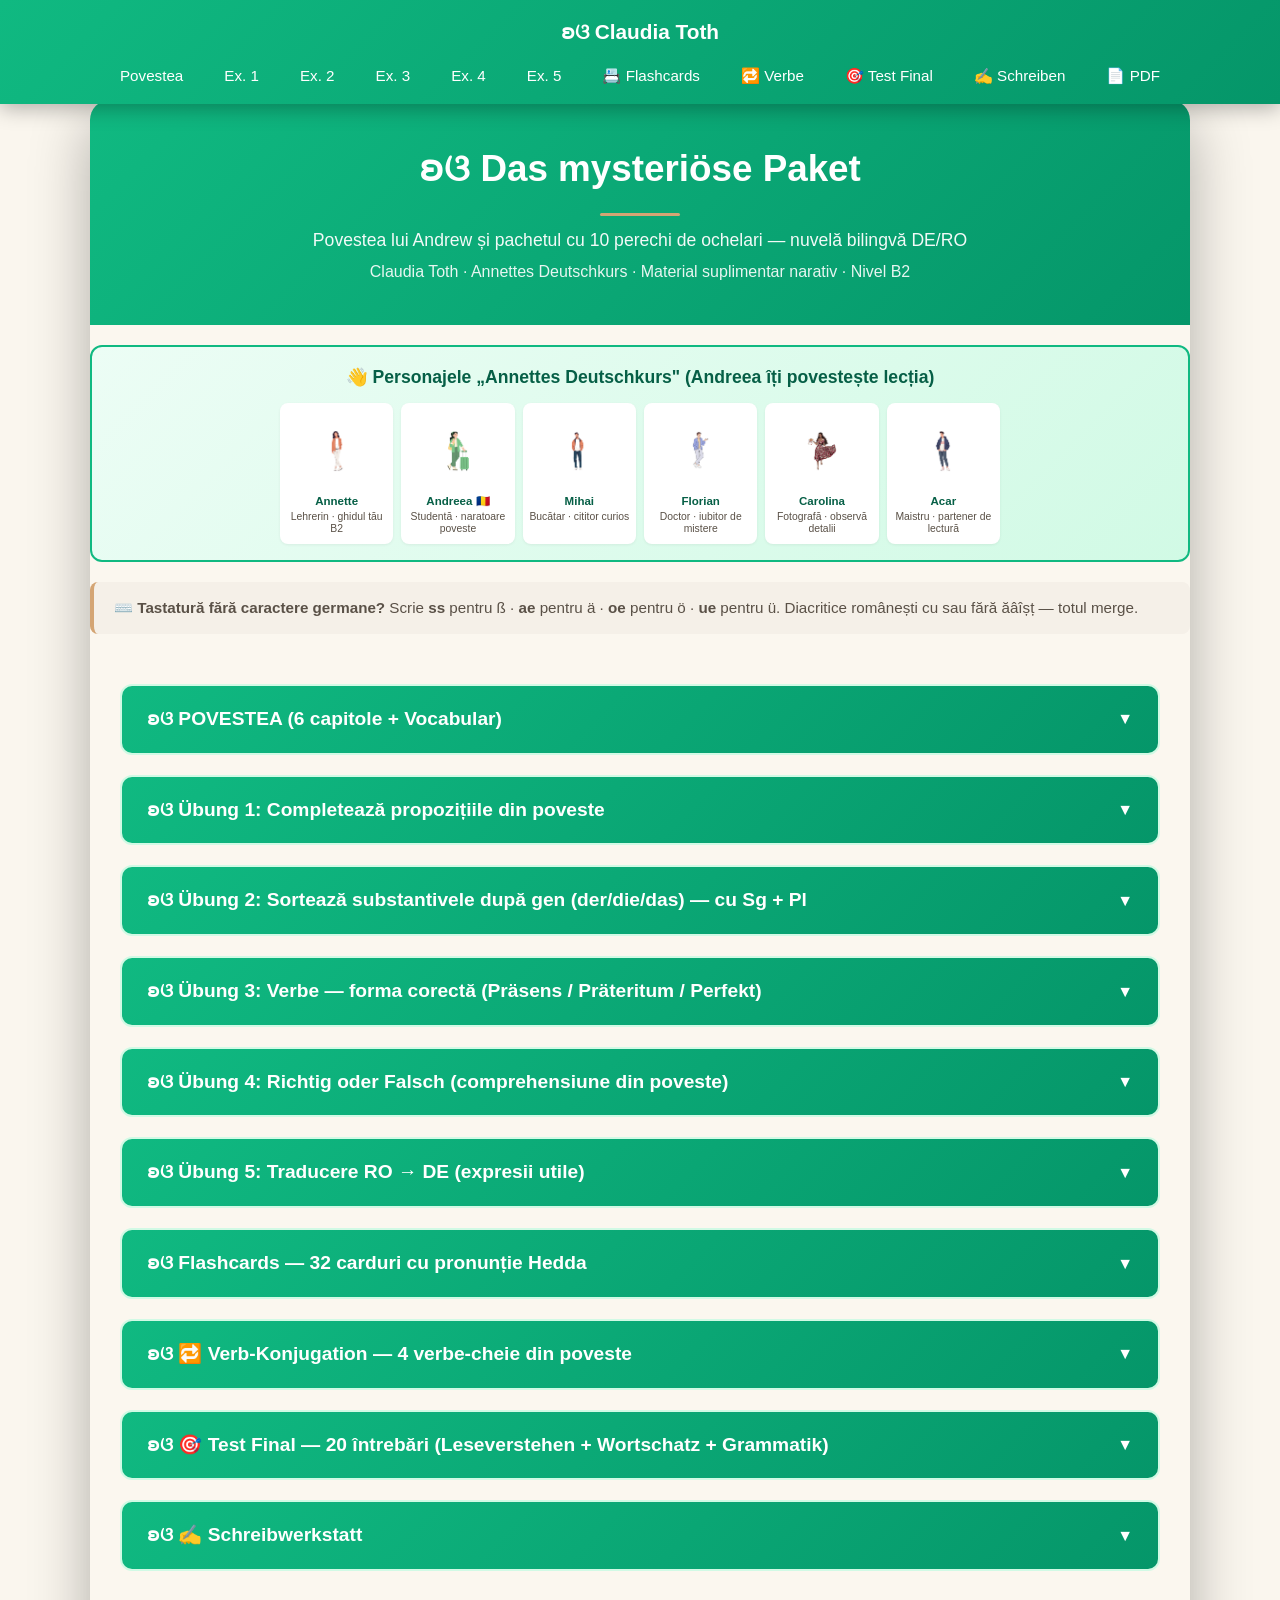
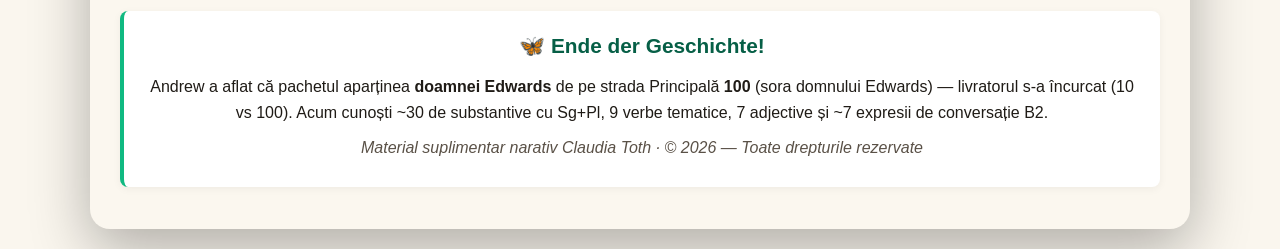
<file: index.html>
<!DOCTYPE html>
<html lang="ro">
<head>
    <meta name="robots" content="noindex, nofollow" />
    <meta charset="UTF-8">
    <meta name="viewport" content="width=device-width, initial-scale=1.0">
    <title>Das mysteriöse Paket — Povestea lui Andrew · Claudia Toth · Annettes Deutschkurs</title>
    <meta name="description" content="Das mysteriöse Paket — nuvelă bilingvă DE/RO nivel B2: povestea lui Andrew (10 ani) care primește un pachet misterios cu 10 perechi de ochelari. 6 capitole + vocabular tematic + 5 exerciții + 32 flashcards + test final 20 întrebări · Claudia Toth.">
    <meta property="og:title" content="Das mysteriöse Paket · Claudia Toth · B2">
    <meta property="og:description" content="Nuvelă bilingvă cu povestea lui Andrew și pachetul cu 10 perechi de ochelari — Annettes Deutschkurs B2.">
    <meta property="og:type" content="website">
    <meta property="og:locale" content="ro_RO">
    <link rel="stylesheet" href="styles.css">
</head>
<body>
    <nav class="navbar">
        <a href="#top" class="navbar-logo">ʚଓ Claudia Toth</a>
        <ul class="navbar-menu">
            <li><a href="#teorie" onclick="openSection(0)">Povestea</a></li>
            <li><a href="#ex1" onclick="openSection(1)">Ex. 1</a></li>
            <li><a href="#ex2" onclick="openSection(2)">Ex. 2</a></li>
            <li><a href="#ex3" onclick="openSection(3)">Ex. 3</a></li>
            <li><a href="#ex4" onclick="openSection(4)">Ex. 4</a></li>
            <li><a href="#ex5" onclick="openSection(5)">Ex. 5</a></li>
            <li><a href="#flashcards" onclick="openSection(6)">📇 Flashcards</a></li>
            <li><a href="#verbe" onclick="openSection(7)">🔁 Verbe</a></li>
            <li><a href="#final-test" onclick="openSection(8)">🎯 Test Final</a></li>
            <li><a href="#schreibwerkstatt" onclick="openSection(9)">✍️ Schreiben</a></li>
            <li><a href="das-mysterioese-paket.pdf" download>📄 PDF</a></li>
        </ul>
    </nav>

    <div class="container" id="top">
        <div class="header">
            <h1>ʚଓ Das mysteriöse Paket</h1>
            <p class="subtitle">Povestea lui Andrew și pachetul cu 10 perechi de ochelari — nuvelă bilingvă DE/RO</p>
            <p>Claudia Toth · Annettes Deutschkurs · Material suplimentar narativ · Nivel B2</p>
        </div>

        <div class="cast-banner">
            <h4>👋 Personajele „Annettes Deutschkurs" (Andreea îți povestește lecția)</h4>
            <div class="cast-grid">
                <div class="cast-card"><img src="images/annette.png" alt="Annette"><div class="name">Annette</div><div class="detail">Lehrerin · ghidul tău B2</div></div>
                <div class="cast-card"><img src="images/andreea.png" alt="Andreea"><div class="name">Andreea 🇷🇴</div><div class="detail">Studentă · naratoare poveste</div></div>
                <div class="cast-card"><img src="images/mihai.png" alt="Mihai"><div class="name">Mihai</div><div class="detail">Bucătar · cititor curios</div></div>
                <div class="cast-card"><img src="images/florian.png" alt="Florian"><div class="name">Florian</div><div class="detail">Doctor · iubitor de mistere</div></div>
                <div class="cast-card"><img src="images/carolina.png" alt="Carolina"><div class="name">Carolina</div><div class="detail">Fotografă · observă detalii</div></div>
                <div class="cast-card"><img src="images/acar.png" alt="Acar"><div class="name">Acar</div><div class="detail">Maistru · partener de lectură</div></div>
            </div>
        </div>

        <div style="background:#F5F0E8; border-left:4px solid #D4A574; padding:14px 20px; margin:20px 0; border-radius:8px;">
            <p style="margin:0; color:#5A5147; font-size:0.95rem;">⌨️ <strong>Tastatură fără caractere germane?</strong> Scrie <strong>ss</strong> pentru ß · <strong>ae</strong> pentru ä · <strong>oe</strong> pentru ö · <strong>ue</strong> pentru ü. Diacritice românești cu sau fără ăâîșț — totul merge.</p>
        </div>

        <div class="content">
            <div class="section" id="teorie">
                <div class="section-header" onclick="toggleMainSection(0)"><h3>ʚଓ POVESTEA (6 capitole + Vocabular)</h3><span class="arrow">▼</span></div>
                <div class="section-content" id="main-section-0"><div id="theory-container"></div></div>
            </div>

            <div class="section" id="ex1">
                <div class="section-header" onclick="toggleMainSection(1)"><h3>ʚଓ Übung 1: Completează propozițiile din poveste</h3><span class="arrow">▼</span></div>
                <div class="section-content" id="main-section-1">
                    <div id="ex1-container"></div>
                    <div class="btn-container">
                        <button class="btn btn-check" onclick="checkExercise(1)">✓ Verifica</button>
                        <button class="btn btn-reset" onclick="resetExercise(1)">↻ Reseteaza</button>
                    </div>
                    <div class="score" id="score-1"></div>
                </div>
            </div>
            <div class="section" id="ex2">
                <div class="section-header" onclick="toggleMainSection(2)"><h3>ʚଓ Übung 2: Sortează substantivele după gen (der/die/das) — cu Sg + Pl</h3><span class="arrow">▼</span></div>
                <div class="section-content" id="main-section-2">
                    <div id="ex2-container"></div>
                    <div class="btn-container">
                        <button class="btn btn-check" onclick="checkExercise(2)">✓ Verifica</button>
                        <button class="btn btn-reset" onclick="resetExercise(2)">↻ Reseteaza</button>
                    </div>
                    <div class="score" id="score-2"></div>
                </div>
            </div>
            <div class="section" id="ex3">
                <div class="section-header" onclick="toggleMainSection(3)"><h3>ʚଓ Übung 3: Verbe — forma corectă (Präsens / Präteritum / Perfekt)</h3><span class="arrow">▼</span></div>
                <div class="section-content" id="main-section-3">
                    <div id="ex3-container"></div>
                    <div class="btn-container">
                        <button class="btn btn-check" onclick="checkExercise(3)">✓ Verifica</button>
                        <button class="btn btn-reset" onclick="resetExercise(3)">↻ Reseteaza</button>
                    </div>
                    <div class="score" id="score-3"></div>
                </div>
            </div>
            <div class="section" id="ex4">
                <div class="section-header" onclick="toggleMainSection(4)"><h3>ʚଓ Übung 4: Richtig oder Falsch (comprehensiune din poveste)</h3><span class="arrow">▼</span></div>
                <div class="section-content" id="main-section-4">
                    <div id="ex4-container"></div>
                    <div class="btn-container">
                        <button class="btn btn-check" onclick="checkExercise(4)">✓ Verifica</button>
                        <button class="btn btn-reset" onclick="resetExercise(4)">↻ Reseteaza</button>
                    </div>
                    <div class="score" id="score-4"></div>
                </div>
            </div>
            <div class="section" id="ex5">
                <div class="section-header" onclick="toggleMainSection(5)"><h3>ʚଓ Übung 5: Traducere RO → DE (expresii utile)</h3><span class="arrow">▼</span></div>
                <div class="section-content" id="main-section-5">
                    <div id="ex5-container"></div>
                    <div class="btn-container">
                        <button class="btn btn-check" onclick="checkExercise(5)">✓ Verifica</button>
                        <button class="btn btn-reset" onclick="resetExercise(5)">↻ Reseteaza</button>
                    </div>
                    <div class="score" id="score-5"></div>
                </div>
            </div>

            <div class="section" id="flashcards">
                <div class="section-header" onclick="toggleMainSection(6)"><h3>ʚଓ Flashcards — 32 carduri cu pronunție Hedda</h3><span class="arrow">▼</span></div>
                <div class="section-content" id="main-section-6"><div id="flashcards-container"></div></div>
            </div>

            <div class="section" id="verbe">
                <div class="section-header" onclick="toggleMainSection(7)"><h3>ʚଓ 🔁 Verb-Konjugation — 4 verbe-cheie din poveste</h3><span class="arrow">▼</span></div>
                <div class="section-content" id="main-section-7"><div id="verbs-container"></div></div>
            </div>

            <div class="section" id="final-test">
                <div class="section-header" onclick="toggleMainSection(8)"><h3>ʚଓ 🎯 Test Final — 20 întrebări (Leseverstehen + Wortschatz + Grammatik)</h3><span class="arrow">▼</span></div>
                <div class="section-content" id="main-section-8"><div id="final-test-container"></div></div>
            </div>

            <div class="section" id="schreibwerkstatt">
                <div class="section-header" onclick="toggleMainSection(9)">
                    <h3>ʚଓ ✍️ Schreibwerkstatt</h3>
                    <span class="arrow">▼</span>
                </div>
                <div class="section-content" id="main-section-9">
                    <div class="theory-box" style="background:linear-gradient(135deg,#ecfdf5 0%,#d1fae5 100%); border-left:4px solid #10B981;">
                        <h4 style="color:#065f46;">✍️ Tema ta de scriere</h4>
                        <p>Ca în povestea lui Andrew, scrie o scurtă întâmplare (<strong>8–10 propoziții</strong>) despre <strong>o încurcătură</strong> — un pachet, o scrisoare sau un colet primit din greșeală. Scrie la <strong>Präteritum</strong> (timpul povestirii) și folosește măcar 3 dintre verbele lecției: <em>klingeln, öffnen, gehören, finden</em>.</p>
                    </div>
                    <div class="theory-box" style="background:#FBF7EF;">
                        <h4>💡 Întrebări care te ajută să începi</h4>
                        <ul style="margin:6px 0 0 18px; line-height:1.8;">
                            <li><strong>Wann hat es geklingelt?</strong> (Când a sunat la ușă? — klingeln)</li>
                            <li><strong>Was hast du geöffnet — ein Paket, einen Brief?</strong> (Ce ai deschis — un pachet, o scrisoare? — öffnen)</li>
                            <li><strong>Wem gehörte es wirklich?</strong> (Cui aparținea de fapt? — gehören + Dativ)</li>
                            <li><strong>Wie hast du den richtigen Besitzer gefunden?</strong> (Cum ai găsit adevăratul proprietar? — finden)</li>
                        </ul>
                    </div>
                    <div class="theory-box" style="background:#F5F0E8; border-left:4px solid #D4A574;">
                        <h4>📝 Un model, ca să-ți fie mai ușor</h4>
                        <p style="color:#065f46;"><em>Eines Morgens klingelte es an meiner Tür. Ein Bote stand da und gab mir ein großes Paket. Ich war überrascht, denn ich hatte nichts bestellt. Neugierig öffnete ich das Paket und fand darin zehn Bücher. Auf dem Etikett stand ein fremder Name. Das Paket gehörte gar nicht mir, sondern meiner Nachbarin. Ich brachte es ihr zurück, und sie freute sich sehr.</em></p>
                        <p style="color:#5A5147; font-style:italic;">(Într-o dimineață a sunat la ușa mea. Un curier stătea acolo și mi-a dat un pachet mare. Am fost surprins, căci nu comandasem nimic. Curios, am deschis pachetul și am găsit înăuntru zece cărți. Pe etichetă era un nume necunoscut. Pachetul nu îmi aparținea mie, ci vecinei mele. I l-am dus înapoi, iar ea s-a bucurat mult.)</p>
                    </div>
                    <div style="text-align:center; margin-top:22px;">
                        <p style="color:#047857; margin-bottom:14px; font-size:1rem;">Când ești gata, trimite-mi textul tău. Îl citesc personal și îți răspund pe email cu corectările. 🦋</p>
                        <a href="https://forms.gle/AiZef2swTSSiBbaq6" target="_blank" rel="noopener noreferrer" style="display:inline-block; background:#10B981; color:white; padding:14px 32px; border-radius:10px; text-decoration:none; font-weight:bold; font-size:1.05rem; box-shadow:0 2px 6px rgba(16,185,129,0.3);">✍️ Trimite textul Claudiei →</a>
                        <p style="color:#5A5147; font-size:0.78rem; margin-top:12px; font-style:italic;">ʚଓ Nu uita să-ți treci adresa de email în formular</p>
                    </div>
                </div>
            </div>

            <div class="theory-box" style="text-align: center; margin-top: 40px;">
                <p style="font-size: 1.3rem; font-weight: bold; color: #065f46;">🦋 Ende der Geschichte!</p>
                <p style="margin-top: 12px;">Andrew a aflat că pachetul aparținea <strong>doamnei Edwards</strong> de pe strada Principală <strong>100</strong> (sora domnului Edwards) — livratorul s-a încurcat (10 vs 100). Acum cunoști ~30 de substantive cu Sg+Pl, 9 verbe tematice, 7 adjective și ~7 expresii de conversație B2.</p>
                <p style="margin-top: 10px; font-style: italic; color: #5A5147;">Material suplimentar narativ Claudia Toth · © 2026 — Toate drepturile rezervate</p>
            </div>
        </div>
    </div>

    <script src="theory.js"></script>
    <script src="exercises.js"></script>
    <script src="flashcards.js"></script>
    <script src="verbs.js"></script>
    <script src="final-test.js"></script>
    <script src="main.js"></script>
</body>
</html>
</file>
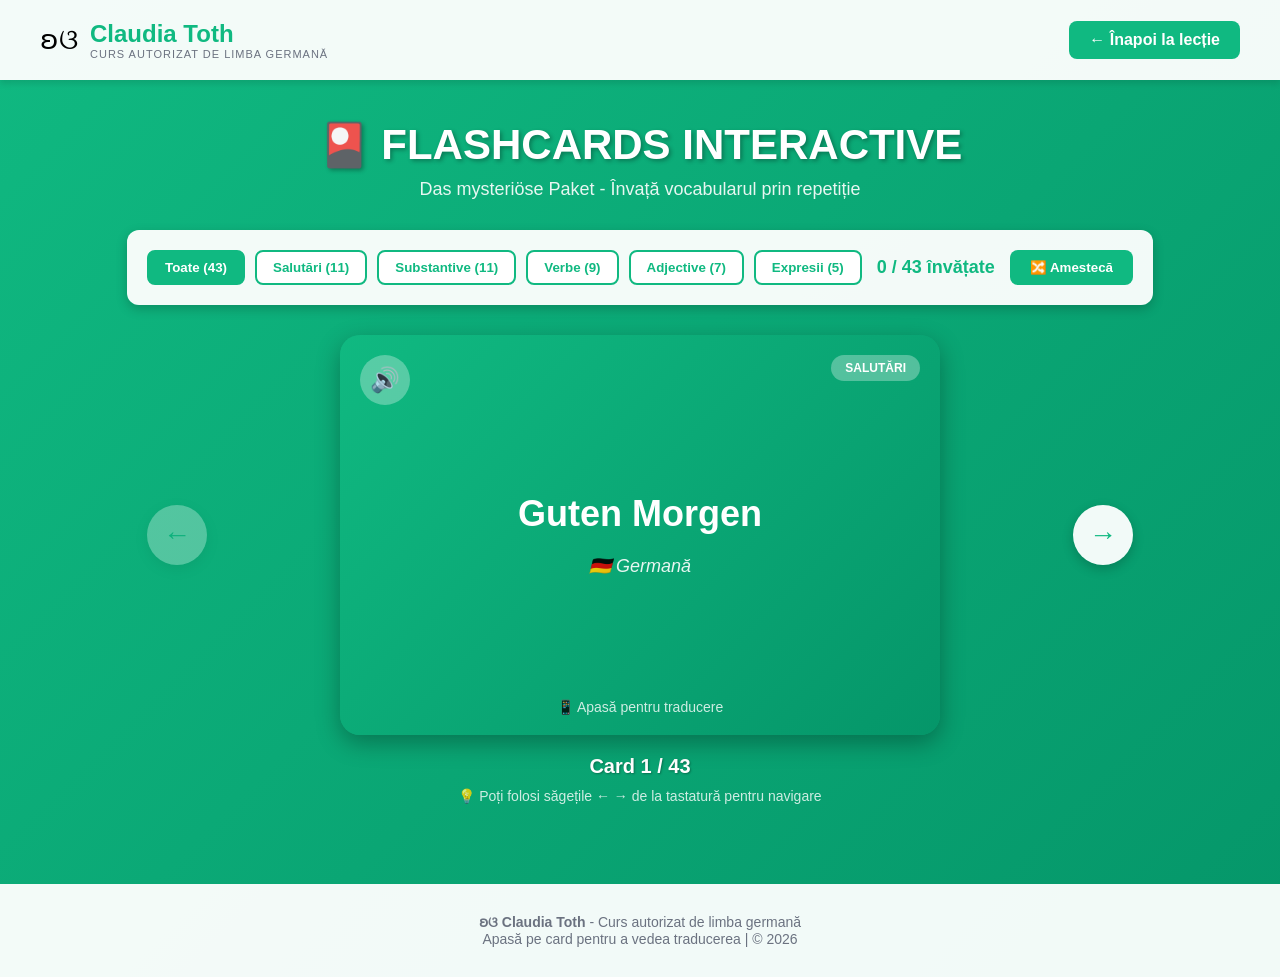
<file: flashcards (2).html>
<!DOCTYPE html>
<html lang="ro">
<head>
    <meta charset="UTF-8">
    <meta name="viewport" content="width=device-width, initial-scale=1.0">
    <meta name="robots" content="noindex, nofollow">
    <title>Flashcards - Das mysteriöse Paket | Claudia Toth</title>
    
    <style>
        * { margin: 0; padding: 0; box-sizing: border-box; }
        body { 
            font-family: 'Segoe UI', Tahoma, Geneva, Verdana, sans-serif; 
            background: linear-gradient(135deg, #10b981 0%, #059669 100%);
            min-height: 100vh;
            display: flex;
            flex-direction: column;
        }
        
        .header { 
            background: rgba(255, 255, 255, 0.95); 
            padding: 20px; 
            box-shadow: 0 4px 6px rgba(0, 0, 0, 0.1); 
        }
        .header-content { 
            max-width: 1200px; 
            margin: 0 auto; 
            display: flex; 
            justify-content: space-between; 
            align-items: center; 
        }
        .logo { display: flex; align-items: center; gap: 12px; }
        .logo-icon { font-size: 28px; }
        .logo-text h1 { font-size: 24px; font-weight: bold; margin: 0; color: #10b981; }
        .logo-text p { 
            font-size: 11px; 
            text-transform: uppercase; 
            letter-spacing: 1px; 
            margin: 0; 
            color: #6b7280;
        }
        
        .back-btn {
            background: #10b981;
            color: white;
            padding: 10px 20px;
            border-radius: 8px;
            text-decoration: none;
            font-weight: bold;
            transition: all 0.3s;
            display: inline-flex;
            align-items: center;
            gap: 8px;
        }
        .back-btn:hover { background: #059669; transform: translateY(-2px); }
        
        .container { 
            max-width: 1400px; 
            margin: 0 auto; 
            padding: 40px 20px; 
            flex: 1;
            display: flex;
            flex-direction: column;
        }
        
        .title-section {
            text-align: center;
            margin-bottom: 30px;
            color: white;
        }
        .title-section h1 { font-size: 42px; margin-bottom: 10px; text-shadow: 2px 2px 4px rgba(0,0,0,0.3); }
        .title-section p { font-size: 18px; opacity: 0.9; }
        
        .controls {
            background: rgba(255, 255, 255, 0.95);
            padding: 20px;
            border-radius: 12px;
            margin-bottom: 30px;
            box-shadow: 0 4px 12px rgba(0, 0, 0, 0.2);
            display: flex;
            justify-content: space-between;
            align-items: center;
            flex-wrap: wrap;
            gap: 15px;
        }
        
        .category-filter {
            display: flex;
            gap: 10px;
            flex-wrap: wrap;
        }
        .filter-btn {
            padding: 8px 16px;
            border: 2px solid #10b981;
            background: white;
            color: #10b981;
            border-radius: 8px;
            cursor: pointer;
            font-weight: bold;
            transition: all 0.3s;
        }
        .filter-btn:hover, .filter-btn.active {
            background: #10b981;
            color: white;
        }
        
        .progress-info {
            font-weight: bold;
            color: #10b981;
            font-size: 18px;
        }
        
        .shuffle-btn {
            background: #10b981;
            color: white;
            border: none;
            padding: 10px 20px;
            border-radius: 8px;
            cursor: pointer;
            font-weight: bold;
            transition: all 0.3s;
        }
        .shuffle-btn:hover { background: #059669; transform: translateY(-2px); }
        
        /* CAROUSEL LAYOUT */
        .carousel-container {
            flex: 1;
            display: flex;
            align-items: center;
            justify-content: center;
            position: relative;
            min-height: 400px;
        }
        
        .flashcard-single {
            perspective: 1000px;
            width: 100%;
            max-width: 600px;
            height: 400px;
            cursor: pointer;
        }
        
        .flashcard-inner {
            position: relative;
            width: 100%;
            height: 100%;
            text-align: center;
            transition: transform 0.6s;
            transform-style: preserve-3d;
        }
        
        .flashcard-single.flipped .flashcard-inner {
            transform: rotateY(180deg);
        }
        
        .flashcard-front, .flashcard-back {
            position: absolute;
            width: 100%;
            height: 100%;
            backface-visibility: hidden;
            display: flex;
            flex-direction: column;
            align-items: center;
            justify-content: center;
            padding: 40px;
            border-radius: 20px;
            box-shadow: 0 8px 24px rgba(0, 0, 0, 0.3);
        }
        
        .flashcard-front {
            background: linear-gradient(135deg, #10b981 0%, #059669 100%);
            color: white;
        }
        
        .flashcard-back {
            background: linear-gradient(135deg, #059669 0%, #047857 100%);
            color: white;
            transform: rotateY(180deg);
        }
        
        .audio-btn-card {
            position: absolute;
            top: 20px;
            left: 20px;
            background: rgba(255, 255, 255, 0.3);
            border: none;
            width: 50px;
            height: 50px;
            border-radius: 50%;
            cursor: pointer;
            font-size: 24px;
            display: flex;
            align-items: center;
            justify-content: center;
            transition: all 0.3s;
            z-index: 10;
        }
        .audio-btn-card:hover {
            background: rgba(255, 255, 255, 0.5);
            transform: scale(1.1);
        }
        
        .flashcard-category {
            position: absolute;
            top: 20px;
            right: 20px;
            background: rgba(255, 255, 255, 0.3);
            padding: 6px 14px;
            border-radius: 20px;
            font-size: 12px;
            font-weight: bold;
            text-transform: uppercase;
        }
        
        .flashcard-text {
            font-size: 36px;
            font-weight: bold;
            margin-bottom: 20px;
        }
        
        .flashcard-hint {
            font-size: 18px;
            opacity: 0.9;
            font-style: italic;
        }
        
        .flashcard-translation {
            font-size: 32px;
            font-weight: bold;
            margin-bottom: 20px;
        }
        
        .flashcard-note {
            font-size: 16px;
            opacity: 0.9;
            margin-top: 20px;
            font-style: italic;
        }
        
        .flip-instruction {
            position: absolute;
            bottom: 20px;
            font-size: 14px;
            opacity: 0.8;
        }
        
        /* NAVIGATION BUTTONS */
        .nav-btn {
            position: absolute;
            top: 50%;
            transform: translateY(-50%);
            background: rgba(255, 255, 255, 0.95);
            border: none;
            width: 60px;
            height: 60px;
            border-radius: 50%;
            cursor: pointer;
            font-size: 28px;
            display: flex;
            align-items: center;
            justify-content: center;
            transition: all 0.3s;
            box-shadow: 0 4px 12px rgba(0, 0, 0, 0.2);
            z-index: 10;
            color: #10b981;
            font-weight: bold;
        }
        .nav-btn:hover {
            background: #10b981;
            color: white;
            transform: translateY(-50%) scale(1.1);
        }
        .nav-btn:disabled {
            opacity: 0.3;
            cursor: not-allowed;
        }
        .nav-btn:disabled:hover {
            background: rgba(255, 255, 255, 0.95);
            color: #10b981;
            transform: translateY(-50%);
        }
        
        .nav-btn-prev { left: 20px; }
        .nav-btn-next { right: 20px; }
        
        .card-counter {
            text-align: center;
            color: white;
            font-size: 20px;
            font-weight: bold;
            margin-top: 20px;
            text-shadow: 1px 1px 2px rgba(0,0,0,0.3);
        }
        
        .keyboard-hint {
            text-align: center;
            color: rgba(255, 255, 255, 0.8);
            font-size: 14px;
            margin-top: 10px;
        }
        
        .footer {
            background: rgba(255, 255, 255, 0.95);
            padding: 30px 20px;
            text-align: center;
            margin-top: 40px;
        }
        .footer p { color: #6b7280; font-size: 14px; }
        
        @media (max-width: 768px) {
            .title-section h1 { font-size: 32px; }
            .controls { flex-direction: column; }
            .flashcard-single { max-width: 90%; height: 350px; }
            .flashcard-text { font-size: 28px; }
            .flashcard-translation { font-size: 26px; }
            .nav-btn { width: 50px; height: 50px; font-size: 24px; }
            .nav-btn-prev { left: 10px; }
            .nav-btn-next { right: 10px; }
        }
    </style>
</head>
<body>
    <div class="header">
        <div class="header-content">
            <div class="logo">
                <span class="logo-icon">ʚଓ</span>
                <div class="logo-text">
                    <h1>Claudia Toth</h1>
                    <p>Curs autorizat de limba germană</p>
                </div>
            </div>
            <a href="index.html" class="back-btn">← Înapoi la lecție</a>
        </div>
    </div>
    
    <div class="container">
        <div class="title-section">
            <h1>🎴 FLASHCARDS INTERACTIVE</h1>
            <p>Das mysteriöse Paket - Învață vocabularul prin repetiție</p>
        </div>
        
        <div class="controls">
            <div class="category-filter">
                <button class="filter-btn active" onclick="filterCards('all')">Toate (43)</button>
                <button class="filter-btn" onclick="filterCards('saluturi')">Salutări (11)</button>
                <button class="filter-btn" onclick="filterCards('substantive')">Substantive (11)</button>
                <button class="filter-btn" onclick="filterCards('verbe')">Verbe (9)</button>
                <button class="filter-btn" onclick="filterCards('adjective')">Adjective (7)</button>
                <button class="filter-btn" onclick="filterCards('expresii')">Expresii (5)</button>
            </div>
            <div class="progress-info" id="progressInfo">0 / 43 învățate</div>
            <button class="shuffle-btn" onclick="shuffleCards()">🔀 Amestecă</button>
        </div>
        
        <div class="carousel-container">
            <button class="nav-btn nav-btn-prev" id="prevBtn" onclick="previousCard()">←</button>
            
            <div class="flashcard-single" id="flashcard" onclick="flipCard()">
                <div class="flashcard-inner">
                    <div class="flashcard-front">
                        <button class="audio-btn-card" onclick="event.stopPropagation(); speakCurrentCard()">🔊</button>
                        <div class="flashcard-category" id="categoryFront"></div>
                        <div class="flashcard-text" id="germanText"></div>
                        <div class="flashcard-hint">🇩🇪 Germană</div>
                        <div class="flip-instruction">📱 Apasă pentru traducere</div>
                    </div>
                    <div class="flashcard-back">
                        <div class="flashcard-category" id="categoryBack"></div>
                        <div class="flashcard-translation" id="romanianText"></div>
                        <div class="flashcard-hint">🇷🇴 Română</div>
                        <div class="flashcard-note" id="noteText"></div>
                        <div class="flip-instruction">📱 Apasă din nou</div>
                    </div>
                </div>
            </div>
            
            <button class="nav-btn nav-btn-next" id="nextBtn" onclick="nextCard()">→</button>
        </div>
        
        <div class="card-counter" id="cardCounter">Card 1 / 43</div>
        <div class="keyboard-hint">💡 Poți folosi săgețile ← → de la tastatură pentru navigare</div>
    </div>
    
    <div class="footer">
        <p><strong>ʚଓ Claudia Toth</strong> - Curs autorizat de limba germană</p>
        <p>Apasă pe card pentru a vedea traducerea | © 2026</p>
    </div>
    
    <script>
        const flashcardsData = [
            // SALUTĂRI (11)
            {category: 'saluturi', german: 'Guten Morgen', romanian: 'Bună dimineața', note: 'salut formal de dimineață'},
            {category: 'saluturi', german: 'Hallo / Hi', romanian: 'Bună / Salut', note: 'salut informal'},
            {category: 'saluturi', german: 'Tschüss', romanian: 'Pa / La revedere', note: 'rămas bun informal'},
            {category: 'saluturi', german: 'Wie geht es dir?', romanian: 'Ce mai faci?', note: 'întrebare standard'},
            {category: 'saluturi', german: 'Und Ihnen?', romanian: 'Și dumneavoastră?', note: 'forma de politeță'},
            {category: 'saluturi', german: 'Vielen Dank', romanian: 'Mulțumesc mult', note: 'mulțumire accentuată'},
            {category: 'saluturi', german: 'Schön, dich kennenzulernen', romanian: 'Încântat să te cunosc', note: 'la întâlnirea cuiva'},
            {category: 'saluturi', german: 'Freut mich auch', romanian: 'Îmi face plăcere', note: 'răspuns la salut'},
            {category: 'saluturi', german: 'Was ist los?', romanian: 'Ce se întâmplă?', note: 'întrebare informală'},
            {category: 'saluturi', german: 'Was gibt es Neues?', romanian: 'Ce mai e nou?', note: 'conversație casual'},
            {category: 'saluturi', german: 'Schön, dich zu sehen', romanian: 'Mă bucur să te văd', note: 'bucurie la revedere'},
            
            // SUBSTANTIVE (11)
            {category: 'substantive', german: 'die Tür', romanian: 'ușa', note: 'feminin'},
            {category: 'substantive', german: 'die Türklingel', romanian: 'soneria', note: 'Tür + klingeln'},
            {category: 'substantive', german: 'der Bote / der Lieferant', romanian: 'curierul, livratorul', note: 'masculin'},
            {category: 'substantive', german: 'das Paket', romanian: 'pachetul', note: 'neutru'},
            {category: 'substantive', german: 'die Schachtel', romanian: 'cutia', note: 'feminin'},
            {category: 'substantive', german: 'die Brille', romanian: 'ochelarii', note: 'SINGULAR în germană!'},
            {category: 'substantive', german: 'das Gebäude', romanian: 'clădirea', note: 'neutru'},
            {category: 'substantive', german: 'die Wohnung', romanian: 'apartamentul', note: 'feminin'},
            {category: 'substantive', german: 'der Nachbar', romanian: 'vecinul', note: 'masculin'},
            {category: 'substantive', german: 'die Treppe', romanian: 'scara', note: 'feminin'},
            {category: 'substantive', german: 'die Etage / der Stock', romanian: 'etajul', note: 'fem./masc.'},
            
            // VERBE (9)
            {category: 'verbe', german: 'klingeln', romanian: 'a suna (la sonerie)', note: 'verb regulat'},
            {category: 'verbe', german: 'öffnen', romanian: 'a deschide', note: 'regulat'},
            {category: 'verbe', german: 'schließen', romanian: 'a închide', note: 'antonim: öffnen'},
            {category: 'verbe', german: 'klopfen', romanian: 'a bate (la ușă)', note: 'regulat'},
            {category: 'verbe', german: 'gehören + Dativ', romanian: 'a aparține', note: 'Wem gehört das?'},
            {category: 'verbe', german: 'tragen (trägt)', romanian: 'a purta, a duce', note: 'verb tare'},
            {category: 'verbe', german: 'sich freuen', romanian: 'a se bucura', note: 'verb reflexiv'},
            {category: 'verbe', german: 'laufen (läuft)', romanian: 'a alerga', note: 'verb tare'},
            {category: 'verbe', german: 'finden', romanian: 'a găsi', note: 'verb tare'},
            
            // ADJECTIVE (7)
            {category: 'adjective', german: 'seltsam', romanian: 'ciudat', note: 'Wie seltsam!'},
            {category: 'adjective', german: 'schüchtern', romanian: 'timid', note: 'Er ist schüchtern'},
            {category: 'adjective', german: 'enttäuscht', romanian: 'dezamăgit', note: 'partizipiu'},
            {category: 'adjective', german: 'verwirrt', romanian: 'confuz', note: 'partizipiu'},
            {category: 'adjective', german: 'blind', romanian: 'orb', note: 'Er ist blind'},
            {category: 'adjective', german: 'hübsch', romanian: 'drăguț', note: 'sehr hübsch'},
            {category: 'adjective', german: 'neu / alt', romanian: 'nou / vechi', note: 'antonime'},
            
            // EXPRESII (5)
            {category: 'expresii', german: 'Es klingelt', romanian: 'Sună (impersonal)', note: 'Es klingelt an der Tür'},
            {category: 'expresii', german: 'Wie seltsam!', romanian: 'Ce ciudat!', note: 'exclamație'},
            {category: 'expresii', german: 'Unmöglich!', romanian: 'Imposibil!', note: 'exclamație'},
            {category: 'expresii', german: 'Es tut mir leid', romanian: 'Îmi pare rău', note: 'scuză'},
            {category: 'expresii', german: 'zum Abschied winken', romanian: 'a face cu mâna la revedere', note: 'expresie'}
        ];
        
        let currentFilter = 'all';
        let filteredCards = [...flashcardsData];
        let currentIndex = 0;
        let learnedCards = new Set();
        
        // ========== TEXT-TO-SPEECH ==========
        function speakText(text) {
            if ('speechSynthesis' in window) {
                window.speechSynthesis.cancel();
                const utterance = new SpeechSynthesisUtterance(text);
                utterance.lang = 'de-DE';
                utterance.rate = 0.85;
                utterance.pitch = 1.0;
                utterance.volume = 1.0;
                window.speechSynthesis.speak(utterance);
            }
        }
        
        function speakCurrentCard() {
            const currentCard = filteredCards[currentIndex];
            if (currentCard) {
                speakText(currentCard.german);
            }
        }
        
        // ========== CARD DISPLAY ==========
        function displayCard() {
            const card = filteredCards[currentIndex];
            if (!card) return;
            
            document.getElementById('germanText').textContent = card.german;
            document.getElementById('romanianText').textContent = card.romanian;
            document.getElementById('noteText').textContent = card.note ? `💡 ${card.note}` : '';
            document.getElementById('categoryFront').textContent = getCategoryName(card.category);
            document.getElementById('categoryBack').textContent = getCategoryName(card.category);
            
            // Reset flip
            document.getElementById('flashcard').classList.remove('flipped');
            
            // Update counter
            document.getElementById('cardCounter').textContent = `Card ${currentIndex + 1} / ${filteredCards.length}`;
            
            // Update navigation buttons
            document.getElementById('prevBtn').disabled = currentIndex === 0;
            document.getElementById('nextBtn').disabled = currentIndex === filteredCards.length - 1;
            
            updateProgress();
        }
        
        function getCategoryName(category) {
            const names = {
                'saluturi': 'Salutări',
                'substantive': 'Substantive',
                'verbe': 'Verbe',
                'adjective': 'Adjective',
                'expresii': 'Expresii'
            };
            return names[category] || category;
        }
        
        // ========== NAVIGATION ==========
        function nextCard() {
            if (currentIndex < filteredCards.length - 1) {
                learnedCards.add(currentIndex);
                currentIndex++;
                displayCard();
            }
        }
        
        function previousCard() {
            if (currentIndex > 0) {
                currentIndex--;
                displayCard();
            }
        }
        
        function flipCard() {
            document.getElementById('flashcard').classList.toggle('flipped');
            learnedCards.add(currentIndex);
            updateProgress();
        }
        
        // ========== FILTERING ==========
        function filterCards(category) {
            currentFilter = category;
            currentIndex = 0;
            
            document.querySelectorAll('.filter-btn').forEach(btn => {
                btn.classList.remove('active');
            });
            event.target.classList.add('active');
            
            filteredCards = category === 'all' 
                ? [...flashcardsData]
                : flashcardsData.filter(card => card.category === category);
            
            displayCard();
        }
        
        function shuffleCards() {
            filteredCards.sort(() => Math.random() - 0.5);
            currentIndex = 0;
            displayCard();
        }
        
        function updateProgress() {
            document.getElementById('progressInfo').textContent = `${learnedCards.size} / ${flashcardsData.length} învățate`;
        }
        
        // ========== KEYBOARD NAVIGATION ==========
        document.addEventListener('keydown', function(e) {
            if (e.key === 'ArrowLeft') {
                previousCard();
            } else if (e.key === 'ArrowRight') {
                nextCard();
            } else if (e.key === ' ') {
                e.preventDefault();
                flipCard();
            }
        });
        
        // Initialize
        displayCard();
    </script>
</body>
</html>
</file>
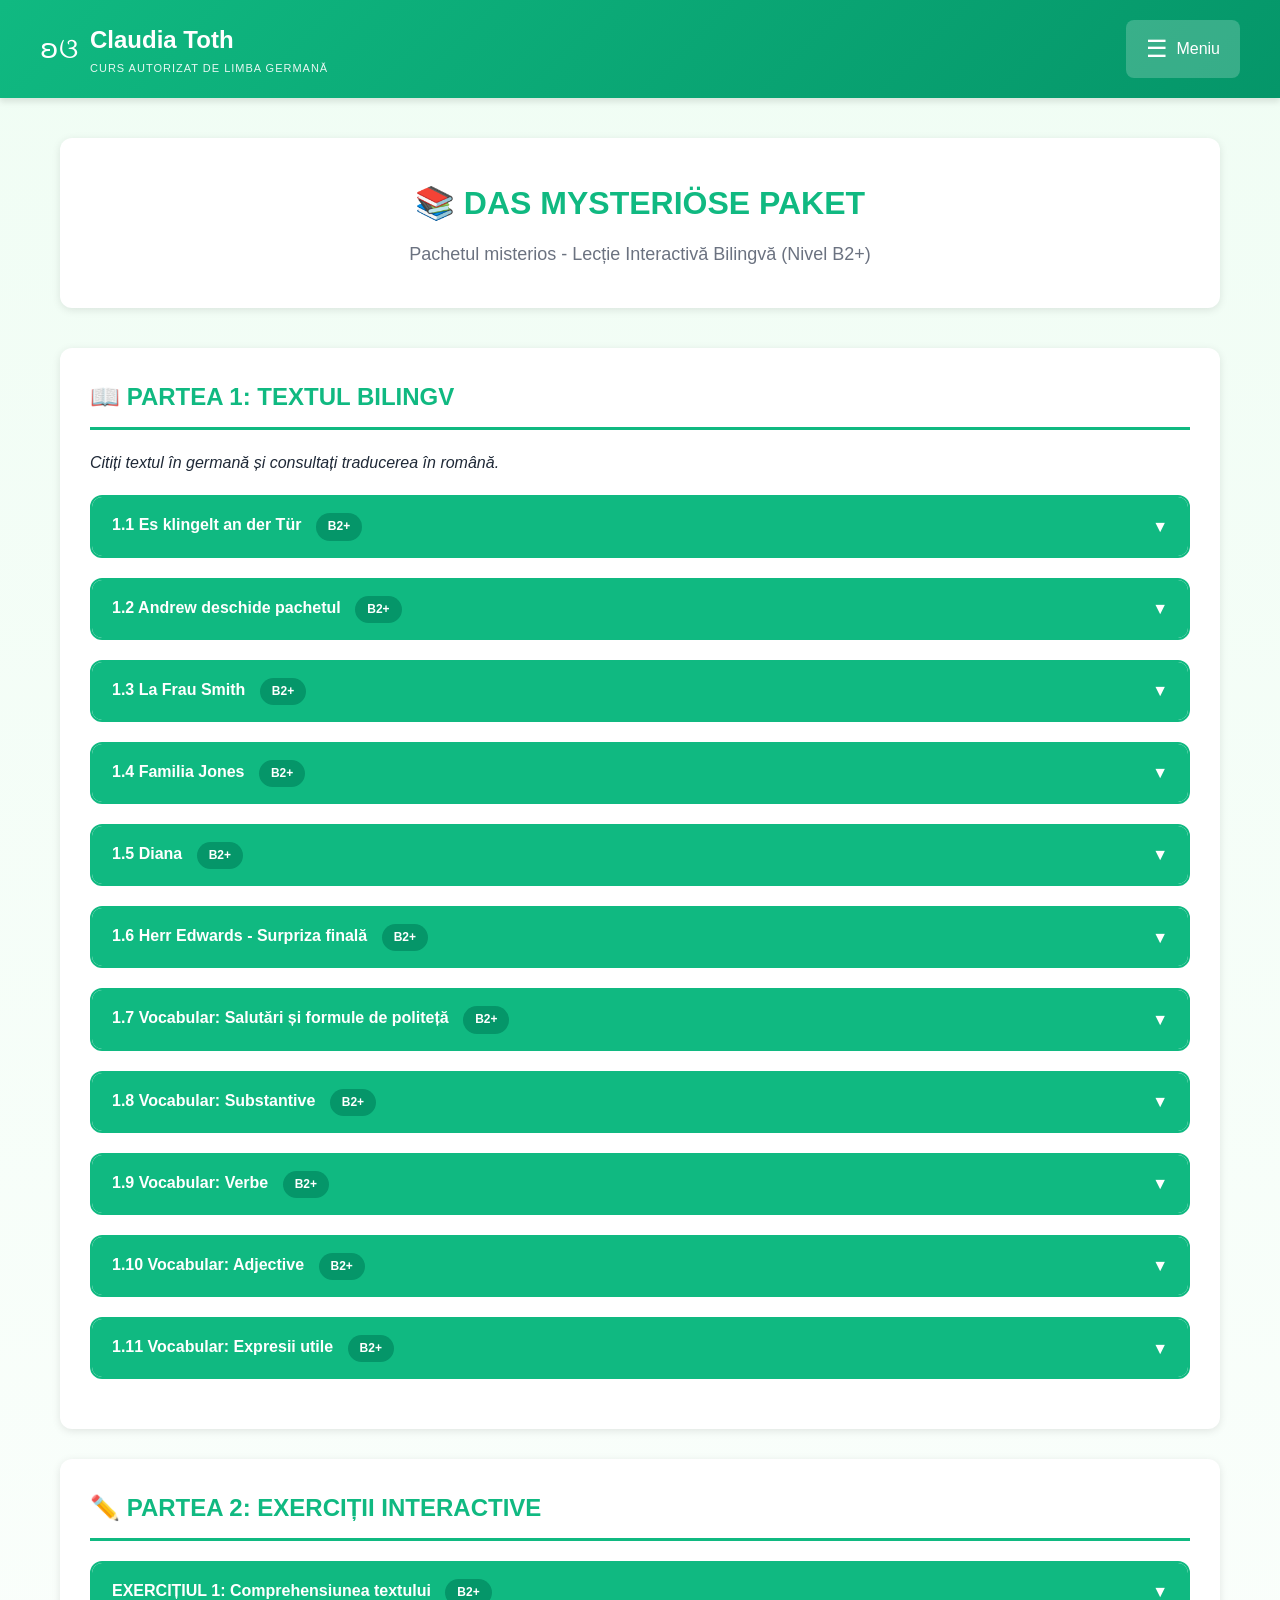
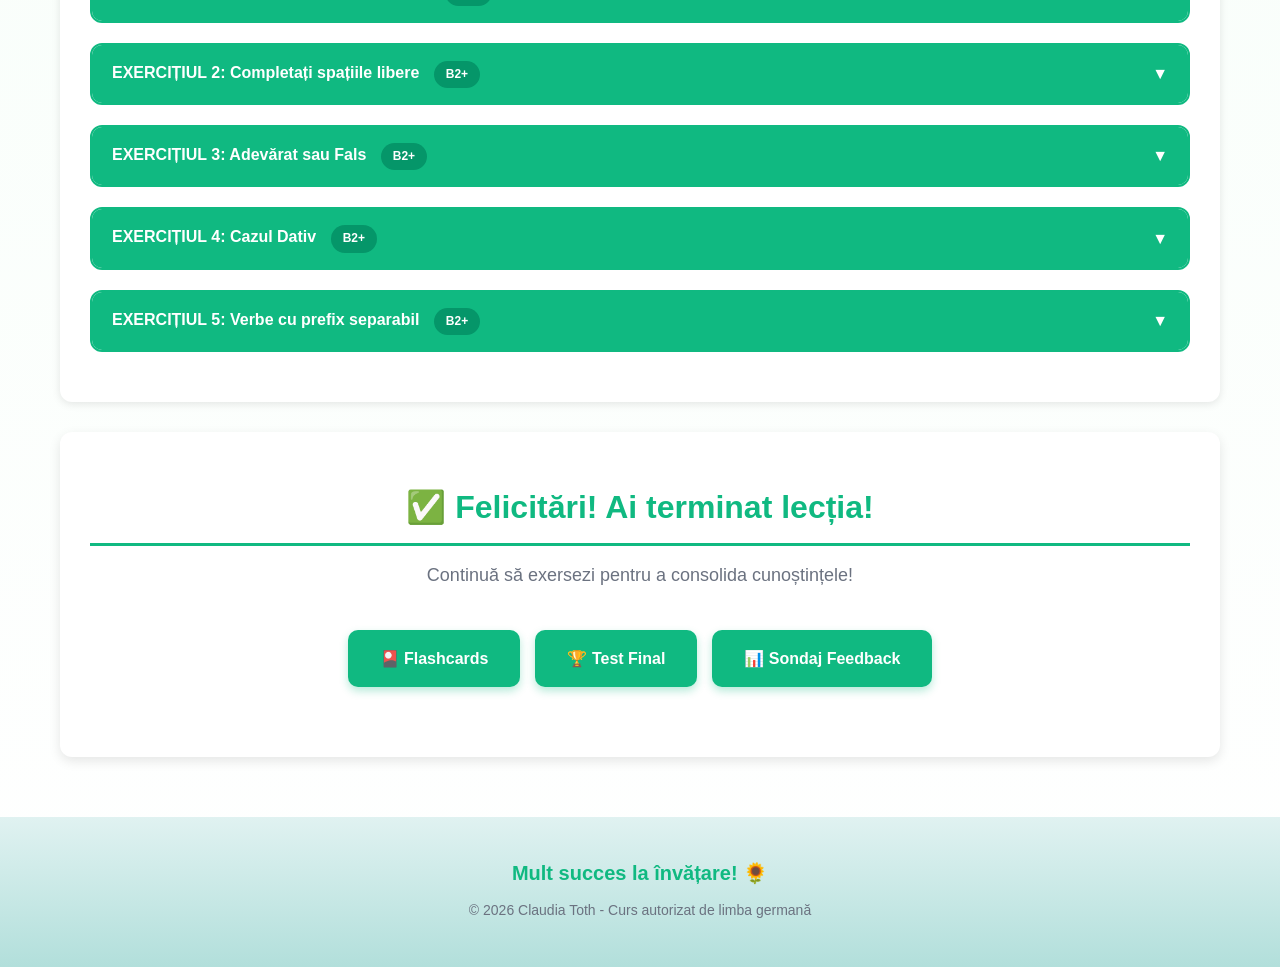
<file: index (7).html>
<!DOCTYPE html>
<html lang="ro">
<head>
    <meta charset="UTF-8">
    <meta name="viewport" content="width=device-width, initial-scale=1.0">
    <meta name="robots" content="noindex, nofollow">
    <title>Das mysteriöse Paket - Lecție Interactivă | Claudia Toth</title>
    
    <style>
        /* ========== RESET & BASICS ========== */
        * { margin: 0; padding: 0; box-sizing: border-box; }
        body { 
            font-family: 'Segoe UI', Tahoma, Geneva, Verdana, sans-serif; 
            line-height: 1.6; 
            color: #1f2937; 
            background: linear-gradient(to bottom, #f0fdf4, #ffffff); 
            min-height: 100vh; 
        }
        
        /* ========== HEADER STICKY ========== */
        .header { 
            background: linear-gradient(135deg, #10b981 0%, #059669 100%); 
            color: white; 
            padding: 20px; 
            box-shadow: 0 4px 6px rgba(0, 0, 0, 0.1); 
            position: sticky; 
            top: 0; 
            z-index: 1000; 
        }
        .header-content { 
            max-width: 1200px; 
            margin: 0 auto; 
            display: flex; 
            justify-content: space-between; 
            align-items: center; 
        }
        .logo { display: flex; align-items: center; gap: 12px; }
        .logo-icon { font-size: 28px; }
        .logo-text h1 { font-size: 24px; font-weight: bold; margin: 0; }
        .logo-text p { 
            font-size: 11px; 
            text-transform: uppercase; 
            letter-spacing: 1px; 
            margin: 0; 
            opacity: 0.9; 
        }
        
        /* ========== HAMBURGER MENU ========== */
        .hamburger-menu { 
            display: flex; 
            align-items: center; 
            gap: 8px; 
            cursor: pointer; 
            padding: 10px 20px; 
            background: rgba(255, 255, 255, 0.2); 
            border-radius: 8px; 
            transition: all 0.3s ease; 
        }
        .hamburger-menu:hover { background: rgba(255, 255, 255, 0.3); }
        
        /* ========== NAVIGATION MENU ========== */
        .nav-menu { 
            max-height: 0; 
            overflow: hidden; 
            transition: max-height 0.3s ease; 
            background: white; 
            box-shadow: 0 4px 6px rgba(0, 0, 0, 0.1); 
        }
        .nav-menu.active { max-height: 500px; }
        .nav-menu ul { 
            list-style: none; 
            padding: 20px; 
            max-width: 1200px; 
            margin: 0 auto; 
            display: flex; 
            flex-wrap: wrap; 
            gap: 20px; 
            justify-content: center; 
            align-items: center; 
        }
        .nav-menu li { margin: 0; }
        .nav-menu a { 
            color: #10b981; 
            text-decoration: none; 
            font-weight: 500; 
            transition: color 0.3s ease; 
            display: flex; 
            align-items: center; 
            gap: 8px; 
        }
        .nav-menu a:hover { color: #059669; }
        
        /* ========== CONTAINER & SECTIONS ========== */
        .container { max-width: 1200px; margin: 40px auto; padding: 0 20px; }
        .title-section { 
            text-align: center; 
            margin-bottom: 40px; 
            padding: 40px 20px; 
            background: white; 
            border-radius: 12px; 
            box-shadow: 0 2px 8px rgba(0, 0, 0, 0.1); 
        }
        .title-section h1 { color: #10b981; font-size: 32px; margin-bottom: 10px; }
        .title-section p { color: #6b7280; font-size: 18px; }
        
        .section { 
            background: white; 
            padding: 30px; 
            margin-bottom: 30px; 
            border-radius: 12px; 
            box-shadow: 0 2px 8px rgba(0, 0, 0, 0.1); 
        }
        .section h2 { 
            color: #10b981; 
            font-size: 24px; 
            margin-bottom: 20px; 
            border-bottom: 3px solid #10b981; 
            padding-bottom: 10px; 
        }
        
        /* ========== LEVEL TAGS ========== */
        .level-tag { 
            display: inline-block; 
            background: #059669; 
            color: white; 
            padding: 4px 12px; 
            border-radius: 20px; 
            font-size: 12px; 
            font-weight: bold; 
            margin-left: 10px; 
        }
        
        /* ========== DROPDOWNS ========== */
        .dropdown { 
            border: 2px solid #10b981; 
            border-radius: 12px; 
            margin-bottom: 20px; 
            overflow: hidden; 
        }
        .dropdown-header { 
            background: #10b981; 
            color: white; 
            padding: 15px 20px; 
            cursor: pointer; 
            display: flex; 
            justify-content: space-between; 
            align-items: center; 
            font-weight: bold; 
            transition: background 0.3s ease; 
        }
        .dropdown-header:hover { background: #059669; }
        .dropdown-arrow { transition: transform 0.3s ease; }
        .dropdown-arrow.active { transform: rotate(180deg); }
        .dropdown-content { 
            max-height: 0; 
            overflow: hidden; 
            transition: max-height 0.3s ease; 
            padding: 0 20px; 
        }
        .dropdown-content.active { max-height: 5000px; padding: 20px; }
        
        /* ========== TABLES ========== */
        .table-container { overflow-x: auto; margin: 20px 0; position: relative; }
        table { 
            width: 100%; 
            border-collapse: collapse; 
            background: white; 
            min-width: 500px; 
        }
        table thead { background: #10b981; color: white; }
        table th, table td { 
            padding: 12px; 
            text-align: left; 
            border: 1px solid #e5e7eb; 
        }
        table tbody tr:nth-child(even) { background: #f3f4f6; }
        
        /* ========== AUDIO BUTTONS ========== */
        .audio-btn { 
            background: #10b981; 
            color: white; 
            border: none; 
            padding: 10px 20px; 
            border-radius: 8px; 
            cursor: pointer; 
            font-size: 14px; 
            display: inline-flex; 
            align-items: center; 
            gap: 8px; 
            transition: all 0.3s ease; 
            margin: 10px 10px 10px 0; 
        }
        .audio-btn:hover { 
            background: #059669; 
            transform: translateY(-2px); 
            box-shadow: 0 4px 8px rgba(16, 185, 129, 0.3); 
        }
        
        /* ========== QUESTIONS & INPUTS ========== */
        .question { margin: 15px 0; }
        .question label { 
            display: block; 
            margin-bottom: 8px; 
            font-weight: 500; 
        }
        .question input { 
            width: 100%; 
            padding: 12px; 
            border: 2px solid #e5e7eb; 
            border-radius: 8px; 
            font-size: 14px; 
            font-family: inherit; 
            transition: border-color 0.3s ease; 
        }
        .question input:focus { 
            outline: none; 
            border-color: #10b981; 
            box-shadow: 0 0 0 3px rgba(16, 185, 129, 0.1); 
        }
        
        /* ========== RADIO BUTTONS ========== */
        .radio-group { display: flex; gap: 15px; flex-wrap: wrap; margin-top: 10px; }
        .radio-option {
            cursor: pointer;
            padding: 10px 20px;
            border: 2px solid #e5e7eb;
            border-radius: 8px;
            background: #f9fafb;
            transition: all 0.3s;
        }
        .radio-option:hover { border-color: #10b981; background: #f0fdf4; }
        .radio-option input { margin-right: 8px; }
        
        /* ========== BUTTONS ========== */
        .btn-group { 
            display: flex; 
            gap: 10px; 
            margin-top: 20px; 
            flex-wrap: wrap; 
        }
        .btn { 
            padding: 12px 24px; 
            border: none; 
            border-radius: 8px; 
            font-size: 14px; 
            font-weight: bold; 
            cursor: pointer; 
            transition: all 0.3s ease; 
        }
        .btn-primary { background: #10b981; color: white; }
        .btn-primary:hover { 
            background: #059669; 
            transform: translateY(-2px); 
            box-shadow: 0 4px 8px rgba(16, 185, 129, 0.3); 
        }
        .btn-secondary { 
            background: white; 
            color: #10b981; 
            border: 2px solid #10b981; 
        }
        .btn-secondary:hover { background: #f0fdf4; }
        
        /* ========== ANSWER BOXES ========== */
        .answer { 
            display: none; 
            margin-top: 10px; 
            padding: 10px; 
            background: #d1fae5; 
            border-left: 4px solid #10b981; 
            border-radius: 4px; 
            color: #065f46; 
            font-weight: bold; 
        }
        .answer.show { display: block; }
        
        /* ========== FEEDBACK ========== */
        .feedback { 
            padding: 15px; 
            border-radius: 8px; 
            margin: 15px 0; 
            font-weight: bold; 
            display: none; 
        }
        .feedback.show { display: block; }
        .feedback.success { 
            background: #d1fae5; 
            color: #065f46; 
            border-left: 4px solid #10b981; 
        }
        .feedback.error { 
            background: #fee2e2; 
            color: #991b1b; 
            border-left: 4px solid #ef4444; 
        }
        
        /* ========== FOOTER ========== */
        .footer { 
            background: linear-gradient(to bottom, #e0f2f1, #b2dfdb); 
            padding: 40px 20px; 
            text-align: center; 
            margin-top: 60px; 
        }
        .footer h3 { color: #10b981; font-size: 24px; margin-bottom: 10px; }
        .footer p { color: #6b7280; font-size: 14px; margin: 5px 0; }
        
        /* ========== SCROLL TO TOP ========== */
        .scroll-top { 
            position: fixed; 
            bottom: 30px; 
            right: 30px; 
            background: #10b981; 
            color: white; 
            width: 50px; 
            height: 50px; 
            border-radius: 50%; 
            display: none; 
            justify-content: center; 
            align-items: center; 
            cursor: pointer; 
            box-shadow: 0 4px 8px rgba(0, 0, 0, 0.2); 
            transition: all 0.3s ease; 
            z-index: 999; 
            font-size: 24px; 
        }
        .scroll-top:hover { 
            background: #059669; 
            transform: translateY(-5px); 
        }
        .scroll-top.show { display: flex; }
        
        /* ========== RESPONSIVE ========== */
        @media (max-width: 768px) { 
            .header-content { flex-direction: column; gap: 15px; } 
            .title-section h1 { font-size: 24px; } 
            .section { padding: 20px; } 
            .nav-menu ul { flex-direction: column; gap: 10px; }
            .radio-group { flex-direction: column; }
        }
    </style>
</head>
<body>
    <!-- ========== HEADER ========== -->
    <div class="header">
        <div class="header-content">
            <div class="logo">
                <span class="logo-icon">ʚଓ</span>
                <div class="logo-text">
                    <h1>Claudia Toth</h1>
                    <p>Curs autorizat de limba germană</p>
                </div>
            </div>
            <div class="hamburger-menu" onclick="toggleMenu()">
                <span style="font-size: 24px;">☰</span>
                <span>Meniu</span>
            </div>
        </div>
    </div>
    
    <!-- ========== NAVIGATION MENU ========== -->
    <div class="nav-menu" id="navMenu">
        <ul>
            <li><a href="#teorie" onclick="closeMenu()">📚 Teorie</a></li>
            <li><a href="#exercitii" onclick="closeMenu()">✏️ Exerciții interactive</a></li>
            <li><a href="flashcards.html">🎴 Flashcards</a></li>
            <li><a href="test-final.html">🏆 Test Final</a></li>
            <li><a href="das-mysterioese-paket.pdf" download>📄 Descarcă PDF</a></li>
            <li><a href="https://yaz5dfqyx89.typeform.com/to/Gjbfu2WK" target="_blank">📊 Sondaj Feedback</a></li>
        </ul>
    </div>
    
    <!-- ========== MAIN CONTAINER ========== -->
    <div class="container">
        
        <!-- TITLE SECTION -->
        <div class="title-section">
            <h1>📚 DAS MYSTERIÖSE PAKET</h1>
            <p>Pachetul misterios - Lecție Interactivă Bilingvă (Nivel B2+)</p>
        </div>
        
        <!-- ========== PARTEA 1: TEXTUL BILINGV ========== -->
        <div class="section" id="teorie">
            <h2>📖 PARTEA 1: TEXTUL BILINGV</h2>
            <p style="margin-bottom: 20px; font-style: italic;">Citiți textul în germană și consultați traducerea în română.</p>
            
            <!-- DROPDOWN 1.1 - Es klingelt -->
            <div class="dropdown">
                <div class="dropdown-header" onclick="toggleDropdown(this)">
                    <span>1.1 Es klingelt an der Tür <span class="level-tag">B2+</span></span>
                    <span class="dropdown-arrow">▼</span>
                </div>
                <div class="dropdown-content">
                    <button class="audio-btn" onclick="playAudio('audio/01_es_klingelt.mp3', this)">🔊 Ascultă</button>
                    
                    <div class="table-container">
                        <table>
                            <thead>
                                <tr>
                                    <th>🇩🇪 DEUTSCH</th>
                                    <th>🇷🇴 ROMÂNĂ</th>
                                </tr>
                            </thead>
                            <tbody>
                                <tr>
                                    <td>
                                        <p style="margin-bottom:8px;">Es klingelt an der Tür. Andrew läuft zur Tür der Wohnung. Die Türklingel klingelt am Samstagmorgen nie. Andrew freut sich, zu sehen, wer an der Tür ist. Er öffnet die Tür.</p>
                                        <p style="margin-bottom:8px;"><em>"Guten Morgen, kleiner Junge"</em>, sagt ein Bote. Der Mann ist in einer braunen Uniform gekleidet und trägt eine braune Schachtel.</p>
                                        <p style="margin-bottom:8px;"><em>"Hallo, der Herr"</em>, sagt Andrew.</p>
                                        <p style="margin-bottom:8px;"><em>"Ich habe ein Paket für die Hauptstraße 10."</em></p>
                                        <p style="margin-bottom:8px;"><em>"Das ist die Hauptstraße 10"</em>, sagt Andrew.</p>
                                        <p style="margin-bottom:8px;"><em>"Das Paket hat keinen Namen, es hat auch keine Wohnungsnummer."</em></p>
                                        <p style="margin-bottom:8px;"><em>"Wie seltsam!"</em> sagt Andrew.</p>
                                        <p style="margin-bottom:8px;"><em>"Kannst du es der richtigen Person geben?"</em> fragt der Mann.</p>
                                        <p style="margin-bottom:8px;"><em>"Ich kann es versuchen"</em>, sagt Andrew. Er ist erst zehn Jahre alt, aber er fühlt sich wichtig.</p>
                                        <p><em>"Vielen Dank"</em>, sagt der Lieferant. Er geht, Andrew bringt die Schachtel in sein Haus.</p>
                                    </td>
                                    <td>
                                        <p style="margin-bottom:8px;">Sună la ușă. Andrew aleargă la ușa apartamentului. Soneriile nu sună niciodată sâmbăta dimineața. Andrew se bucură să vadă cine este la ușă. El deschide ușa.</p>
                                        <p style="margin-bottom:8px;"><em>"Bună dimineața, băiețele"</em>, spune un curier. Bărbatul este îmbrăcat într-o uniformă maro și poartă o cutie maro.</p>
                                        <p style="margin-bottom:8px;"><em>"Bună ziua, domnule"</em>, spune Andrew.</p>
                                        <p style="margin-bottom:8px;"><em>"Am un pachet pentru strada Principală nr. 10."</em></p>
                                        <p style="margin-bottom:8px;"><em>"Aceasta este strada Principală nr. 10"</em>, spune Andrew.</p>
                                        <p style="margin-bottom:8px;"><em>"Pachetul nu are nume, nu are nici număr de apartament."</em></p>
                                        <p style="margin-bottom:8px;"><em>"Ce ciudat!"</em> spune Andrew.</p>
                                        <p style="margin-bottom:8px;"><em>"Poți să-l dai persoanei potrivite?"</em> întreabă bărbatul.</p>
                                        <p style="margin-bottom:8px;"><em>"Pot să încerc"</em>, spune Andrew. Are doar zece ani, dar se simte important.</p>
                                        <p><em>"Mulțumesc mult"</em>, spune livratorul. Pleacă, Andrew aduce cutia în casa lui.</p>
                                    </td>
                                </tr>
                            </tbody>
                        </table>
                    </div>
                </div>
            </div>
            
            <!-- DROPDOWN 1.2 - Andrew öffnet -->
            <div class="dropdown">
                <div class="dropdown-header" onclick="toggleDropdown(this)">
                    <span>1.2 Andrew deschide pachetul <span class="level-tag">B2+</span></span>
                    <span class="dropdown-arrow">▼</span>
                </div>
                <div class="dropdown-content">
                    <button class="audio-btn" onclick="playAudio('audio/02_andrew_oeffnet.mp3', this)">🔊 Ascultă</button>
                    
                    <div class="table-container">
                        <table>
                            <thead>
                                <tr><th>🇩🇪 DEUTSCH</th><th>🇷🇴 ROMÂNĂ</th></tr>
                            </thead>
                            <tbody>
                                <tr>
                                    <td>
                                        <p style="margin-bottom:8px;">Er starrt auf die Schachtel. Sie hat ungefähr die Größe eines Schuhkartons. Auf dem Paket steht kein Name, nur Hauptstraße 10.</p>
                                        <p style="margin-bottom:8px;">Andrew öffnet den Pappkarton. Er muss wissen, was drin ist, um den Besitzer zu finden. In dem Pappkarton befindet sich eine kleine Holzkiste.</p>
                                        <p style="margin-bottom:8px;">Andrew öffnet die Holzkiste. In der Kiste sind 10 verschiedene Brillenpaare. Sie haben unterschiedliche Farben: rosa und rot, grüne Pünktchen, schwarz und weiß. Sie haben auch unterschiedliche Formen: rund, quadratisch und rechteckig.</p>
                                        <p style="margin-bottom:8px;">Er schließt die Schachtel und zieht seine Schuhe an.</p>
                                        <p><em>"Tschüss, Mama! Ich bin gleich wieder da"</em>, schreit er.</p>
                                    </td>
                                    <td>
                                        <p style="margin-bottom:8px;">Se uită fix la cutie. Are aproximativ mărimea unei cutii de pantofi. Pe pachet nu este scris niciun nume, doar strada Principală nr. 10.</p>
                                        <p style="margin-bottom:8px;">Andrew deschide cutia de carton. Trebuie să știe ce este înăuntru pentru a găsi proprietarul. În cutia de carton se află o cutie mică de lemn.</p>
                                        <p style="margin-bottom:8px;">Andrew deschide cutia de lemn. În cutie sunt 10 perechi diferite de ochelari. Au culori diferite: roz și roșu, buline verzi, alb și negru. Au și forme diferite: rotunde, pătrate și dreptunghiulare.</p>
                                        <p style="margin-bottom:8px;">Închide cutia și își pune pantofii.</p>
                                        <p><em>"Pa, mami! Mă întorc imediat"</em>, strigă el.</p>
                                    </td>
                                </tr>
                            </tbody>
                        </table>
                    </div>
                </div>
            </div>
            
            <!-- DROPDOWN 1.3 - Frau Smith -->
            <div class="dropdown">
                <div class="dropdown-header" onclick="toggleDropdown(this)">
                    <span>1.3 La Frau Smith <span class="level-tag">B2+</span></span>
                    <span class="dropdown-arrow">▼</span>
                </div>
                <div class="dropdown-content">
                    <button class="audio-btn" onclick="playAudio('audio/03_frau_smith.mp3', this)">🔊 Ascultă</button>
                    
                    <div class="table-container">
                        <table>
                            <thead>
                                <tr><th>🇩🇪 DEUTSCH</th><th>🇷🇴 ROMÂNĂ</th></tr>
                            </thead>
                            <tbody>
                                <tr>
                                    <td>
                                        <p style="margin-bottom:8px;">Andrew klopft an die Tür gegenüber von seiner Wohnung. Sie öffnet sich. Eine sehr alte Dame lächelt Andrew mit seiner Schachtel an.</p>
                                        <p style="margin-bottom:8px;"><em>"Guten Morgen, Frau Smith!"</em> sagt Andrew.</p>
                                        <p style="margin-bottom:8px;"><em>"Wie geht es dir?"</em> fragt die alte Dame.</p>
                                        <p style="margin-bottom:8px;"><em>"Gut, danke! Und Ihnen?"</em> fragt Andrew.</p>
                                        <p style="margin-bottom:8px;"><em>"Was hast du da?"</em></p>
                                        <p style="margin-bottom:8px;"><em>"Fräulein, das ist ein Paket. Es gehört jemandem in diesem Gebäude, aber ich weiß nicht wem"</em>, sagt Andrew.</p>
                                        <p style="margin-bottom:8px;"><em>"Es ist nicht für mich. Unmöglich!"</em></p>
                                        <p style="margin-bottom:8px;"><em>"Oh, okay"</em> sagt Andrew, enttäuscht. Die alte Dame trägt eine Brille. Er denkt sich, dass die Brillen ihr gut stehen würden. Er dreht sich um, zu gehen.</p>
                                        <p><em>"Komm später wieder, ich mache Kekse und ein paar Kekse sind für dich und deine Familie."</em></p>
                                    </td>
                                    <td>
                                        <p style="margin-bottom:8px;">Andrew bate la ușa din fața apartamentului său. Se deschide. O doamnă foarte în vârstă îi zâmbește lui Andrew cu cutia lui.</p>
                                        <p style="margin-bottom:8px;"><em>"Bună dimineața, doamna Smith!"</em> spune Andrew.</p>
                                        <p style="margin-bottom:8px;"><em>"Ce mai faci?"</em> întreabă doamna în vârstă.</p>
                                        <p style="margin-bottom:8px;"><em>"Bine, mulțumesc! Dumneavoastră?"</em> întreabă Andrew.</p>
                                        <p style="margin-bottom:8px;"><em>"Ce ai acolo?"</em></p>
                                        <p style="margin-bottom:8px;"><em>"Doamnă, acesta este un pachet. Aparține cuiva din această clădire, dar nu știu cui"</em>, spune Andrew.</p>
                                        <p style="margin-bottom:8px;"><em>"Nu este pentru mine. Imposibil!"</em></p>
                                        <p style="margin-bottom:8px;"><em>"Oh, bine"</em> spune Andrew, dezamăgit. Doamna în vârstă poartă ochelari. El gândește că ochelarii i-ar sta bine. Se întoarce să plece.</p>
                                        <p><em>"Vino mai târziu, fac biscuiți și câțiva biscuiți sunt pentru tine și familia ta."</em></p>
                                    </td>
                                </tr>
                            </tbody>
                        </table>
                    </div>
                </div>
            </div>
            
            <!-- DROPDOWN 1.4 - Familie Jones -->
            <div class="dropdown">
                <div class="dropdown-header" onclick="toggleDropdown(this)">
                    <span>1.4 Familia Jones <span class="level-tag">B2+</span></span>
                    <span class="dropdown-arrow">▼</span>
                </div>
                <div class="dropdown-content">
                    <button class="audio-btn" onclick="playAudio('audio/04_familie_jones.mp3', this)">🔊 Ascultă</button>
                    
                    <div class="table-container">
                        <table>
                            <thead>
                                <tr><th>🇩🇪 DEUTSCH</th><th>🇷🇴 ROMÂNĂ</th></tr>
                            </thead>
                            <tbody>
                                <tr>
                                    <td>
                                        <p style="margin-bottom:8px;">Andrew geht die Treppe hoch. Sein Gebäude hat 2 Etagen. Er ist mit fast jedem im Gebäude befreundet. Allerdings hat die Wohnung im ersten Stock eine neue Familie. Andrew kennt sie nicht. Er ist schüchtern, aber er klingelt.</p>
                                        <p style="margin-bottom:8px;">Ein braunhaariger Mann öffnet die Tür, er lächelt.</p>
                                        <p style="margin-bottom:8px;"><em>"Hallo!"</em> sagt der Mann.</p>
                                        <p style="margin-bottom:8px;"><em>"Hallo, ich wohne unten, mein Name ist Andrew."</em></p>
                                        <p style="margin-bottom:8px;"><em>"Schön, dich kennenzulernen, Andrew. Wir sind neu im Haus, ich bin Herr Jones."</em></p>
                                        <p style="margin-bottom:8px;"><em>"Freut mich auch, Sie kennenzulernen. Dieses Paket gehört jemandem in diesem Gebäude. Ist es Ihr Paket?"</em></p>
                                        <p style="margin-bottom:8px;"><em>"Unmöglich! Meine Familie und ich sind gerade erst hergezogen. Niemand kennt unsere Adresse."</em></p>
                                        <p style="margin-bottom:8px;"><em>"Okay. Schön, Sie kennen zu lernen."</em> Die Tür schließt sich.</p>
                                        <p>Ein weiteres Nein. Es sind nur noch zwei weitere Wohnungen übrig.</p>
                                    </td>
                                    <td>
                                        <p style="margin-bottom:8px;">Andrew urcă scările. Clădirea lui are 2 etaje. Este prieten cu aproape toată lumea din clădire. Totuși, apartamentul de la primul etaj are o familie nouă. Andrew nu îi cunoaște. Este timid, dar sună la ușă.</p>
                                        <p style="margin-bottom:8px;">Un bărbat cu părul castaniu deschide ușa, zâmbește.</p>
                                        <p style="margin-bottom:8px;"><em>"Bună!"</em> spune bărbatul.</p>
                                        <p style="margin-bottom:8px;"><em>"Bună, locuiesc jos, mă numesc Andrew."</em></p>
                                        <p style="margin-bottom:8px;"><em>"Încântat să te cunosc, Andrew. Suntem noi în clădire, sunt domnul Jones."</em></p>
                                        <p style="margin-bottom:8px;"><em>"Îmi face plăcere să vă cunosc. Acest pachet aparține cuiva din această clădire. Este pachetul dumneavoastră?"</em></p>
                                        <p style="margin-bottom:8px;"><em>"Imposibil! Familia mea și cu mine tocmai ne-am mutat aici. Nimeni nu ne cunoaște adresa."</em></p>
                                        <p style="margin-bottom:8px;"><em>"Bine. Încântat să vă cunosc."</em> Ușa se închide.</p>
                                        <p>Încă un nu. Mai rămân doar două apartamente.</p>
                                    </td>
                                </tr>
                            </tbody>
                        </table>
                    </div>
                </div>
            </div>
            
            <!-- DROPDOWN 1.5 - Diana -->
            <div class="dropdown">
                <div class="dropdown-header" onclick="toggleDropdown(this)">
                    <span>1.5 Diana <span class="level-tag">B2+</span></span>
                    <span class="dropdown-arrow">▼</span>
                </div>
                <div class="dropdown-content">
                    <button class="audio-btn" onclick="playAudio('audio/05_diana.mp3', this)">🔊 Ascultă</button>
                    
                    <div class="table-container">
                        <table>
                            <thead>
                                <tr><th>🇩🇪 DEUTSCH</th><th>🇷🇴 ROMÂNĂ</th></tr>
                            </thead>
                            <tbody>
                                <tr>
                                    <td>
                                        <p style="margin-bottom:8px;">In der nächsten Wohnung lebt eine Familie. Die Tochter geht auf dieselbe Schule wie Andrew. Sie ist ein Jahr älter als Andrew. Ihr Name ist Diana. Andrew findet sie sehr hübsch, er fühlt sich wieder schüchtern, aber er klopft an die Tür.</p>
                                        <p style="margin-bottom:8px;">Ein hübsches, blondes Mädchen öffnet die Tür.</p>
                                        <p style="margin-bottom:8px;"><em>"Hallo, Diana"</em>, Andrew lächelt.</p>
                                        <p style="margin-bottom:8px;"><em>"Was ist los?"</em> fragt Diana. Ihr Pijama ist hellrosa und ihre Haare sind zerzaust.</p>
                                        <p style="margin-bottom:8px;"><em>"Wie läuft es denn so?"</em> fragt Andrew.</p>
                                        <p style="margin-bottom:8px;"><em>"Es geht so. Ich habe geschlafen, du hast mich geweckt."</em></p>
                                        <p style="margin-bottom:8px;"><em>"Es tut mir leid"</em>, sagt er schnell. Sein Gesicht ist rot. Er fühlt sich besonders schüchtern. <em>"Ich habe ein Paket. Wir wissen nicht, wem es gehört."</em></p>
                                        <p style="margin-bottom:8px;"><em>"Was ist drin?"</em> fragt Diana.</p>
                                        <p style="margin-bottom:8px;"><em>"Ein paar Gläser. Sie sind zum Lesen da"</em>, sagt Andrew.</p>
                                        <p style="margin-bottom:8px;"><em>"Ich trage keine Brille, meine Mutter trägt auch keine, das Paket ist nicht für uns"</em>, sagt Diana.</p>
                                        <p><em>"Okay"</em>, sagt Andrew. Er winkt zum Abschied und geht die Treppe hoch.</p>
                                    </td>
                                    <td>
                                        <p style="margin-bottom:8px;">În apartamentul următor locuiește o familie. Fiica merge la aceeași școală ca Andrew. Este cu un an mai mare decât Andrew. Numele ei este Diana. Andrew o găsește foarte drăguță, se simte din nou timid, dar bate la ușă.</p>
                                        <p style="margin-bottom:8px;">O fată blondă și drăguță deschide ușa.</p>
                                        <p style="margin-bottom:8px;"><em>"Bună, Diana"</em>, Andrew zâmbește.</p>
                                        <p style="margin-bottom:8px;"><em>"Ce se întâmplă?"</em> întreabă Diana. Pijamaua ei este roz deschis și părul ei este ciufulit.</p>
                                        <p style="margin-bottom:8px;"><em>"Ce mai faci?"</em> întreabă Andrew.</p>
                                        <p style="margin-bottom:8px;"><em>"Așa și așa. Dormeam, m-ai trezit."</em></p>
                                        <p style="margin-bottom:8px;"><em>"Îmi pare rău"</em>, spune el repede. Fața lui este roșie. Se simte deosebit de timid. <em>"Am un pachet. Nu știm cui îi aparține."</em></p>
                                        <p style="margin-bottom:8px;"><em>"Ce este înăuntru?"</em> întreabă Diana.</p>
                                        <p style="margin-bottom:8px;"><em>"Câțiva ochelari. Sunt pentru citit"</em>, spune Andrew.</p>
                                        <p style="margin-bottom:8px;"><em>"Nu port ochelari, mama mea nici ea nu poartă, pachetul nu este pentru noi"</em>, spune Diana.</p>
                                        <p><em>"Bine"</em>, spune Andrew. Face cu mâna la revedere și urcă scările.</p>
                                    </td>
                                </tr>
                            </tbody>
                        </table>
                    </div>
                </div>
            </div>
            
            <!-- DROPDOWN 1.6 - Herr Edwards -->
            <div class="dropdown">
                <div class="dropdown-header" onclick="toggleDropdown(this)">
                    <span>1.6 Herr Edwards - Surpriza finală <span class="level-tag">B2+</span></span>
                    <span class="dropdown-arrow">▼</span>
                </div>
                <div class="dropdown-content">
                    <button class="audio-btn" onclick="playAudio('audio/06_herr_edwards.mp3', this)">🔊 Ascultă</button>
                    
                    <div class="table-container">
                        <table>
                            <thead>
                                <tr><th>🇩🇪 DEUTSCH</th><th>🇷🇴 ROMÂNĂ</th></tr>
                            </thead>
                            <tbody>
                                <tr>
                                    <td>
                                        <p style="margin-bottom:8px;">Es gibt noch eine weitere Wohnung, die Wohnung im zweiten Stock. Herr Edwards lebt allein in dieser Wohnung. Er hat einen großen Papagei, der weiß, wie man redet. Er hat auch vier Katzen und einen Hund.</p>
                                        <p style="margin-bottom:8px;">Seine Wohnung ist alt und dunkel. Andrew hat Angst vor Herr Edwards. Er klingelt an der Tür. Er muss herausfinden, wem das Paket gehört.</p>
                                        <p style="margin-bottom:8px;"><em>"Hallo,"</em> sagt Herr Edwards. Sein Hund kommt zur Tür. Der Hund hilft Herr Edwards, da er blind ist.</p>
                                        <p style="margin-bottom:8px;"><em>"Hallo, Herr Edwards. Ich bin es Andrew"</em>, sagt Andrew. Herr Edwards hat die Augen geschlossen, er lächelt.</p>
                                        <p style="margin-bottom:8px;"><em>"Was gibt es Neues, Andrew?"</em> fragt er.</p>
                                        <p style="margin-bottom:8px;">Hmmm, denkt Andrew, vielleicht ist Herr Edwards nicht furchterregend. Vielleicht ist Herr Edwards nur ein netter alter Mann, der allein lebt.</p>
                                        <p style="margin-bottom:8px;"><em>"Ich habe ein Paket und ich denke, es ist für Sie"</em>, sagt Andrew.</p>
                                        <p style="margin-bottom:8px;"><em>"Oh ja! Meine Lesebrillen, endlich!"</em> lächelt Herr Edwards. Er streckt seine Hände aus.</p>
                                        <p style="margin-bottom:8px;">Andrew ist verwirrt. Er sieht den Hund an. Er scheint auch zu lächeln. Er gibt Herr Edwards die Schachtel.</p>
                                        <p style="margin-bottom:8px;"><em>"Schön, dich zu sehen"</em>, sagt Herr Edwards.</p>
                                        <p><em>"Sie auch"</em>, sagt Andrew. Vielleicht besucht er Herr Edwards wieder an einem anderen Tag. Er dreht sich um und geht nach Hause.</p>
                                    </td>
                                    <td>
                                        <p style="margin-bottom:8px;">Mai este încă un apartament, apartamentul de la etajul doi. Domnul Edwards locuiește singur în acest apartament. Are un papagal mare care știe să vorbească. Are și patru pisici și un câine.</p>
                                        <p style="margin-bottom:8px;">Apartamentul lui este vechi și întunecat. Andrew se teme de domnul Edwards. Sună la ușă. Trebuie să afle cui îi aparține pachetul.</p>
                                        <p style="margin-bottom:8px;"><em>"Bună"</em>, spune domnul Edwards. Câinele lui vine la ușă. Câinele îl ajută pe domnul Edwards, deoarece este orb.</p>
                                        <p style="margin-bottom:8px;"><em>"Bună ziua, domnule Edwards. Sunt eu, Andrew"</em>, spune Andrew. Domnul Edwards are ochii închiși, zâmbește.</p>
                                        <p style="margin-bottom:8px;"><em>"Ce mai e nou, Andrew?"</em> întreabă el.</p>
                                        <p style="margin-bottom:8px;">Hmmm, gândește Andrew, poate domnul Edwards nu este înfricoșător. Poate domnul Edwards este doar un bătrân drăguț care locuiește singur.</p>
                                        <p style="margin-bottom:8px;"><em>"Am un pachet și cred că este pentru dumneavoastră"</em>, spune Andrew.</p>
                                        <p style="margin-bottom:8px;"><em>"Oh da! Ochelarii mei de citit, în sfârșit!"</em> zâmbește domnul Edwards. Își întinde mâinile.</p>
                                        <p style="margin-bottom:8px;">Andrew este confuz. Se uită la câine. Și el pare să zâmbească. Îi dă domnului Edwards cutia.</p>
                                        <p style="margin-bottom:8px;"><em>"Mă bucur să te văd"</em>, spune domnul Edwards.</p>
                                        <p><em>"La fel"</em>, spune Andrew. Poate îl vizitează pe domnul Edwards din nou într-o altă zi. Se întoarce și merge acasă.</p>
                                    </td>
                                </tr>
                            </tbody>
                        </table>
                    </div>
                </div>
            </div>
            
            <!-- VOCABULAR - 5 DROPDOWN-URI SEPARATE -->
            <div class="dropdown">
                <div class="dropdown-header" onclick="toggleDropdown(this)">
                    <span>1.7 Vocabular: Salutări și formule de politeță <span class="level-tag">B2+</span></span>
                    <span class="dropdown-arrow">▼</span>
                </div>
                <div class="dropdown-content">
                    <button class="audio-btn" onclick="playAudio('audio/07_saluturi.mp3', this)">🔊 Ascultă</button>
                    
                    <div class="table-container">
                        <table>
                            <thead>
                                <tr><th>Deutsch</th><th>Română</th><th>Notă</th></tr>
                            </thead>
                            <tbody>
                                <tr><td><strong>Guten Morgen</strong></td><td>Bună dimineața</td><td>salut formal</td></tr>
                                <tr><td><strong>Hallo / Hi</strong></td><td>Bună / Salut</td><td>informal</td></tr>
                                <tr><td><strong>Tschüss</strong></td><td>Pa / La revedere</td><td>rămas bun</td></tr>
                                <tr><td><strong>Wie geht es dir?</strong></td><td>Ce mai faci?</td><td>întrebare standard</td></tr>
                                <tr><td><strong>Und Ihnen?</strong></td><td>Și dumneavoastră?</td><td>formal</td></tr>
                                <tr><td><strong>Vielen Dank</strong></td><td>Mulțumesc mult</td><td>mulțumire</td></tr>
                                <tr><td><strong>Schön, dich kennenzulernen</strong></td><td>Încântat să te cunosc</td><td>informal</td></tr>
                                <tr><td><strong>Freut mich auch</strong></td><td>Îmi face plăcere</td><td>răspuns</td></tr>
                                <tr><td><strong>Was ist los?</strong></td><td>Ce se întâmplă?</td><td>informal</td></tr>
                                <tr><td><strong>Was gibt es Neues?</strong></td><td>Ce mai e nou?</td><td>conversație</td></tr>
                                <tr><td><strong>Schön, dich zu sehen</strong></td><td>Mă bucur să te văd</td><td>bucurie</td></tr>
                            </tbody>
                        </table>
                    </div>
                </div>
            </div>
            
            <div class="dropdown">
                <div class="dropdown-header" onclick="toggleDropdown(this)">
                    <span>1.8 Vocabular: Substantive <span class="level-tag">B2+</span></span>
                    <span class="dropdown-arrow">▼</span>
                </div>
                <div class="dropdown-content">
                    <button class="audio-btn" onclick="playAudio('audio/08_substantive.mp3', this)">🔊 Ascultă</button>
                    
                    <div class="table-container">
                        <table>
                            <thead>
                                <tr><th>Deutsch</th><th>Română</th><th>Notă</th></tr>
                            </thead>
                            <tbody>
                                <tr><td><strong>die Tür, -en</strong></td><td>ușa</td><td>fem.</td></tr>
                                <tr><td><strong>die Türklingel, -n</strong></td><td>soneria</td><td>Tür + klingeln</td></tr>
                                <tr><td><strong>der Bote, -n / der Lieferant, -en</strong></td><td>curierul, livratorul</td><td>masc.</td></tr>
                                <tr><td><strong>das Paket, -e</strong></td><td>pachetul</td><td>neutru</td></tr>
                                <tr><td><strong>die Schachtel, -n</strong></td><td>cutia</td><td>fem.</td></tr>
                                <tr><td><strong>die Brille, -n</strong></td><td>ochelarii</td><td>SINGULAR în DE!</td></tr>
                                <tr><td><strong>das Gebäude, -</strong></td><td>clădirea</td><td>neutru</td></tr>
                                <tr><td><strong>die Wohnung, -en</strong></td><td>apartamentul</td><td>fem.</td></tr>
                                <tr><td><strong>der Nachbar, -n</strong></td><td>vecinul</td><td>die Nachbarin = vecina</td></tr>
                                <tr><td><strong>die Treppe, -n</strong></td><td>scara</td><td>fem.</td></tr>
                                <tr><td><strong>die Etage, -n / der Stock</strong></td><td>etajul</td><td>fem./masc.</td></tr>
                            </tbody>
                        </table>
                    </div>
                </div>
            </div>
            
            <div class="dropdown">
                <div class="dropdown-header" onclick="toggleDropdown(this)">
                    <span>1.9 Vocabular: Verbe <span class="level-tag">B2+</span></span>
                    <span class="dropdown-arrow">▼</span>
                </div>
                <div class="dropdown-content">
                    <button class="audio-btn" onclick="playAudio('audio/09_verbe.mp3', this)">🔊 Ascultă</button>
                    
                    <div class="table-container">
                        <table>
                            <thead>
                                <tr><th>Deutsch</th><th>Română</th><th>Notă</th></tr>
                            </thead>
                            <tbody>
                                <tr><td><strong>klingeln</strong></td><td>a suna (la sonerie)</td><td>regulat</td></tr>
                                <tr><td><strong>öffnen / schließen</strong></td><td>a deschide / a închide</td><td>antonime</td></tr>
                                <tr><td><strong>klopfen</strong></td><td>a bate (la ușă)</td><td>regulat</td></tr>
                                <tr><td><strong>gehören (+ Dativ)</strong></td><td>a aparține</td><td>Wem gehört das?</td></tr>
                                <tr><td><strong>tragen (trägt)</strong></td><td>a purta, a duce</td><td>verb tare</td></tr>
                                <tr><td><strong>sich freuen</strong></td><td>a se bucura</td><td>reflexiv</td></tr>
                                <tr><td><strong>laufen (läuft)</strong></td><td>a alerga</td><td>verb tare</td></tr>
                                <tr><td><strong>finden (fand, gefunden)</strong></td><td>a găsi</td><td>verb tare</td></tr>
                                <tr><td><strong>sich fühlen</strong></td><td>a se simți</td><td>reflexiv</td></tr>
                            </tbody>
                        </table>
                    </div>
                </div>
            </div>
            
            <div class="dropdown">
                <div class="dropdown-header" onclick="toggleDropdown(this)">
                    <span>1.10 Vocabular: Adjective <span class="level-tag">B2+</span></span>
                    <span class="dropdown-arrow">▼</span>
                </div>
                <div class="dropdown-content">
                    <button class="audio-btn" onclick="playAudio('audio/10_adjective.mp3', this)">🔊 Ascultă</button>
                    
                    <div class="table-container">
                        <table>
                            <thead>
                                <tr><th>Deutsch</th><th>Română</th><th>Notă</th></tr>
                            </thead>
                            <tbody>
                                <tr><td><strong>seltsam</strong></td><td>ciudat</td><td>Wie seltsam!</td></tr>
                                <tr><td><strong>schüchtern</strong></td><td>timid</td><td>Er ist schüchtern</td></tr>
                                <tr><td><strong>enttäuscht</strong></td><td>dezamăgit</td><td>partizipiu</td></tr>
                                <tr><td><strong>verwirrt</strong></td><td>confuz</td><td>partizipiu</td></tr>
                                <tr><td><strong>blind</strong></td><td>orb</td><td>Er ist blind</td></tr>
                                <tr><td><strong>hübsch</strong></td><td>drăguț</td><td>sehr hübsch</td></tr>
                                <tr><td><strong>neu / alt</strong></td><td>nou / vechi</td><td>antonime</td></tr>
                            </tbody>
                        </table>
                    </div>
                </div>
            </div>
            
            <div class="dropdown">
                <div class="dropdown-header" onclick="toggleDropdown(this)">
                    <span>1.11 Vocabular: Expresii utile <span class="level-tag">B2+</span></span>
                    <span class="dropdown-arrow">▼</span>
                </div>
                <div class="dropdown-content">
                    <button class="audio-btn" onclick="playAudio('audio/11_expresii.mp3', this)">🔊 Ascultă</button>
                    
                    <div class="table-container">
                        <table>
                            <thead>
                                <tr><th>Deutsch</th><th>Română</th><th>Notă</th></tr>
                            </thead>
                            <tbody>
                                <tr><td><strong>Es klingelt</strong></td><td>sună (impersonal)</td><td>Es klingelt an der Tür</td></tr>
                                <tr><td><strong>Wie seltsam!</strong></td><td>Ce ciudat!</td><td>exclamație</td></tr>
                                <tr><td><strong>Unmöglich!</strong></td><td>Imposibil!</td><td>exclamație</td></tr>
                                <tr><td><strong>Es tut mir leid</strong></td><td>Îmi pare rău</td><td>scuză</td></tr>
                                <tr><td><strong>zum Abschied winken</strong></td><td>a face cu mâna la revedere</td><td>expresie</td></tr>
                            </tbody>
                        </table>
                    </div>
                </div>
            </div>
            
        </div>
        
        <!-- ========== PARTEA 2: EXERCIȚII ========== -->
        <div class="section" id="exercitii">
            <h2>✏️ PARTEA 2: EXERCIȚII INTERACTIVE</h2>
            
            <!-- EXERCIȚIUL 1 - Comprehensiune -->
            <div class="dropdown">
                <div class="dropdown-header" onclick="toggleDropdown(this)">
                    <span>EXERCIȚIUL 1: Comprehensiunea textului <span class="level-tag">B2+</span></span>
                    <span class="dropdown-arrow">▼</span>
                </div>
                <div class="dropdown-content">
                    <p><strong>Răspunde la întrebări despre text:</strong></p>
                    
                    <div class="question">
                        <label>1. Wer klingelt am Samstagmorgen an Andrews Tür?</label>
                        <input type="text" id="ex1_q1" placeholder="Scrie răspunsul...">
                        <div class="answer" id="ex1_a1">Răspuns: <strong>Ein Lieferant / Ein Bote</strong></div>
                    </div>
                    
                    <div class="question">
                        <label>2. Was findet Andrew in der Holzkiste?</label>
                        <input type="text" id="ex1_q2">
                        <div class="answer" id="ex1_a2">Răspuns: <strong>10 verschiedene Brillenpaare</strong></div>
                    </div>
                    
                    <div class="question">
                        <label>3. Wie viele Wohnungen besucht Andrew?</label>
                        <input type="text" id="ex1_q3">
                        <div class="answer" id="ex1_a3">Răspuns: <strong>Vier Wohnungen</strong></div>
                    </div>
                    
                    <div class="question">
                        <label>4. Warum fühlt sich Andrew schüchtern bei Diana?</label>
                        <input type="text" id="ex1_q4">
                        <div class="answer" id="ex1_a4">Răspuns: <strong>Weil er Diana sehr hübsch findet</strong></div>
                    </div>
                    
                    <div class="question">
                        <label>5. Wem gehört das Paket am Ende?</label>
                        <input type="text" id="ex1_q5">
                        <div class="answer" id="ex1_a5">Răspuns: <strong>Herr Edwards</strong></div>
                    </div>
                    
                    <div class="btn-group">
                        <button class="btn btn-primary" onclick="verifyAnswers('ex1', 5)">✓ Verifică</button>
                        <button class="btn btn-secondary" onclick="resetExercise('ex1', 5)">↻ Resetează</button>
                    </div>
                    
                    <div class="feedback" id="ex1_feedback"></div>
                </div>
            </div>
            
            <!-- EXERCIȚIUL 2 - Completări -->
            <div class="dropdown">
                <div class="dropdown-header" onclick="toggleDropdown(this)">
                    <span>EXERCIȚIUL 2: Completați spațiile libere <span class="level-tag">B2+</span></span>
                    <span class="dropdown-arrow">▼</span>
                </div>
                <div class="dropdown-content">
                    <p><strong>Completează cu cuvintele corecte:</strong></p>
                    <p style="margin-bottom: 15px;"><em>Cuvinte: Paket • Brille • Lieferant • schüchtern • seltsam • blind • Gebäude</em></p>
                    
                    <div class="question">
                        <label>1. Es klingelt an der Tür. Ein _____________ bringt ein _____________.</label>
                        <input type="text" id="ex2_q1" placeholder="Lieferant, Paket">
                        <div class="answer" id="ex2_a1">Răspuns: <strong>Lieferant, Paket</strong></div>
                    </div>
                    
                    <div class="question">
                        <label>2. "Wie _____________!" sagt Andrew.</label>
                        <input type="text" id="ex2_q2">
                        <div class="answer" id="ex2_a2">Răspuns: <strong>seltsam</strong></div>
                    </div>
                    
                    <div class="question">
                        <label>3. In der Kiste sind 10 verschiedene _____________-paare.</label>
                        <input type="text" id="ex2_q3">
                        <div class="answer" id="ex2_a3">Răspuns: <strong>Brillen</strong></div>
                    </div>
                    
                    <div class="question">
                        <label>4. Andrew ist _____________, weil er Diana hübsch findet.</label>
                        <input type="text" id="ex2_q4">
                        <div class="answer" id="ex2_a4">Răspuns: <strong>schüchtern</strong></div>
                    </div>
                    
                    <div class="question">
                        <label>5. Herr Edwards ist _____________.</label>
                        <input type="text" id="ex2_q5">
                        <div class="answer" id="ex2_a5">Răspuns: <strong>blind</strong></div>
                    </div>
                    
                    <div class="btn-group">
                        <button class="btn btn-primary" onclick="verifyAnswers('ex2', 5)">✓ Verifică</button>
                        <button class="btn btn-secondary" onclick="resetExercise('ex2', 5)">↻ Resetează</button>
                    </div>
                    
                    <div class="feedback" id="ex2_feedback"></div>
                </div>
            </div>
            
            <!-- EXERCIȚIUL 3 - Adevărat/Fals -->
            <div class="dropdown">
                <div class="dropdown-header" onclick="toggleDropdown(this)">
                    <span>EXERCIȚIUL 3: Adevărat sau Fals <span class="level-tag">B2+</span></span>
                    <span class="dropdown-arrow">▼</span>
                </div>
                <div class="dropdown-content">
                    <p><strong>Alege răspunsul corect:</strong></p>
                    
                    <div class="question">
                        <label style="margin-bottom: 15px; display: block;">1. Andrew ist zehn Jahre alt.</label>
                        <div class="radio-group">
                            <label class="radio-option">
                                <input type="radio" name="ex3_q1" value="A"> Adevărat
                            </label>
                            <label class="radio-option">
                                <input type="radio" name="ex3_q1" value="F"> Fals
                            </label>
                        </div>
                        <div class="answer" id="ex3_a1">Răspuns: <strong>Adevărat (A)</strong> - Er ist zehn Jahre alt</div>
                    </div>
                    
                    <div class="question">
                        <label style="margin-bottom: 15px; display: block;">2. Das Paket hat einen Namen darauf.</label>
                        <div class="radio-group">
                            <label class="radio-option">
                                <input type="radio" name="ex3_q2" value="A"> Adevărat
                            </label>
                            <label class="radio-option">
                                <input type="radio" name="ex3_q2" value="F"> Fals
                            </label>
                        </div>
                        <div class="answer" id="ex3_a2">Răspuns: <strong>Fals (F)</strong> - Das Paket hat keinen Namen</div>
                    </div>
                    
                    <div class="question">
                        <label style="margin-bottom: 15px; display: block;">3. Frau Smith trägt eine Brille.</label>
                        <div class="radio-group">
                            <label class="radio-option">
                                <input type="radio" name="ex3_q3" value="A"> Adevărat
                            </label>
                            <label class="radio-option">
                                <input type="radio" name="ex3_q3" value="F"> Fals
                            </label>
                        </div>
                        <div class="answer" id="ex3_a3">Răspuns: <strong>Adevărat (A)</strong> - Sie trägt eine Brille</div>
                    </div>
                    
                    <div class="question">
                        <label style="margin-bottom: 15px; display: block;">4. Herr Edwards ist blind.</label>
                        <div class="radio-group">
                            <label class="radio-option">
                                <input type="radio" name="ex3_q4" value="A"> Adevărat
                            </label>
                            <label class="radio-option">
                                <input type="radio" name="ex3_q4" value="F"> Fals
                            </label>
                        </div>
                        <div class="answer" id="ex3_a4">Răspuns: <strong>Adevărat (A)</strong> - Er ist blind</div>
                    </div>
                    
                    <div class="question">
                        <label style="margin-bottom: 15px; display: block;">5. Diana ist in derselben Klasse wie Andrew.</label>
                        <div class="radio-group">
                            <label class="radio-option">
                                <input type="radio" name="ex3_q5" value="A"> Adevărat
                            </label>
                            <label class="radio-option">
                                <input type="radio" name="ex3_q5" value="F"> Fals
                            </label>
                        </div>
                        <div class="answer" id="ex3_a5">Răspuns: <strong>Fals (F)</strong> - Sie ist ein Jahr älter</div>
                    </div>
                    
                    <div class="btn-group">
                        <button class="btn btn-primary" onclick="verifyAnswers('ex3', 5)">✓ Verifică</button>
                        <button class="btn btn-secondary" onclick="resetExercise('ex3', 5)">↻ Resetează</button>
                    </div>
                    
                    <div class="feedback" id="ex3_feedback"></div>
                </div>
            </div>
            
            <!-- EXERCIȚIUL 4 - Dativ -->
            <div class="dropdown">
                <div class="dropdown-header" onclick="toggleDropdown(this)">
                    <span>EXERCIȚIUL 4: Cazul Dativ <span class="level-tag">B2+</span></span>
                    <span class="dropdown-arrow">▼</span>
                </div>
                <div class="dropdown-content">
                    <p><strong>Completează cu forma corectă a cazului Dativ:</strong></p>
                    <p style="margin-bottom: 15px;"><em>Reamintire: der → dem • die → der • das → dem</em></p>
                    
                    <div class="question">
                        <label>1. Das Paket gehört _______ Mann. (der)</label>
                        <input type="text" id="ex4_q1" placeholder="dem">
                        <div class="answer" id="ex4_a1">Răspuns: <strong>dem</strong> (der Mann → dem Mann)</div>
                    </div>
                    
                    <div class="question">
                        <label>2. Andrew klopft an _______ Tür. (die)</label>
                        <input type="text" id="ex4_q2">
                        <div class="answer" id="ex4_a2">Răspuns: <strong>der</strong> (die Tür → an der Tür)</div>
                    </div>
                    
                    <div class="question">
                        <label>3. Der Hund hilft _______ Herrn. (der)</label>
                        <input type="text" id="ex4_q3">
                        <div class="answer" id="ex4_a3">Răspuns: <strong>dem</strong> (der Herr → dem Herrn)</div>
                    </div>
                    
                    <div class="question">
                        <label>4. In _______ Gebäude wohnen viele Familien. (das)</label>
                        <input type="text" id="ex4_q4">
                        <div class="answer" id="ex4_a4">Răspuns: <strong>dem</strong> (das Gebäude → dem Gebäude)</div>
                    </div>
                    
                    <div class="question">
                        <label>5. Er gibt das Paket _______ richtigen Person. (die)</label>
                        <input type="text" id="ex4_q5">
                        <div class="answer" id="ex4_a5">Răspuns: <strong>der</strong> (die Person → der Person)</div>
                    </div>
                    
                    <div class="btn-group">
                        <button class="btn btn-primary" onclick="verifyAnswers('ex4', 5)">✓ Verifică</button>
                        <button class="btn btn-secondary" onclick="resetExercise('ex4', 5)">↻ Resetează</button>
                    </div>
                    
                    <div class="feedback" id="ex4_feedback"></div>
                </div>
            </div>
            
            <!-- EXERCIȚIUL 5 - Verbe separabile -->
            <div class="dropdown">
                <div class="dropdown-header" onclick="toggleDropdown(this)">
                    <span>EXERCIȚIUL 5: Verbe cu prefix separabil <span class="level-tag">B2+</span></span>
                    <span class="dropdown-arrow">▼</span>
                </div>
                <div class="dropdown-content">
                    <p><strong>Completează cu forma corectă a verbului separabil:</strong></p>
                    
                    <div class="question">
                        <label>1. Andrew _____________ die Tür _____________. (aufmachen)</label>
                        <input type="text" id="ex5_q1" placeholder="macht ... auf">
                        <div class="answer" id="ex5_a1">Răspuns: <strong>macht ... auf</strong></div>
                    </div>
                    
                    <div class="question">
                        <label>2. Er _____________ seine Schuhe _____________. (anziehen)</label>
                        <input type="text" id="ex5_q2">
                        <div class="answer" id="ex5_a2">Răspuns: <strong>zieht ... an</strong></div>
                    </div>
                    
                    <div class="question">
                        <label>3. Die Tür _____________ sich _____________. (zumachen)</label>
                        <input type="text" id="ex5_q3">
                        <div class="answer" id="ex5_a3">Răspuns: <strong>macht ... zu</strong></div>
                    </div>
                    
                    <div class="question">
                        <label>4. Andrew _____________ die Treppe _____________. (hochgehen)</label>
                        <input type="text" id="ex5_q4">
                        <div class="answer" id="ex5_a4">Răspuns: <strong>geht ... hoch</strong></div>
                    </div>
                    
                    <div class="question">
                        <label>5. Diana _____________ früh am Morgen _____________. (aufstehen)</label>
                        <input type="text" id="ex5_q5">
                        <div class="answer" id="ex5_a5">Răspuns: <strong>steht ... auf</strong></div>
                    </div>
                    
                    <div class="btn-group">
                        <button class="btn btn-primary" onclick="verifyAnswers('ex5', 5)">✓ Verifică</button>
                        <button class="btn btn-secondary" onclick="resetExercise('ex5', 5)">↻ Resetează</button>
                    </div>
                    
                    <div class="feedback" id="ex5_feedback"></div>
                </div>
            </div>
            
        </div>
        
        <!-- ========== COMPLETION SECTION ========== -->
        <div class="section" style="text-align: center; background: white; padding: 50px 30px; margin-bottom: 0; border-radius: 12px; box-shadow: 0 4px 12px rgba(0, 0, 0, 0.1);">
            <h2 style="color: #10b981; font-size: 32px; margin-bottom: 15px;">✅ Felicitări! Ai terminat lecția!</h2>
            <p style="color: #6b7280; font-size: 18px; margin-bottom: 40px;">
                Continuă să exersezi pentru a consolida cunoștințele!
            </p>
            
            <div style="display: flex; gap: 15px; justify-content: center; flex-wrap: wrap; margin-bottom: 20px;">
                <a href="flashcards.html" style="background: #10b981; color: white; padding: 16px 32px; text-decoration: none; border-radius: 10px; font-weight: bold; font-size: 16px; display: inline-flex; align-items: center; gap: 8px; transition: all 0.3s ease; box-shadow: 0 4px 8px rgba(16, 185, 129, 0.3);">
                    🎴 Flashcards
                </a>
                <a href="test-final.html" style="background: #10b981; color: white; padding: 16px 32px; text-decoration: none; border-radius: 10px; font-weight: bold; font-size: 16px; display: inline-flex; align-items: center; gap: 8px; transition: all 0.3s ease; box-shadow: 0 4px 8px rgba(16, 185, 129, 0.3);">
                    🏆 Test Final
                </a>
                <a href="https://yaz5dfqyx89.typeform.com/to/Gjbfu2WK" target="_blank" style="background: #10b981; color: white; padding: 16px 32px; text-decoration: none; border-radius: 10px; font-weight: bold; font-size: 16px; display: inline-flex; align-items: center; gap: 8px; transition: all 0.3s ease; box-shadow: 0 4px 8px rgba(16, 185, 129, 0.3);">
                    📊 Sondaj Feedback
                </a>
            </div>
        </div>
        
    </div>
    
    <!-- ========== FOOTER ========== -->
    <div class="footer">
        <h3 style="color: #10b981; font-size: 20px; margin-bottom: 10px;">Mult succes la învățare! 🌻</h3>
        <p style="color: #6b7280; font-size: 14px;">© 2026 Claudia Toth - Curs autorizat de limba germană</p>
    </div>
    
    <!-- ========== SCROLL TO TOP BUTTON ========== -->
    <div class="scroll-top" id="scrollTop" onclick="scrollToTop()">↑</div>
    
    <!-- ========== JAVASCRIPT ========== -->
    <script>
        // ========== AUDIO MANAGEMENT ==========
        let currentAudio = null;
        
        function playAudio(file, buttonElement) { 
            if (currentAudio && !currentAudio.paused) {
                currentAudio.pause();
                currentAudio.currentTime = 0;
                document.querySelectorAll('.audio-btn').forEach(btn => {
                    btn.innerHTML = btn.innerHTML.replace('⏸️', '🔊');
                });
                if (currentAudio.src.endsWith(file)) {
                    currentAudio = null;
                    return;
                }
            }
            
            currentAudio = new Audio(file);
            currentAudio.onplay = () => {
                if (buttonElement) {
                    buttonElement.innerHTML = buttonElement.innerHTML.replace('🔊', '⏸️');
                }
            };
            currentAudio.onended = () => {
                if (buttonElement) {
                    buttonElement.innerHTML = buttonElement.innerHTML.replace('⏸️', '🔊');
                }
                currentAudio = null;
            };
            
            currentAudio.play().catch(e => {
                alert('Fișierul audio ' + file + ' nu a fost găsit.');
                if (buttonElement) {
                    buttonElement.innerHTML = buttonElement.innerHTML.replace('⏸️', '🔊');
                }
            });
        }
        
        // ========== MENU FUNCTIONS ==========
        function toggleMenu() { 
            document.getElementById('navMenu').classList.toggle('active'); 
        }
        
        function closeMenu() { 
            document.getElementById('navMenu').classList.remove('active'); 
        }
        
        function toggleDropdown(element) { 
            const content = element.nextElementSibling; 
            const arrow = element.querySelector('.dropdown-arrow'); 
            content.classList.toggle('active'); 
            arrow.classList.toggle('active'); 
        }
        
        // ========== SCROLL TO TOP ==========
        function scrollToTop() { 
            window.scrollTo({ top: 0, behavior: 'smooth' }); 
        }
        
        window.addEventListener('scroll', function() { 
            const scrollTopBtn = document.getElementById('scrollTop'); 
            if (window.scrollY > 300) { 
                scrollTopBtn.classList.add('show'); 
            } else { 
                scrollTopBtn.classList.remove('show'); 
            } 
        });
        
        // ========== EXERCISE VERIFICATION ==========
        function verifyAnswers(id, n) {
            let allFilled = true;
            for (let i = 1; i <= n; i++) {
                const inp = document.getElementById(`${id}_q${i}`);
                const radio = document.querySelector(`input[name="${id}_q${i}"]:checked`);
                
                if (!inp && !radio) {
                    allFilled = false;
                    break;
                }
                if (inp && !inp.value.trim()) {
                    allFilled = false;
                    break;
                }
            }
            
            if (!allFilled) {
                const fb = document.getElementById(`${id}_feedback`);
                fb.classList.add('show');
                fb.className = 'feedback show error';
                fb.textContent = '⚠ Completează toate câmpurile înainte de verificare!';
                return;
            }
            
            let correctCount = 0;
            
            for (let i = 1; i <= n; i++) {
                const inp = document.getElementById(`${id}_q${i}`);
                const radio = document.querySelector(`input[name="${id}_q${i}"]:checked`);
                const ans = document.getElementById(`${id}_a${i}`);
                
                let userAnswer = '';
                if (inp) {
                    userAnswer = inp.value.trim().toLowerCase();
                } else if (radio) {
                    userAnswer = radio.value.toLowerCase();
                }
                
                const answerHTML = ans.innerHTML;
                let correctAnswerOriginal = '';
                let correctAnswerLower = '';
                
                const strongMatch = answerHTML.match(/<strong>(.*?)<\/strong>/i);
                if (strongMatch) {
                    correctAnswerOriginal = strongMatch[1].trim();
                    correctAnswerLower = correctAnswerOriginal.toLowerCase();
                } else {
                    correctAnswerOriginal = answerHTML.replace(/Răspuns:|Raspuns:/i, '').replace(/<[^>]*>/g, '').trim();
                    correctAnswerLower = correctAnswerOriginal.toLowerCase();
                }
                
                const userClean = userAnswer.replace(/\s+/g, ' ').trim();
                const correctClean = correctAnswerLower.replace(/\s+/g, ' ').trim();
                
                if (userClean === correctClean || userClean.includes(correctClean) || correctClean.includes(userClean)) {
                    correctCount++;
                    ans.style.display = 'none';
                    if (inp) {
                        inp.style.borderColor = '#10b981';
                        inp.style.background = '#f0fdf4';
                    } else if (radio) {
                        radio.closest('label').style.background = '#d1fae5';
                        radio.closest('label').style.borderColor = '#10b981';
                    }
                } else {
                    ans.classList.add('show');
                    ans.style.display = 'block';
                    ans.style.background = '#fee2e2';
                    ans.style.borderLeft = '4px solid #ef4444';
                    ans.style.padding = '8px 12px';
                    ans.style.borderRadius = '5px';
                    ans.style.marginTop = '5px';
                    if (inp) {
                        inp.style.borderColor = '#ef4444';
                        inp.style.background = '#fef2f2';
                    } else if (radio) {
                        radio.closest('label').style.background = '#fee2e2';
                        radio.closest('label').style.borderColor = '#ef4444';
                    }
                }
            }
            
            const fb = document.getElementById(`${id}_feedback`);
            fb.classList.add('show');
            const percentage = Math.round((correctCount / n) * 100);
            
            setTimeout(() => {
                fb.scrollIntoView({ behavior: 'smooth', block: 'nearest' });
            }, 100);
            
            if (percentage === 100) {
                fb.className = 'feedback show success';
                fb.innerHTML = `🎉 <strong>Perfect! ${correctCount}/${n}</strong> - Toate răspunsurile corecte!`;
            } else if (percentage >= 70) {
                fb.className = 'feedback show success';
                fb.innerHTML = `👍 <strong>Bine! ${correctCount}/${n} (${percentage}%)</strong> - Verifică greșelile marcate cu roșu mai sus.`;
            } else {
                fb.className = 'feedback show error';
                fb.innerHTML = `📚 <strong>${correctCount}/${n} (${percentage}%)</strong> - Verifică greșelile (roșu) mai sus.`;
            }
        }
        
        // ========== EXERCISE RESET ==========
        function resetExercise(id, n) {
            for (let i = 1; i <= n; i++) {
                const inp = document.getElementById(`${id}_q${i}`);
                const radios = document.querySelectorAll(`input[name="${id}_q${i}"]`);
                const ans = document.getElementById(`${id}_a${i}`);
                
                if (inp) {
                    inp.value = '';
                    inp.style.borderColor = '#e5e7eb';
                    inp.style.background = 'white';
                }
                
                if (radios.length > 0) {
                    radios.forEach(radio => {
                        radio.checked = false;
                        radio.closest('label').style.background = '#f9fafb';
                        radio.closest('label').style.borderColor = '#e5e7eb';
                    });
                }
                
                ans.classList.remove('show');
                ans.style.display = 'none';
            }
            
            const fb = document.getElementById(`${id}_feedback`);
            fb.classList.remove('show');
            fb.style.display = 'none';
        }
    </script>
</body>
</html>
</file>
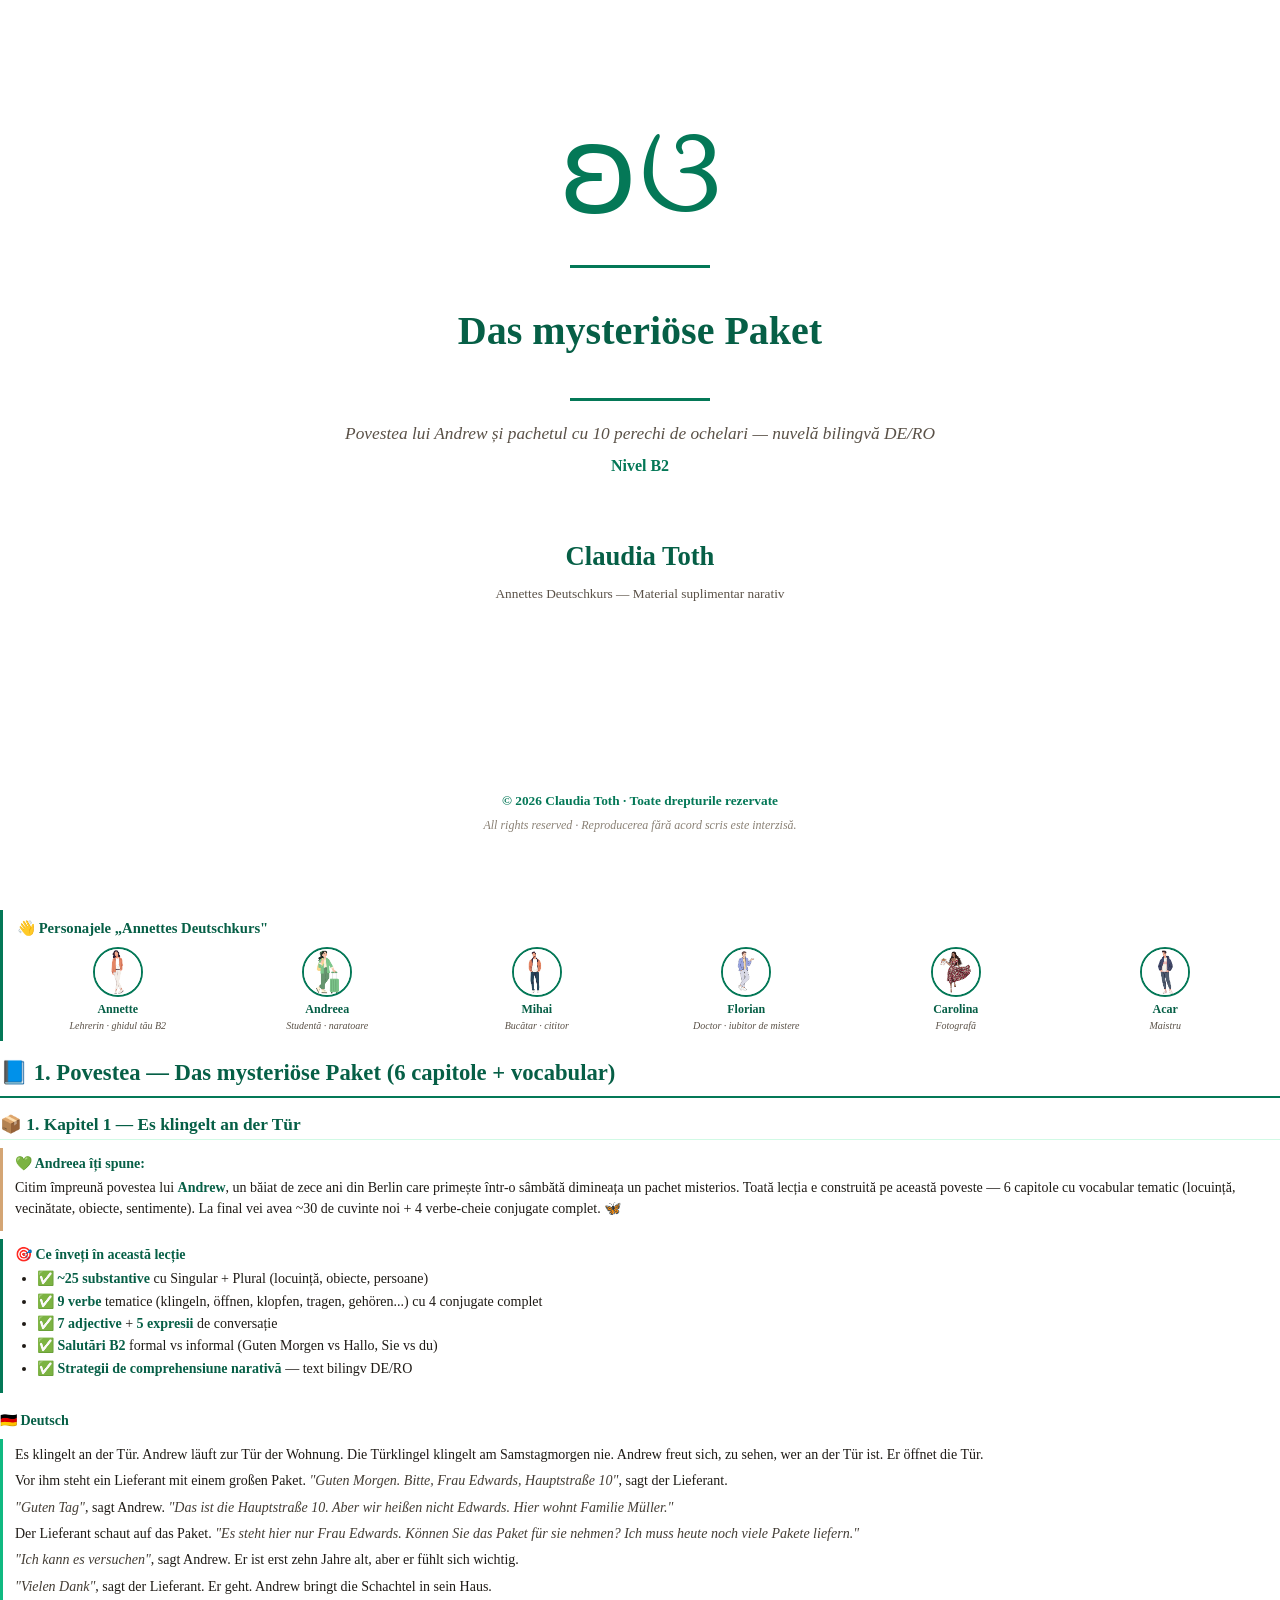
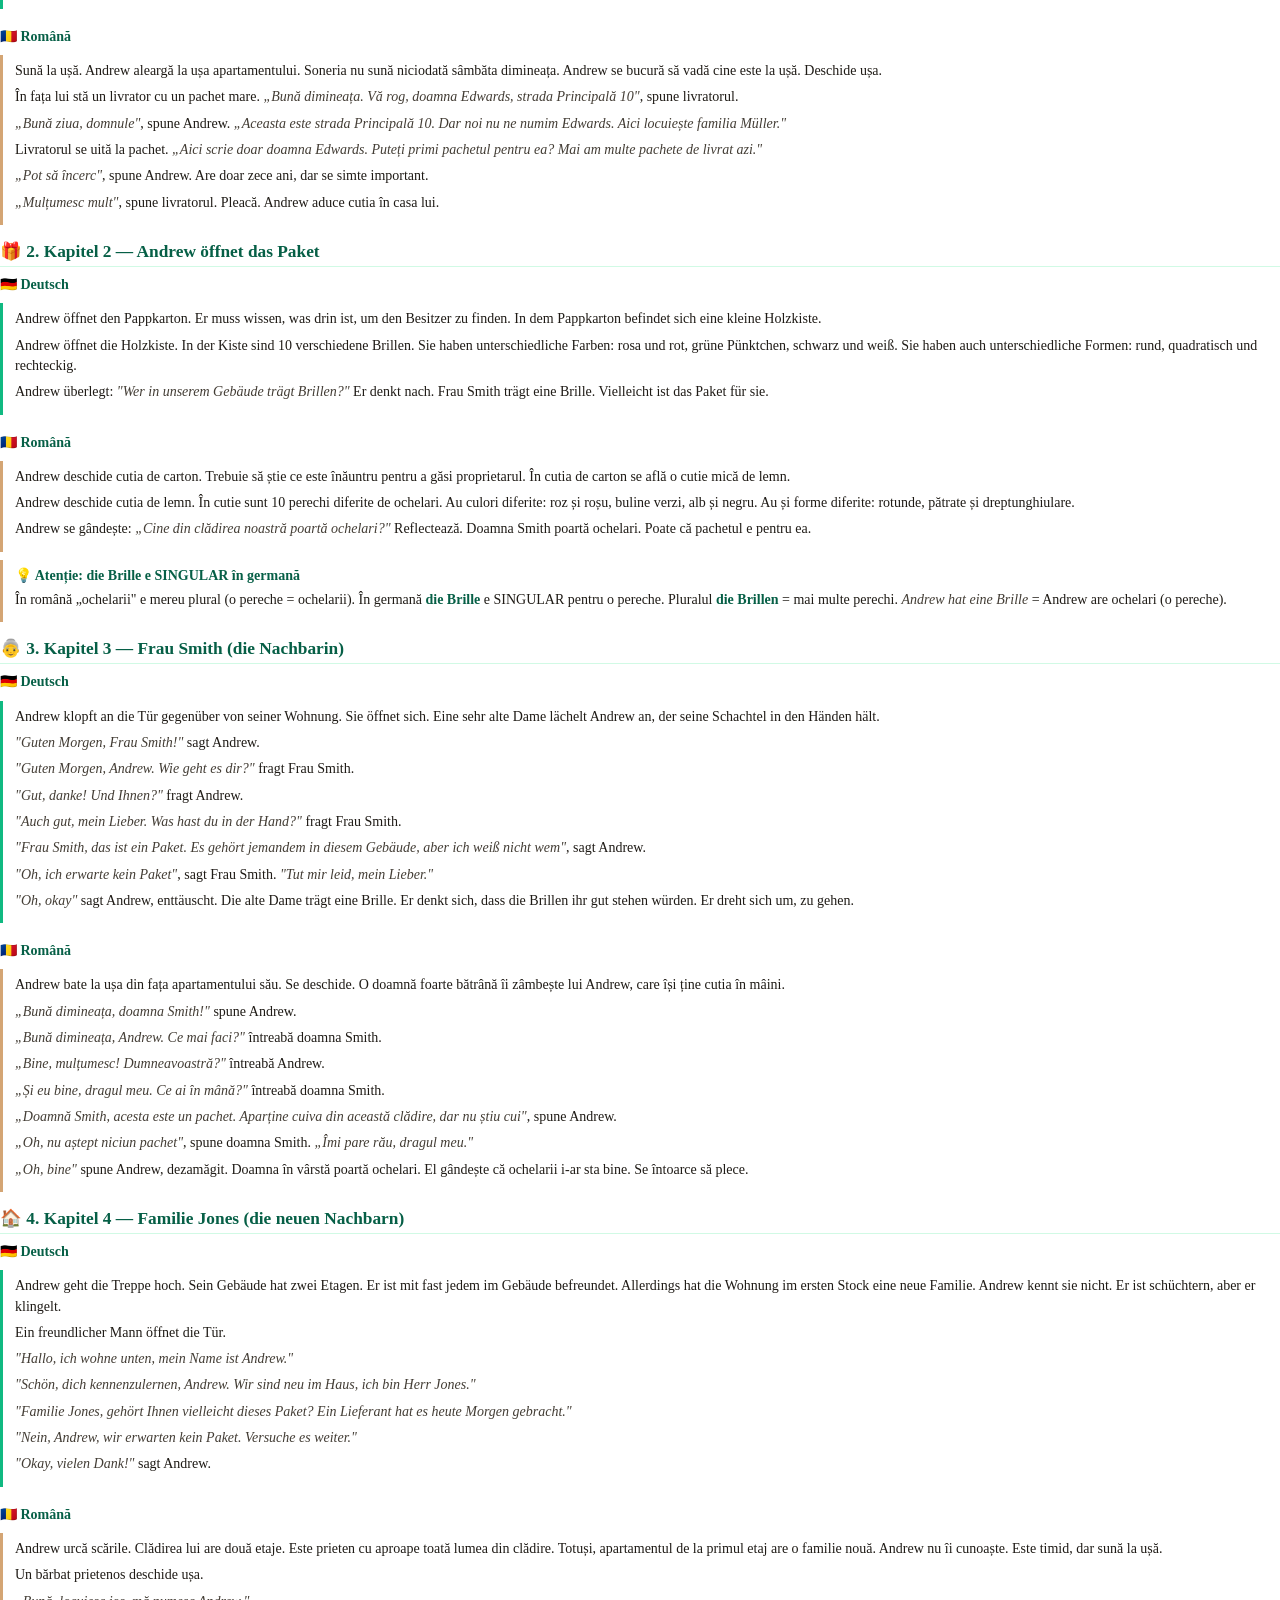
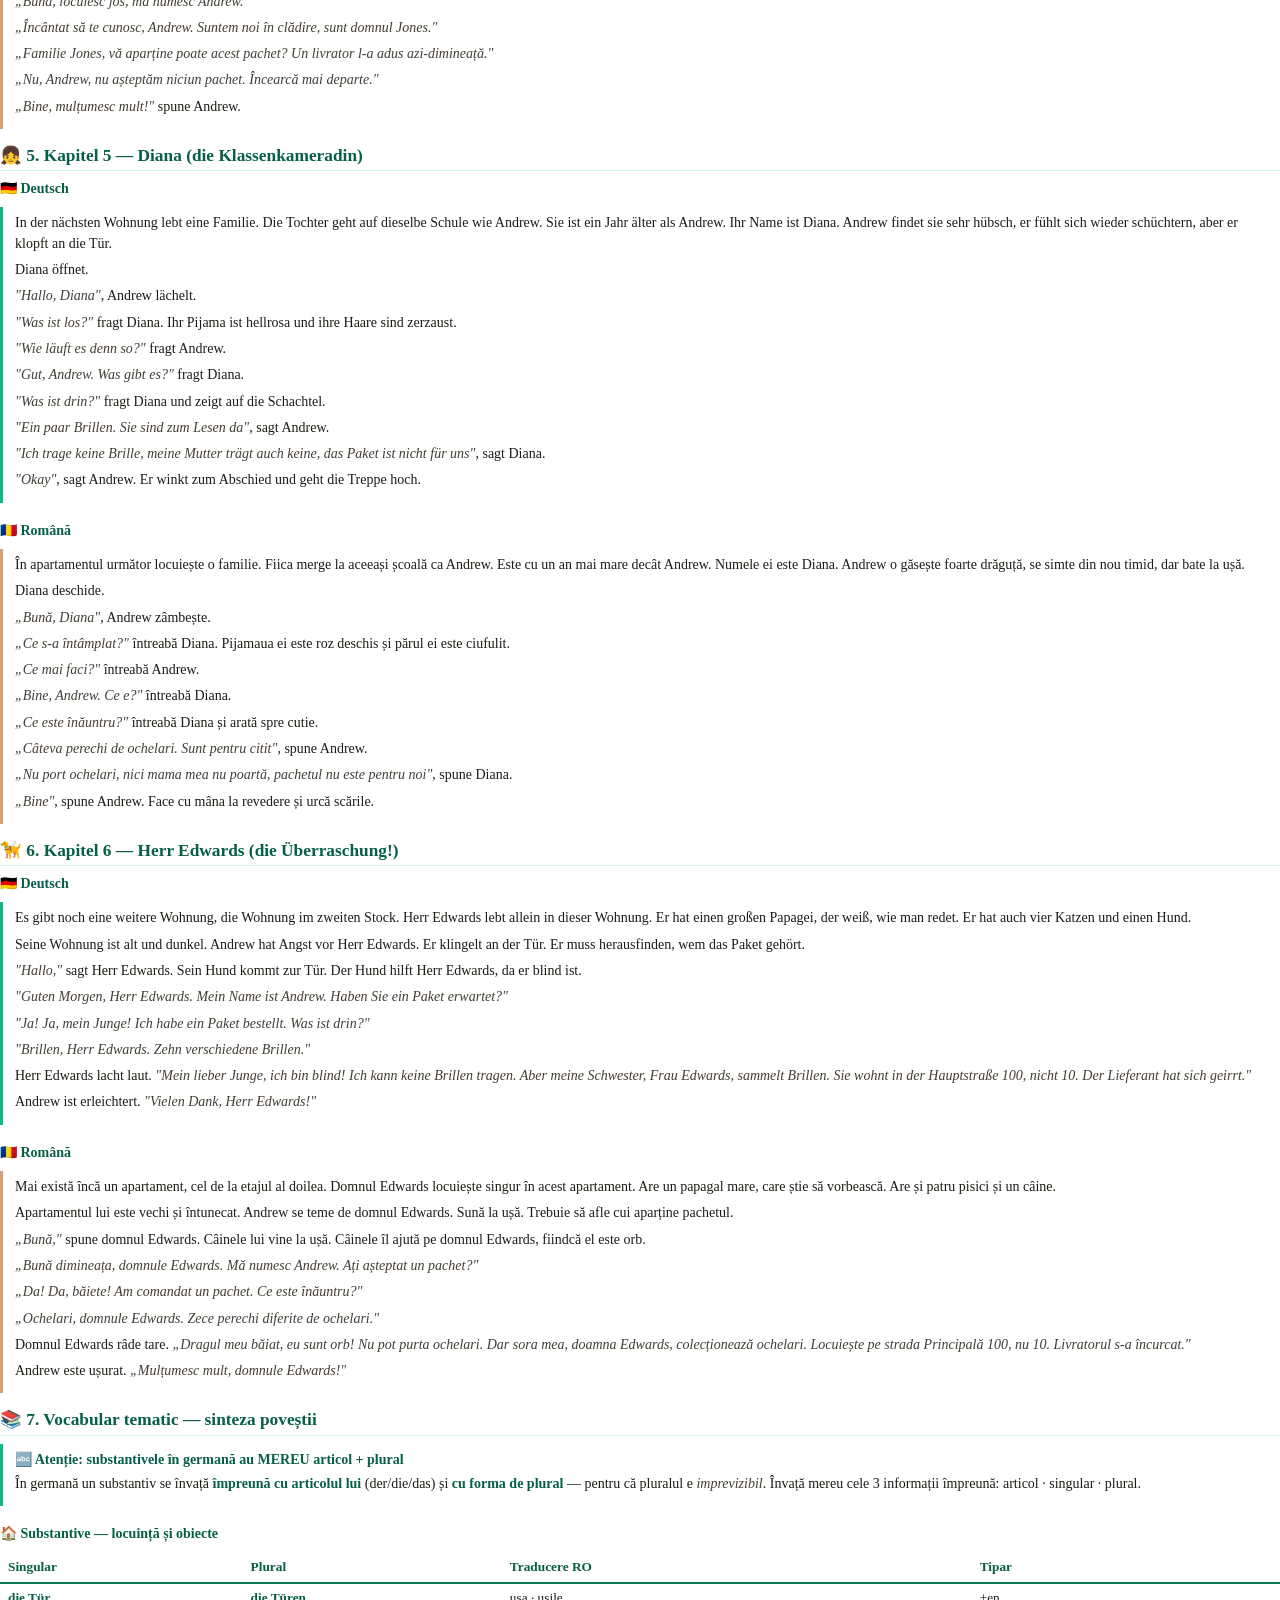
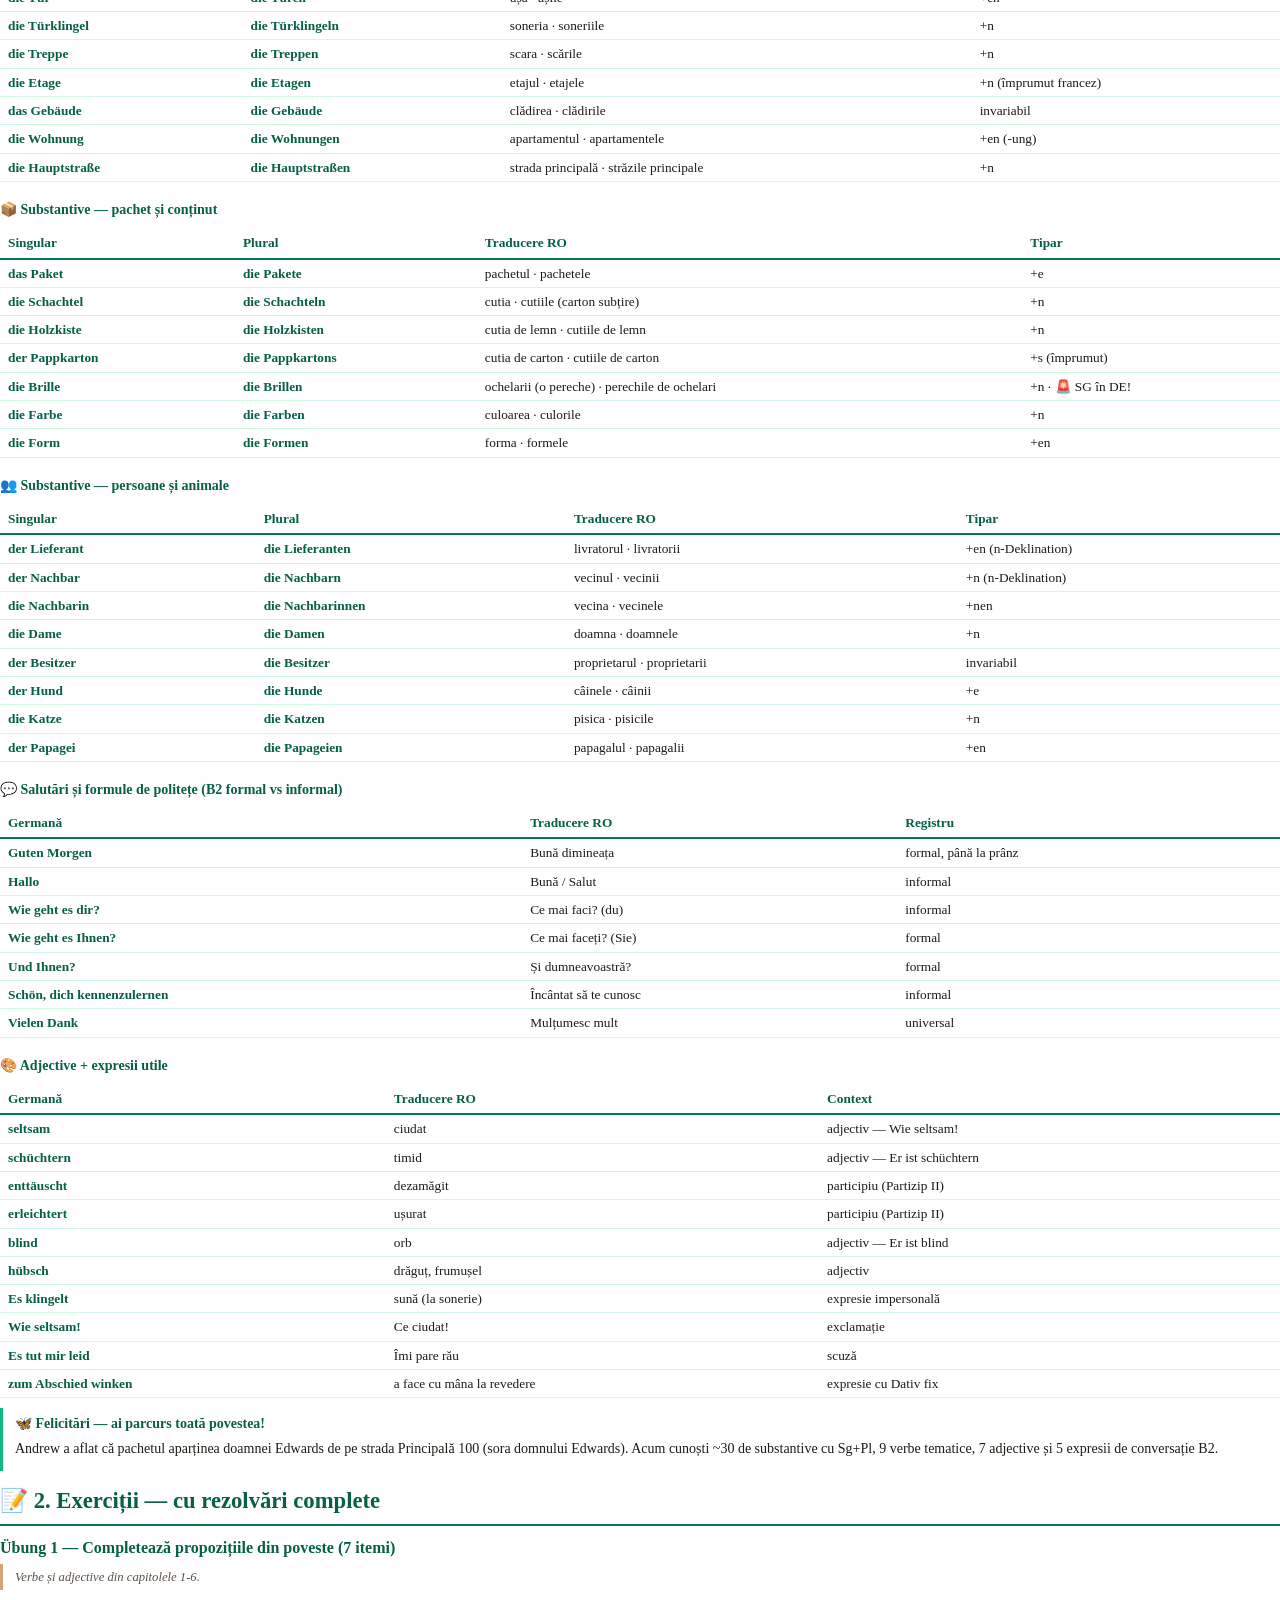
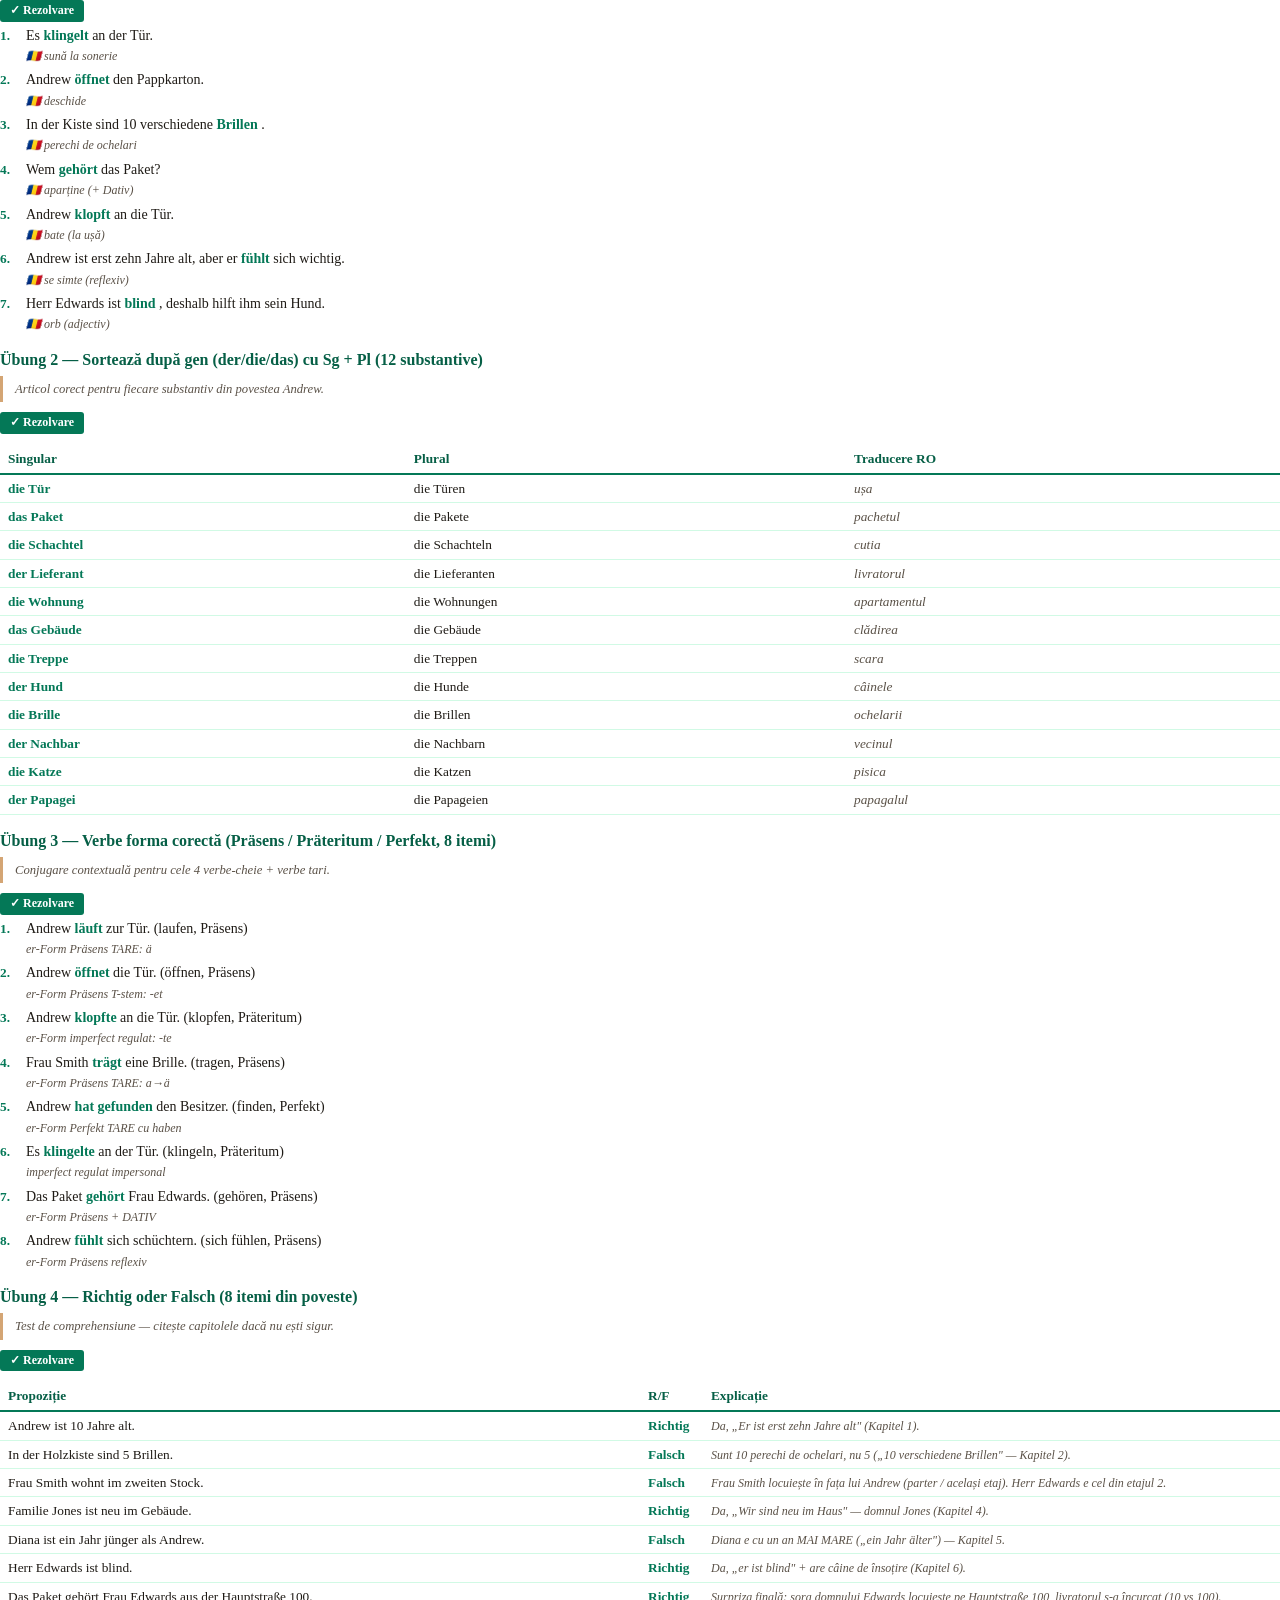
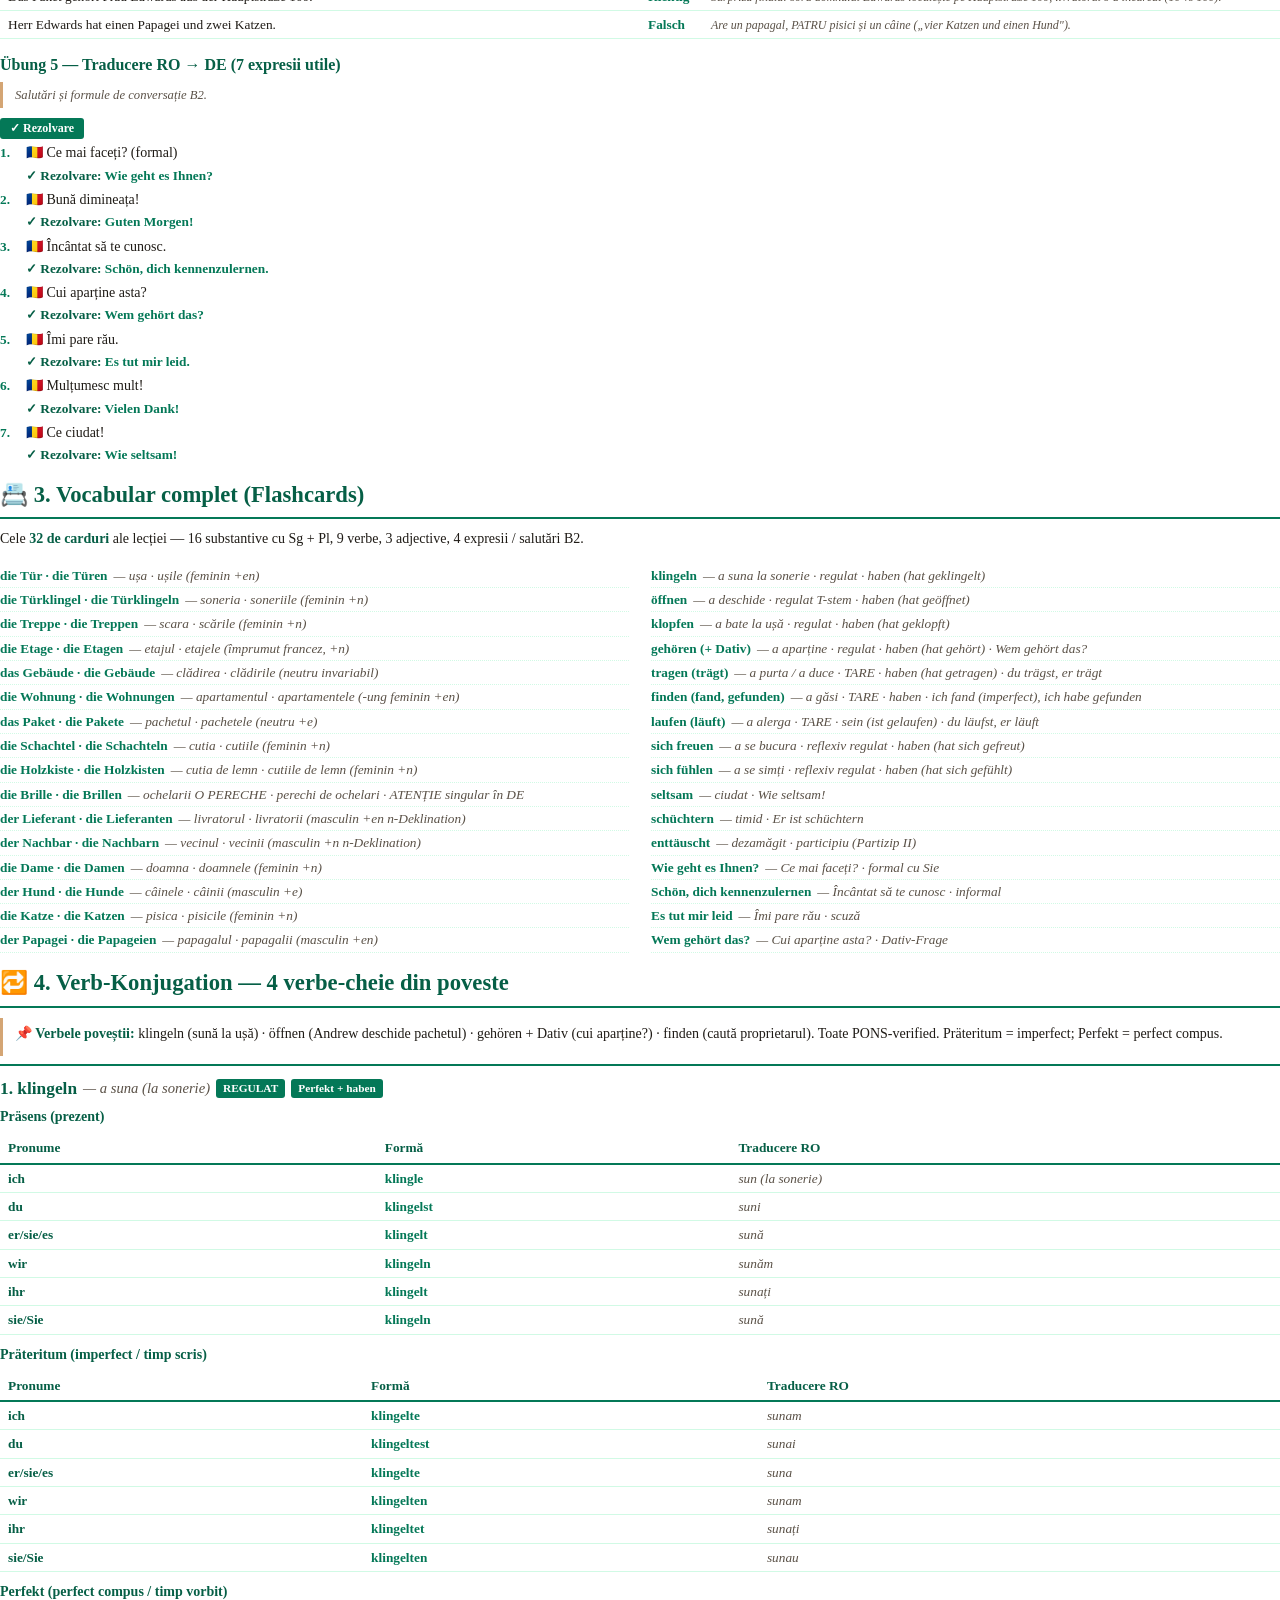
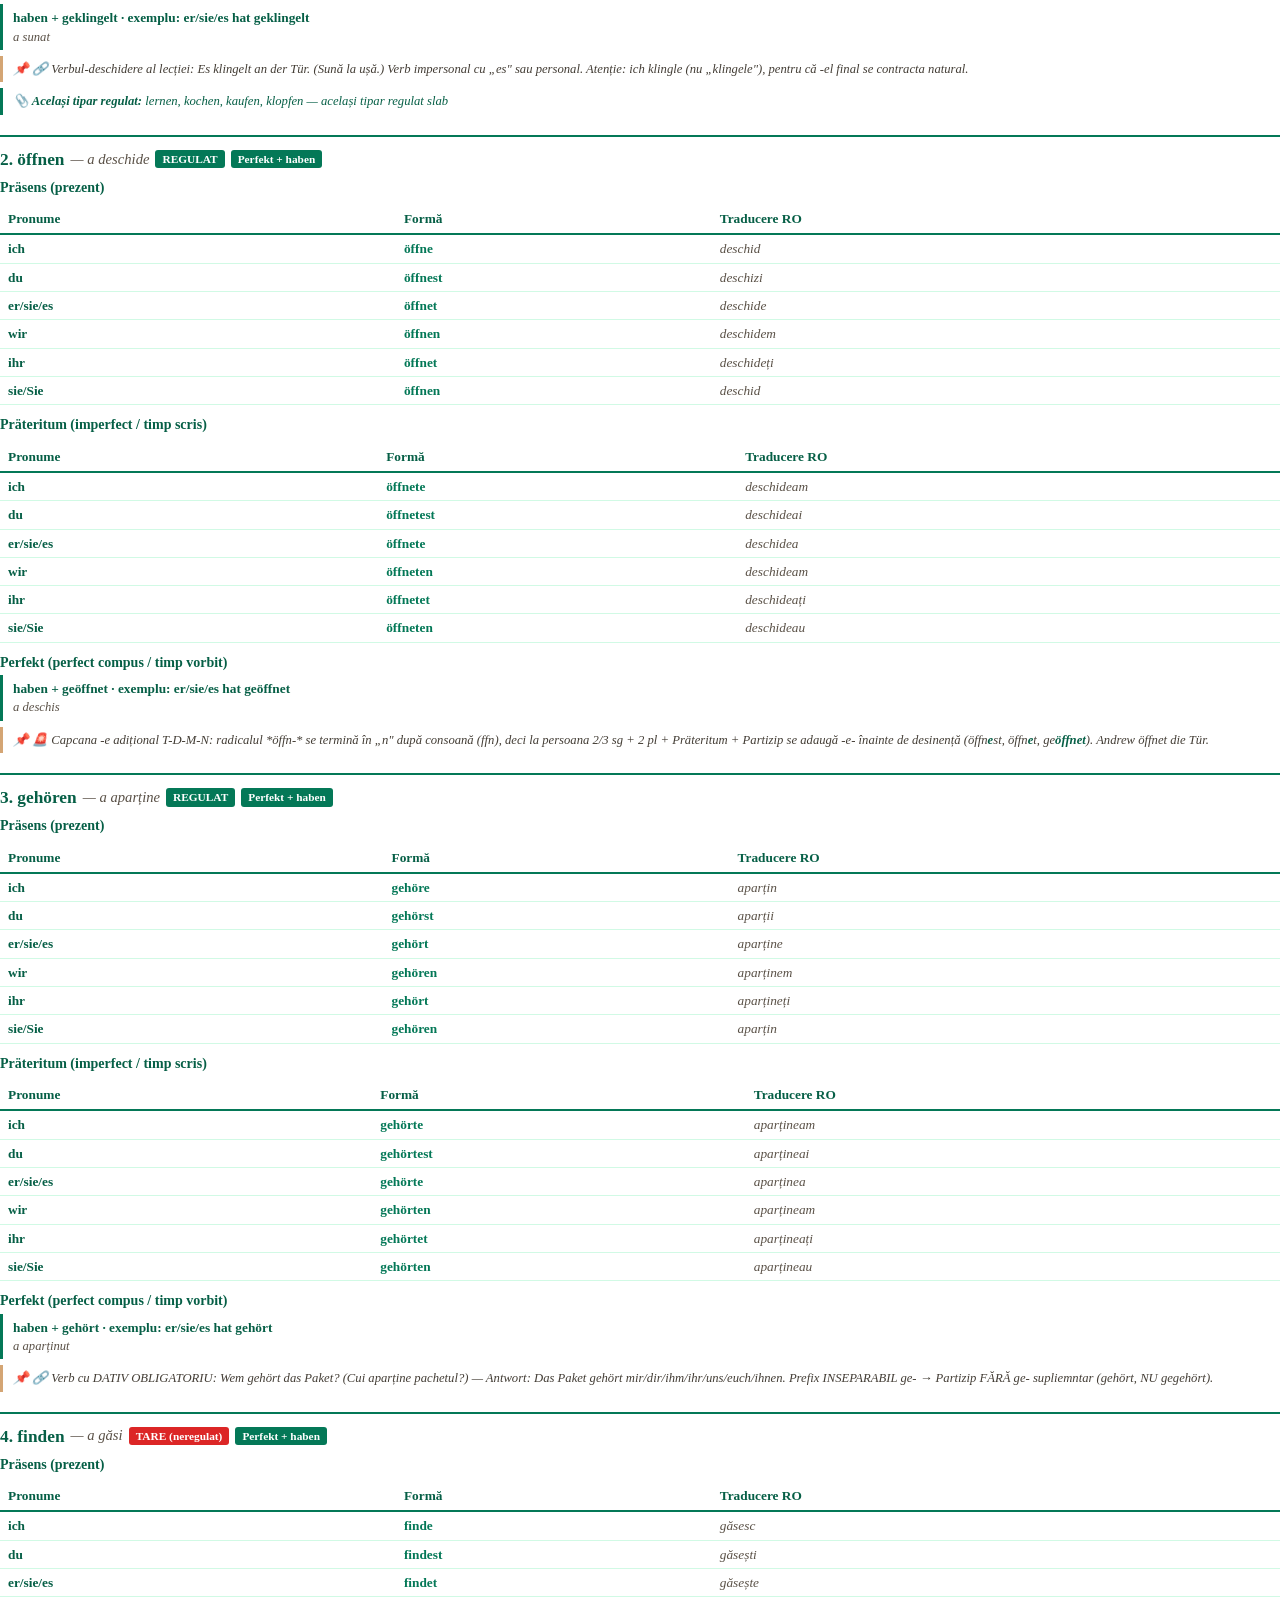
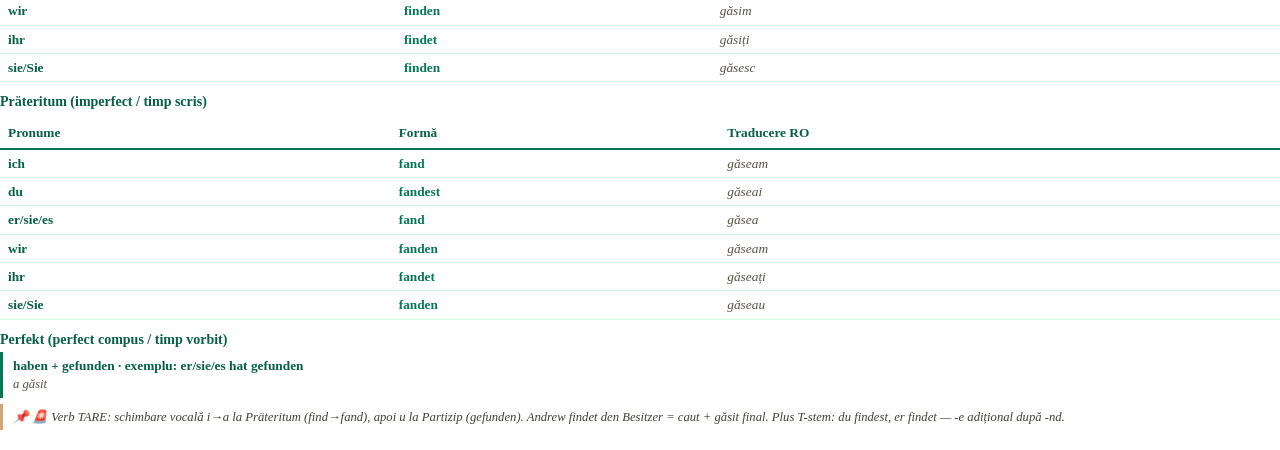
<file: pdf.html>
<!DOCTYPE html>
<html lang="ro">
<head>
    <meta charset="UTF-8">
    <meta name="robots" content="noindex, nofollow">
    <title>Das mysteriöse Paket · Claudia Toth · B2</title>
    <style>
        @page {
            size: A4;
            margin: 22mm 18mm 22mm 18mm;
            @bottom-center {
                content: "ʚଓ Claudia Toth · Das mysteriöse Paket · B2 · © 2026 — Toate drepturile rezervate · pag. " counter(page) " / " counter(pages);
                font-size: 8.5pt;
                color: #047857;
                font-family: 'Georgia', 'Times New Roman', serif;
            }
        }
        @page :first {
            margin: 0;
            @bottom-center { content: ""; }
        }

        * { box-sizing: border-box; margin: 0; padding: 0; }
        body {
            font-family: 'Georgia', 'Times New Roman', serif;
            color: #1F1B16;
            line-height: 1.45;
            font-size: 10.5pt;
            -webkit-print-color-adjust: exact;
            print-color-adjust: exact;
        }

        .cover {
            width: 100%;
            min-height: 100vh;
            padding: 80px 60px 60px;
            text-align: center;
            display: flex;
            flex-direction: column;
            align-items: center;
            justify-content: flex-start;
            page-break-after: always;
        }
        .cover-symbol { font-size: 90pt; color: #047857; line-height: 1; margin: 30px 0 15px; font-family: 'Segoe UI Emoji', 'Segoe UI', sans-serif; }
        .cover-divider { width: 140px; height: 3px; background: #047857; margin: 20px 0; border: none; }
        .cover-title { font-size: 30pt; color: #065f46; font-weight: bold; margin: 14px 0 18px; font-family: 'Georgia', serif; }
        .cover-subtitle { font-size: 13pt; color: #5A5147; font-style: italic; margin-bottom: 8px; }
        .cover-level { font-size: 12pt; color: #047857; font-weight: bold; margin-bottom: 60px; }
        .cover-author { font-size: 20pt; color: #065f46; font-weight: bold; margin-bottom: 8px; }
        .cover-series { font-size: 10pt; color: #5A5147; margin-bottom: 80px; }
        .cover-copyright { margin-top: auto; font-size: 10pt; color: #047857; font-weight: 600; }
        .cover-notice { font-size: 9pt; color: #8a8175; font-style: italic; margin-top: 6px; }

        /* CAST GRID — 50x50 (regula PDF) */
        .cast-banner { border-left: 3px solid #047857; padding: 8px 14px; margin: 10px 0 16px; page-break-inside: avoid; }
        .cast-banner h4 { color: #065f46; font-size: 11pt; margin-bottom: 8px; }
        .cast-grid { display: grid; grid-template-columns: repeat(6, 1fr); gap: 8px; }
        .cast-card { text-align: center; font-size: 8.5pt; page-break-inside: avoid; }
        .cast-card img { width: 50px; height: 50px; border-radius: 50%; object-fit: cover; display: block; margin: 0 auto 4px; border: 2px solid #047857; }
        .cast-card .name { color: #065f46; font-weight: bold; font-size: 9pt; display: block; }
        .cast-card .detail { color: #5A5147; font-style: italic; font-size: 7.5pt; display: block; }

        .content { padding: 0; }
        h1.chapter { color: #065f46; background: transparent; padding: 0 0 6px 0; font-size: 17pt; margin: 14px 0 10px; border-bottom: 2px solid #047857; font-family: 'Georgia', serif; page-break-after: avoid; }
        h2.sub-chapter { color: #065f46; font-size: 13pt; margin: 14px 0 6px; padding-bottom: 2px; border-bottom: 1px solid #d1fae5; font-family: 'Georgia', serif; page-break-after: avoid; }
        h3.section-h { color: #047857; font-size: 11.5pt; margin: 10px 0 5px; font-family: 'Georgia', serif; page-break-after: avoid; }
        p { margin-bottom: 6px; }
        strong { color: #065f46; }
        em { color: #433d35; font-style: italic; }
        ul, ol { margin: 4px 0 8px 22px; }
        li { margin-bottom: 2px; }

        .theory-box { background: transparent; border-left: 3px solid #047857; padding: 6px 12px; margin: 8px 0; page-break-inside: avoid; }
        .theory-box h4 { color: #065f46; font-size: 10.5pt; margin-bottom: 4px; }
        .info-box { border-left-color: #D4A574; }
        .warn-box { border-left-color: #D4A574; }

        table { width: 100%; border-collapse: collapse; margin: 6px 0 10px; font-size: 10pt; page-break-inside: avoid; }
        table thead { background: transparent; }
        table th { padding: 5px 8px; text-align: left; font-weight: bold; color: #065f46; border-bottom: 2px solid #047857; }
        table td { padding: 4px 8px; border-bottom: 1px solid #d1fae5; vertical-align: top; }
        td.verb { color: #047857; font-weight: bold; }
        td.ro-text { color: #5A5147; font-style: italic; }
        .ro-translation { display: block; color: #5A5147; font-style: italic; font-size: 9pt; margin-top: 1px; }

        .ex-block { margin-bottom: 14px; page-break-inside: avoid; }
        .ex-block h3 { color: #065f46; font-size: 12pt; margin-bottom: 5px; }
        .ex-block .instruction { border-left: 3px solid #D4A574; padding: 4px 12px; margin-bottom: 6px; font-size: 9.5pt; color: #5A5147; font-style: italic; }
        .rezolvare-banner { display: inline-block; background: #047857; color: white; padding: 2px 10px; border-radius: 3px; font-size: 9pt; font-weight: bold; margin: 4px 0; -webkit-print-color-adjust: exact; print-color-adjust: exact; }
        .ex-item { display: flex; gap: 8px; margin-bottom: 5px; align-items: flex-start; }
        .ex-num { color: #047857; font-weight: bold; font-size: 10pt; flex-shrink: 0; min-width: 18px; }
        .ex-num::after { content: "."; }
        .ex-body { flex: 1; }
        .ex-q { margin-bottom: 2px; }
        .ex-a { color: #047857; font-weight: bold; font-size: 10pt; margin-top: 2px; }
        .ex-a::before { content: "✓ Rezolvare: "; color: #065f46; }
        .ex-explanation { color: #5A5147; font-size: 9pt; font-style: italic; margin-top: 1px; }

        .flashcards-grid { columns: 2; column-gap: 22px; margin-top: 8px; }
        .fc-row { break-inside: avoid; padding: 2px 0; border-bottom: 1px dotted #d1fae5; font-size: 10pt; }
        .fc-row .de { color: #047857; font-weight: bold; }
        .fc-row .ro { color: #5A5147; font-style: italic; margin-left: 6px; }

        .verb-card { border-top: 2px solid #047857; padding: 10px 0 8px 0; margin-bottom: 12px; page-break-inside: avoid; }
        .verb-card .vh { display: flex; align-items: center; flex-wrap: wrap; gap: 6px; margin-bottom: 6px; }
        .verb-card .vh .name { font-size: 13pt; color: #065f46; font-weight: bold; }
        .verb-card .vh .ro { color: #5A5147; font-style: italic; font-size: 11pt; }
        .verb-card .vh .badge { display: inline-block; padding: 1px 7px; border-radius: 3px; font-size: 8.5pt; color: white; font-weight: bold; -webkit-print-color-adjust: exact; print-color-adjust: exact; }
        .verb-card .badge.strong { background: #dc2626; }
        .verb-card .badge.weak { background: #047857; }
        .verb-card .badge.sein { background: #2563eb; }
        .verb-card .badge.haben { background: #047857; }
        .verb-card h5 { color: #065f46; margin: 6px 0 2px; font-size: 10.5pt; }
        .verb-card .perfekt-box { border-left: 3px solid #047857; padding: 4px 10px; margin-top: 2px; font-size: 10pt; }
        .verb-card .perfekt-box .de { color: #065f46; font-weight: 600; }
        .verb-card .perfekt-box .ro { color: #5A5147; font-style: italic; font-size: 9.5pt; }
        .verb-card .note { font-size: 9.5pt; color: #433d35; padding: 4px 10px; border-left: 3px solid #D4A574; margin-top: 6px; font-style: italic; }

        .new-section { page-break-before: always; }
        /* ===== ANDREEA NOTE AVATAR — 44×56px (regula 15 PERSONAJE) ===== */
        .andreea-note { display: flex; gap: 10px; align-items: flex-start; background: #F5F0E8; border-left: 3px solid #D4A574; padding: 8px 12px; margin: 8px 0; page-break-inside: avoid; }
        .andreea-note-avatar { width: 44px; height: 56px; object-fit: contain; flex-shrink: 0; }
        .andreea-note-content { flex: 1; }
        .andreea-note-content .speaker { font-weight: bold; color: #5A5147; font-size: 10pt; margin-bottom: 3px; }
        .andreea-note-content .text { color: #5A5147; font-size: 9.5pt; font-style: italic; line-height: 1.5; }

    </style>
</head>
<body>

<div class="cover">
    <div class="cover-symbol">ʚଓ</div>
    <hr class="cover-divider">
    <h1 class="cover-title">Das mysteriöse Paket</h1>
    <hr class="cover-divider">
    <p class="cover-subtitle">Povestea lui Andrew și pachetul cu 10 perechi de ochelari — nuvelă bilingvă DE/RO</p>
    <p class="cover-level">Nivel B2</p>
    <p class="cover-author">Claudia Toth</p>
    <p class="cover-series">Annettes Deutschkurs — Material suplimentar narativ</p>
    <div class="cover-copyright">© 2026 Claudia Toth · Toate drepturile rezervate</div>
    <p class="cover-notice">All rights reserved · Reproducerea fără acord scris este interzisă.</p>
</div>

<div id="pdf-content"></div>

<script src="theory.js"></script>
<script src="exercises.js"></script>
<script src="flashcards.js"></script>
<script src="verbs.js"></script>
<script src="pdf-builder.js"></script>

</body>
</html>
</file>
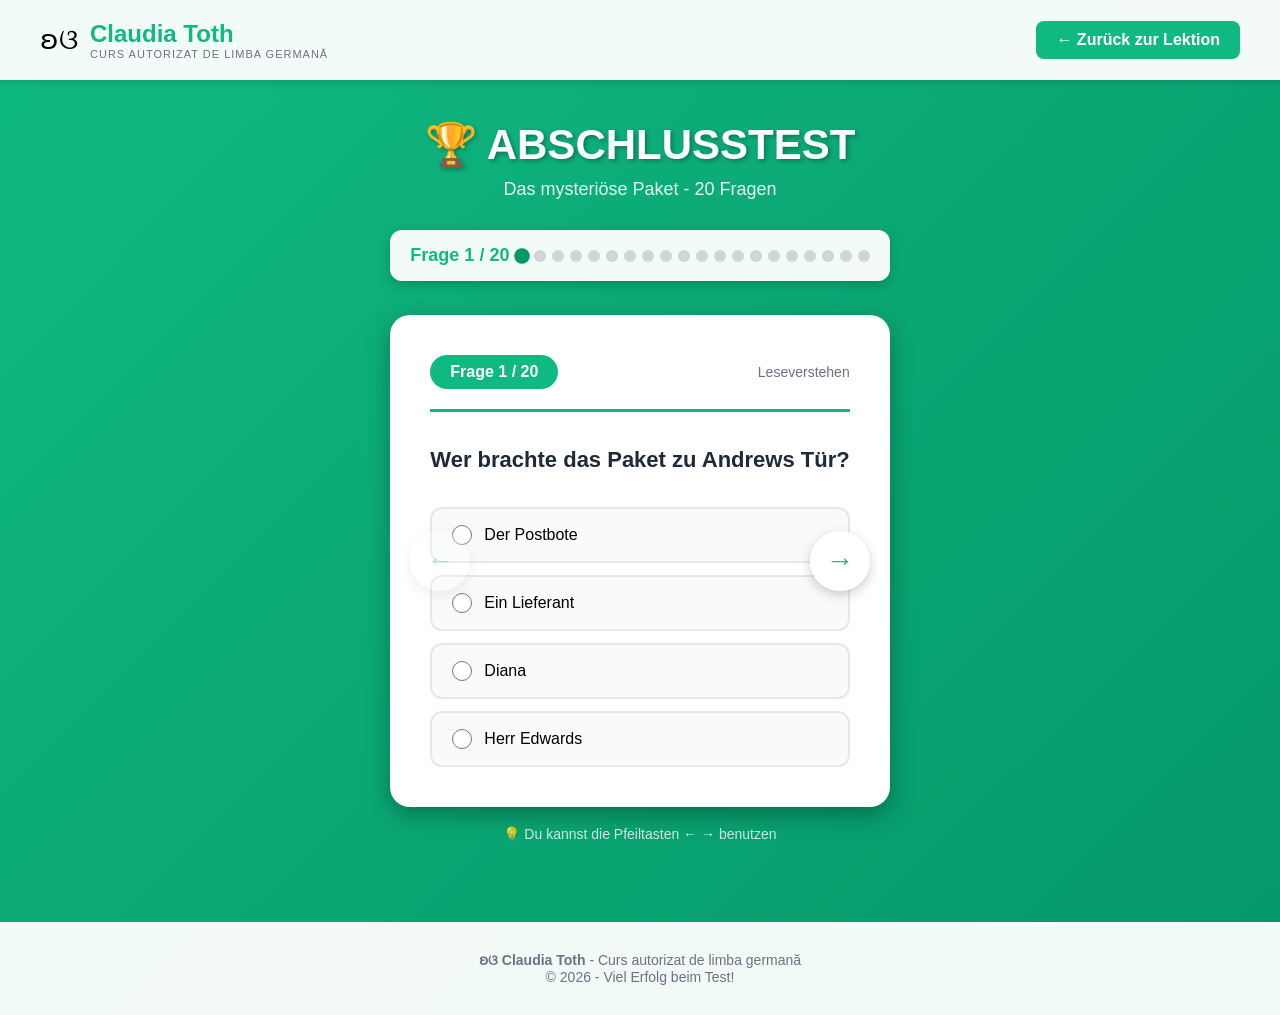
<file: test-final (4).html>
<!DOCTYPE html>
<html lang="de">
<head>
    <meta charset="UTF-8">
    <meta name="viewport" content="width=device-width, initial-scale=1.0">
    <meta name="robots" content="noindex, nofollow">
    <title>Test Final - Das mysteriöse Paket | Claudia Toth</title>
    
    <style>
        * { margin: 0; padding: 0; box-sizing: border-box; }
        body { 
            font-family: 'Segoe UI', Tahoma, Geneva, Verdana, sans-serif; 
            background: linear-gradient(135deg, #10b981 0%, #059669 100%);
            min-height: 100vh;
            display: flex;
            flex-direction: column;
        }
        
        .header { 
            background: rgba(255, 255, 255, 0.95); 
            padding: 20px; 
            box-shadow: 0 4px 6px rgba(0, 0, 0, 0.1); 
        }
        .header-content { 
            max-width: 1200px; 
            margin: 0 auto; 
            display: flex; 
            justify-content: space-between; 
            align-items: center; 
        }
        .logo { display: flex; align-items: center; gap: 12px; }
        .logo-icon { font-size: 28px; }
        .logo-text h1 { font-size: 24px; font-weight: bold; margin: 0; color: #10b981; }
        .logo-text p { 
            font-size: 11px; 
            text-transform: uppercase; 
            letter-spacing: 1px; 
            margin: 0; 
            color: #6b7280;
        }
        
        .back-btn {
            background: #10b981;
            color: white;
            padding: 10px 20px;
            border-radius: 8px;
            text-decoration: none;
            font-weight: bold;
            transition: all 0.3s;
            display: inline-flex;
            align-items: center;
            gap: 8px;
        }
        .back-btn:hover { background: #059669; transform: translateY(-2px); }
        
        .container { 
            max-width: 1000px; 
            margin: 0 auto; 
            padding: 40px 20px; 
            flex: 1;
            display: flex;
            flex-direction: column;
        }
        
        .title-section {
            text-align: center;
            margin-bottom: 30px;
            color: white;
        }
        .title-section h1 { font-size: 42px; margin-bottom: 10px; text-shadow: 2px 2px 4px rgba(0,0,0,0.3); }
        .title-section p { font-size: 18px; opacity: 0.9; }
        
        .progress-bar {
            background: rgba(255, 255, 255, 0.95);
            padding: 15px 20px;
            border-radius: 12px;
            margin-bottom: 30px;
            box-shadow: 0 4px 12px rgba(0, 0, 0, 0.2);
            display: flex;
            justify-content: space-between;
            align-items: center;
        }
        
        .progress-info {
            font-weight: bold;
            color: #10b981;
            font-size: 18px;
        }
        
        .progress-dots {
            display: flex;
            gap: 6px;
            flex-wrap: wrap;
        }
        
        .progress-dot {
            width: 12px;
            height: 12px;
            border-radius: 50%;
            background: #d1d5db;
            transition: all 0.3s;
        }
        
        .progress-dot.answered {
            background: #10b981;
        }
        
        .progress-dot.current {
            background: #059669;
            transform: scale(1.3);
        }
        
        /* CAROUSEL */
        .carousel-container {
            flex: 1;
            display: flex;
            align-items: center;
            justify-content: center;
            position: relative;
            min-height: 500px;
        }
        
        .question-card {
            background: white;
            width: 100%;
            max-width: 800px;
            min-height: 450px;
            border-radius: 20px;
            box-shadow: 0 8px 24px rgba(0, 0, 0, 0.3);
            padding: 40px;
            display: flex;
            flex-direction: column;
        }
        
        .question-header {
            display: flex;
            justify-content: space-between;
            align-items: center;
            margin-bottom: 30px;
            padding-bottom: 20px;
            border-bottom: 3px solid #10b981;
        }
        
        .question-number {
            background: #10b981;
            color: white;
            padding: 8px 20px;
            border-radius: 20px;
            font-weight: bold;
            font-size: 16px;
        }
        
        .question-category {
            color: #6b7280;
            font-size: 14px;
            font-weight: 500;
        }
        
        .question-text {
            font-size: 22px;
            font-weight: 600;
            color: #1f2937;
            margin-bottom: 30px;
            line-height: 1.6;
        }
        
        .answers-container {
            flex: 1;
        }
        
        .radio-group {
            display: flex;
            flex-direction: column;
            gap: 12px;
        }
        
        .radio-option {
            cursor: pointer;
            padding: 16px 20px;
            border: 2px solid #e5e7eb;
            border-radius: 12px;
            background: #f9fafb;
            transition: all 0.3s;
            display: flex;
            align-items: center;
            gap: 12px;
            font-size: 16px;
        }
        
        .radio-option:hover {
            border-color: #10b981;
            background: #f0fdf4;
            transform: translateX(5px);
        }
        
        .radio-option input { 
            margin: 0; 
            width: 20px;
            height: 20px;
            cursor: pointer;
        }
        
        .text-input {
            width: 100%;
            padding: 16px;
            border: 2px solid #e5e7eb;
            border-radius: 12px;
            font-size: 16px;
            font-family: inherit;
            transition: border-color 0.3s;
        }
        
        .text-input:focus {
            outline: none;
            border-color: #10b981;
            box-shadow: 0 0 0 3px rgba(16, 185, 129, 0.1);
        }
        
        /* NAVIGATION */
        .nav-btn {
            position: absolute;
            top: 50%;
            transform: translateY(-50%);
            background: rgba(255, 255, 255, 0.95);
            border: none;
            width: 60px;
            height: 60px;
            border-radius: 50%;
            cursor: pointer;
            font-size: 28px;
            display: flex;
            align-items: center;
            justify-content: center;
            transition: all 0.3s;
            box-shadow: 0 4px 12px rgba(0, 0, 0, 0.2);
            z-index: 10;
            color: #10b981;
            font-weight: bold;
        }
        
        .nav-btn:hover {
            background: #10b981;
            color: white;
            transform: translateY(-50%) scale(1.1);
        }
        
        .nav-btn:disabled {
            opacity: 0.3;
            cursor: not-allowed;
        }
        
        .nav-btn:disabled:hover {
            background: rgba(255, 255, 255, 0.95);
            color: #10b981;
            transform: translateY(-50%);
        }
        
        .nav-btn-prev { left: 20px; }
        .nav-btn-next { right: 20px; }
        
        .finish-btn {
            background: #10b981;
            color: white;
            border: none;
            padding: 16px 40px;
            border-radius: 12px;
            font-size: 18px;
            font-weight: bold;
            cursor: pointer;
            transition: all 0.3s;
            margin: 20px auto 0;
            display: none;
            box-shadow: 0 4px 12px rgba(16, 185, 129, 0.4);
        }
        
        .finish-btn:hover {
            background: #059669;
            transform: translateY(-2px);
            box-shadow: 0 6px 16px rgba(16, 185, 129, 0.5);
        }
        
        .finish-btn.show {
            display: block;
        }
        
        /* RESULTS */
        .results-section {
            display: none;
            background: white;
            border-radius: 20px;
            padding: 40px;
            box-shadow: 0 8px 24px rgba(0, 0, 0, 0.3);
            text-align: center;
        }
        
        .results-section.show { display: block; }
        
        .result-score {
            font-size: 72px;
            font-weight: bold;
            color: #10b981;
            margin: 20px 0;
        }
        
        .result-message {
            font-size: 24px;
            color: #6b7280;
            margin-bottom: 30px;
        }
        
        .result-details {
            background: #f0fdf4;
            padding: 30px;
            border-radius: 12px;
            margin: 30px 0;
            text-align: left;
        }
        
        .result-item {
            padding: 15px 0;
            border-bottom: 1px solid #d1fae5;
            display: flex;
            justify-content: space-between;
            align-items: center;
        }
        
        .result-item:last-child { border-bottom: none; }
        
        .result-item-correct {
            color: #065f46;
            font-weight: 600;
        }
        
        .result-item-incorrect {
            color: #991b1b;
            font-weight: 600;
        }
        
        .retry-btn {
            background: #10b981;
            color: white;
            border: none;
            padding: 14px 32px;
            border-radius: 12px;
            font-size: 16px;
            font-weight: bold;
            cursor: pointer;
            transition: all 0.3s;
            margin: 10px;
        }
        
        .retry-btn:hover {
            background: #059669;
            transform: translateY(-2px);
        }
        
        .keyboard-hint {
            text-align: center;
            color: rgba(255, 255, 255, 0.8);
            font-size: 14px;
            margin-top: 15px;
        }
        
        .footer {
            background: rgba(255, 255, 255, 0.95);
            padding: 30px 20px;
            text-align: center;
            margin-top: 40px;
        }
        .footer p { color: #6b7280; font-size: 14px; }
        
        @media (max-width: 768px) {
            .title-section h1 { font-size: 32px; }
            .question-card { max-width: 90%; padding: 30px 20px; min-height: 400px; }
            .question-text { font-size: 18px; }
            .nav-btn { width: 50px; height: 50px; font-size: 24px; }
            .nav-btn-prev { left: 10px; }
            .nav-btn-next { right: 10px; }
            .progress-dots { max-width: 300px; }
            .result-score { font-size: 48px; }
        }
    </style>
</head>
<body>
    <div class="header">
        <div class="header-content">
            <div class="logo">
                <span class="logo-icon">ʚଓ</span>
                <div class="logo-text">
                    <h1>Claudia Toth</h1>
                    <p>Curs autorizat de limba germană</p>
                </div>
            </div>
            <a href="index.html" class="back-btn">← Zurück zur Lektion</a>
        </div>
    </div>
    
    <div class="container">
        <div class="title-section">
            <h1>🏆 ABSCHLUSSTEST</h1>
            <p>Das mysteriöse Paket - 20 Fragen</p>
        </div>
        
        <div class="progress-bar">
            <div class="progress-info">Frage <span id="currentQ">1</span> / 20</div>
            <div class="progress-dots" id="progressDots"></div>
        </div>
        
        <div id="testContainer">
            <div class="carousel-container">
                <button class="nav-btn nav-btn-prev" id="prevBtn" onclick="previousQuestion()">←</button>
                
                <div class="question-card" id="questionCard">
                    <!-- Questions will be injected here -->
                </div>
                
                <button class="nav-btn nav-btn-next" id="nextBtn" onclick="nextQuestion()">→</button>
            </div>
            
            <button class="finish-btn" id="finishBtn" onclick="finishTest()">✅ Test abschließen</button>
            
            <div class="keyboard-hint">💡 Du kannst die Pfeiltasten ← → benutzen</div>
        </div>
        
        <div class="results-section" id="resultsSection">
            <h2 style="color: #10b981; font-size: 32px; margin-bottom: 20px;">🎉 Dein Ergebnis</h2>
            <div class="result-score" id="resultScore">0%</div>
            <div class="result-message" id="resultMessage"></div>
            
            <div class="result-details" id="resultDetails">
                <!-- Results will be shown here -->
            </div>
            
            <button class="retry-btn" onclick="location.reload()">🔄 Noch einmal versuchen</button>
            <a href="index.html" class="retry-btn" style="display: inline-block; text-decoration: none;">← Zurück zur Lektion</a>
        </div>
    </div>
    
    <div class="footer">
        <p><strong>ʚଓ Claudia Toth</strong> - Curs autorizat de limba germană</p>
        <p>© 2026 - Viel Erfolg beim Test!</p>
    </div>
    
    <script>
        const questions = [
            // TEIL 1: LESEVERSTEHEN (5 Fragen)
            {
                category: 'Leseverstehen',
                question: 'Wer brachte das Paket zu Andrews Tür?',
                type: 'radio',
                options: ['Der Postbote', 'Ein Lieferant', 'Diana', 'Herr Edwards'],
                correct: 1
            },
            {
                category: 'Leseverstehen',
                question: 'Was war in dem Paket?',
                type: 'radio',
                options: ['Bücher', '10 verschiedene Brillenpaare', 'Spielzeug', 'Kekse'],
                correct: 1
            },
            {
                category: 'Leseverstehen',
                question: 'Wie alt ist Andrew?',
                type: 'radio',
                options: ['8 Jahre', '10 Jahre', '11 Jahre', '12 Jahre'],
                correct: 1
            },
            {
                category: 'Leseverstehen',
                question: 'Warum fühlt sich Andrew schüchtern bei Diana?',
                type: 'radio',
                options: [
                    'Weil Diana älter ist',
                    'Weil er sie aus dem Schlaf geweckt hat',
                    'Weil er Diana sehr hübsch findet',
                    'Weil Diana böse ist'
                ],
                correct: 2
            },
            {
                category: 'Leseverstehen',
                question: 'Für wen war das Paket am Ende?',
                type: 'text',
                correct: ['herr edwards', 'edwards']
            },
            
            // TEIL 2: WORTSCHATZ (7 Fragen)
            {
                category: 'Wortschatz',
                question: 'Was bedeutet "klingeln"?',
                type: 'radio',
                options: ['an die Tür klopfen', 'die Klingel drücken / läuten', 'die Tür öffnen', 'laufen'],
                correct: 1
            },
            {
                category: 'Wortschatz',
                question: 'Welcher Artikel ist richtig? ___ Paket',
                type: 'radio',
                options: ['der', 'die', 'das'],
                correct: 2
            },
            {
                category: 'Wortschatz',
                question: 'Ergänze: "Vielen ___!" (Danke sehr!)',
                type: 'text',
                correct: ['dank']
            },
            {
                category: 'Wortschatz',
                question: 'Was bedeutet "schüchtern"?',
                type: 'text',
                correct: ['timid', 'shy', 'sfios']
            },
            {
                category: 'Wortschatz',
                question: 'Übersetze auf Deutsch: "a aparține"',
                type: 'text',
                correct: ['gehören']
            },
            {
                category: 'Wortschatz',
                question: 'Wie ist der Plural von "die Brille"?',
                type: 'radio',
                options: ['die Brillen', 'die Brilles', 'die Brille (bleibt gleich)'],
                correct: 0
            },
            {
                category: 'Wortschatz',
                question: 'Was bedeutet "Wie seltsam!"?',
                type: 'text',
                correct: ['ce ciudat', 'how strange', 'ciudat']
            },
            
            // TEIL 3: GRAMMATIK (8 Fragen)
            {
                category: 'Grammatik',
                question: 'Ergänze mit Dativ: Das Paket gehört ___ Mann. (der)',
                type: 'text',
                correct: ['dem']
            },
            {
                category: 'Grammatik',
                question: 'Ergänze mit Dativ: Andrew klopft an ___ Tür. (die)',
                type: 'text',
                correct: ['der']
            },
            {
                category: 'Grammatik',
                question: 'Trennbares Verb: Andrew ___ die Tür ___. (aufmachen)',
                type: 'text',
                correct: ['macht auf', 'macht ... auf']
            },
            {
                category: 'Grammatik',
                question: 'Trennbares Verb: Er ___ seine Schuhe ___. (anziehen)',
                type: 'text',
                correct: ['zieht an', 'zieht ... an']
            },
            {
                category: 'Grammatik',
                question: 'Welche Form ist richtig? "Ich ___ mich."',
                type: 'radio',
                options: ['freue', 'freust', 'freut'],
                correct: 0
            },
            {
                category: 'Grammatik',
                question: 'Ergänze: "___ klingelt an der Tür." (unpersönlich)',
                type: 'text',
                correct: ['es']
            },
            {
                category: 'Grammatik',
                question: 'Welcher Satz ist richtig?',
                type: 'radio',
                options: [
                    'Andrew läuft zur Tür.',
                    'Andrew läufen zur Tür.',
                    'Andrew laufen zur Tür.'
                ],
                correct: 0
            },
            {
                category: 'Grammatik',
                question: 'Schreibe einen Satz mit dem Verb "gehören":',
                type: 'text',
                correct: ['gehört', 'gehören']
            }
        ];
        
        let currentIndex = 0;
        let userAnswers = new Array(20).fill(null);
        
        // Initialize
        function init() {
            createProgressDots();
            displayQuestion();
        }
        
        function createProgressDots() {
            const container = document.getElementById('progressDots');
            for (let i = 0; i < 20; i++) {
                const dot = document.createElement('div');
                dot.className = 'progress-dot';
                dot.id = `dot${i}`;
                container.appendChild(dot);
            }
            updateProgressDots();
        }
        
        function updateProgressDots() {
            for (let i = 0; i < 20; i++) {
                const dot = document.getElementById(`dot${i}`);
                dot.className = 'progress-dot';
                if (userAnswers[i] !== null) {
                    dot.classList.add('answered');
                }
                if (i === currentIndex) {
                    dot.classList.add('current');
                }
            }
        }
        
        function displayQuestion() {
            const q = questions[currentIndex];
            const card = document.getElementById('questionCard');
            
            let html = `
                <div class="question-header">
                    <div class="question-number">Frage ${currentIndex + 1} / 20</div>
                    <div class="question-category">${q.category}</div>
                </div>
                <div class="question-text">${q.question}</div>
                <div class="answers-container">
            `;
            
            if (q.type === 'radio') {
                html += '<div class="radio-group">';
                q.options.forEach((opt, idx) => {
                    const checked = userAnswers[currentIndex] === idx ? 'checked' : '';
                    html += `
                        <label class="radio-option">
                            <input type="radio" name="q${currentIndex}" value="${idx}" ${checked} 
                                   onchange="saveAnswer(${idx})">
                            ${opt}
                        </label>
                    `;
                });
                html += '</div>';
            } else {
                const value = userAnswers[currentIndex] || '';
                html += `<input type="text" class="text-input" id="textAnswer" 
                                value="${value}" onchange="saveTextAnswer()" 
                                placeholder="Schreibe deine Antwort hier...">`;
            }
            
            html += '</div>';
            card.innerHTML = html;
            
            // Update navigation
            document.getElementById('currentQ').textContent = currentIndex + 1;
            document.getElementById('prevBtn').disabled = currentIndex === 0;
            document.getElementById('nextBtn').disabled = currentIndex === 19;
            
            // Show finish button on last question
            if (currentIndex === 19) {
                document.getElementById('finishBtn').classList.add('show');
            } else {
                document.getElementById('finishBtn').classList.remove('show');
            }
            
            updateProgressDots();
        }
        
        function saveAnswer(value) {
            userAnswers[currentIndex] = value;
            updateProgressDots();
        }
        
        function saveTextAnswer() {
            userAnswers[currentIndex] = document.getElementById('textAnswer').value.trim();
            updateProgressDots();
        }
        
        function nextQuestion() {
            if (currentIndex < 19) {
                if (questions[currentIndex].type === 'text') {
                    saveTextAnswer();
                }
                currentIndex++;
                displayQuestion();
            }
        }
        
        function previousQuestion() {
            if (currentIndex > 0) {
                if (questions[currentIndex].type === 'text') {
                    saveTextAnswer();
                }
                currentIndex--;
                displayQuestion();
            }
        }
        
        function finishTest() {
            // Save last answer if text
            if (questions[currentIndex].type === 'text') {
                saveTextAnswer();
            }
            
            // Calculate score
            let correctCount = 0;
            let results = [];
            
            questions.forEach((q, idx) => {
                const userAns = userAnswers[idx];
                let isCorrect = false;
                
                if (q.type === 'radio') {
                    isCorrect = userAns === q.correct;
                } else {
                    const userText = (userAns || '').toLowerCase().trim();
                    if (Array.isArray(q.correct)) {
                        isCorrect = q.correct.some(c => userText.includes(c.toLowerCase()));
                    } else {
                        isCorrect = userText === q.correct.toLowerCase();
                    }
                }
                
                if (isCorrect) correctCount++;
                
                results.push({
                    num: idx + 1,
                    question: q.question,
                    correct: isCorrect,
                    userAnswer: q.type === 'radio' ? (q.options[userAns] || '—') : (userAns || '—'),
                    correctAnswer: q.type === 'radio' ? q.options[q.correct] : (Array.isArray(q.correct) ? q.correct[0] : q.correct)
                });
            });
            
            const percentage = Math.round((correctCount / 20) * 100);
            
            // Show results
            document.getElementById('testContainer').style.display = 'none';
            document.getElementById('resultsSection').classList.add('show');
            document.getElementById('resultScore').textContent = percentage + '%';
            
            // Message
            let message = '';
            if (percentage >= 90) {
                message = '🌟 Ausgezeichnet! Du beherrschst die Lektion sehr gut!';
            } else if (percentage >= 75) {
                message = '👍 Sehr gut! Weiter so!';
            } else if (percentage >= 60) {
                message = '📚 Gut! Übe noch ein bisschen.';
            } else {
                message = '💪 Du brauchst mehr Übung. Lies die Lektion noch einmal!';
            }
            document.getElementById('resultMessage').textContent = message;
            
            // Details
            let detailsHTML = `<h3 style="color: #10b981; margin-bottom: 20px;">Richtige Antworten: ${correctCount} / 20</h3>`;
            
            results.forEach(r => {
                const statusClass = r.correct ? 'result-item-correct' : 'result-item-incorrect';
                const icon = r.correct ? '✅' : '❌';
                
                detailsHTML += `
                    <div class="result-item">
                        <div>
                            <strong>${icon} Frage ${r.num}:</strong> ${r.question}<br>
                            ${!r.correct ? `<small style="color: #991b1b;">Deine Antwort: ${r.userAnswer}<br>Richtig: <strong>${r.correctAnswer}</strong></small>` : ''}
                        </div>
                        <div class="${statusClass}">${r.correct ? 'Richtig' : 'Falsch'}</div>
                    </div>
                `;
            });
            
            document.getElementById('resultDetails').innerHTML = detailsHTML;
            
            window.scrollTo({ top: 0, behavior: 'smooth' });
        }
        
        // Keyboard navigation
        document.addEventListener('keydown', function(e) {
            if (document.getElementById('resultsSection').classList.contains('show')) return;
            
            if (e.key === 'ArrowLeft') {
                previousQuestion();
            } else if (e.key === 'ArrowRight') {
                nextQuestion();
            }
        });
        
        // Initialize on load
        init();
    </script>
</body>
</html>
</file>
<file: styles.css>
/* ============================================
   CLAUDIA TOTH - NOMEN-VERB-VERBINDUNGEN
   Design verde profesional · Mobile responsive
   ============================================ */

* {
    margin: 0;
    padding: 0;
    box-sizing: border-box;
}

body {
    font-family: 'Segoe UI', Tahoma, Geneva, Verdana, sans-serif;
    background: #FAF6EE;
    line-height: 1.6;
    padding: 0;
    padding-top: 80px;
    min-height: 100vh;
    color: #1F1B16;
}

/* ============================================
   NAVIGATION BAR
   ============================================ */
.navbar {
    position: fixed;
    top: 0;
    left: 0;
    right: 0;
    background: linear-gradient(135deg, #10b981 0%, #059669 100%);
    padding: 15px 30px;
    box-shadow: 0 4px 20px rgba(0,0,0,0.3);
    z-index: 1000;
    display: flex;
    flex-direction: column;
    gap: 15px;
    align-items: center;
    justify-content: center;
}

.navbar-logo {
    color: white;
    font-size: 1.3rem;
    font-weight: bold;
    text-decoration: none;
}

.navbar-menu {
    display: flex;
    gap: 5px;
    list-style: none;
    align-items: center;
    flex-wrap: wrap;
    justify-content: center;
}

.navbar-menu a {
    color: white;
    text-decoration: none;
    padding: 10px 18px;
    border-radius: 8px;
    transition: all 0.3s;
    font-size: 0.95rem;
    font-weight: 500;
}

.navbar-menu a:hover {
    background: rgba(255,255,255,0.2);
    transform: translateY(-2px);
}

/* ============================================
   CONTAINER PRINCIPAL
   ============================================ */
.container {
    max-width: 1100px;
    margin: 20px auto;
    background: #FBF7EF;
    border-radius: 20px;
    box-shadow: 0 20px 60px rgba(0,0,0,0.3);
    overflow: hidden;
}

.header {
    background: linear-gradient(135deg, #10b981 0%, #059669 100%);
    color: white;
    padding: 40px 30px;
    text-align: center;
}

.header h1 {
    font-size: 2.3rem;
    margin-bottom: 10px;
}

.header .subtitle {
    font-size: 1.1rem;
    opacity: 0.95;
    margin-bottom: 5px;
}

.header p {
    font-size: 1rem;
    opacity: 0.9;
}

.content {
    padding: 30px;
}

/* ============================================
   SECȚIUNI (Teorie + Exerciții)
   ============================================ */
.section {
    margin-bottom: 20px;
    scroll-margin-top: 100px;
    border-radius: 12px;
    overflow: hidden;
    border: 2px solid #d1fae5;
}

.section-header {
    background: linear-gradient(135deg, #10b981 0%, #059669 100%);
    color: white;
    padding: 18px 25px;
    cursor: pointer;
    display: flex;
    justify-content: space-between;
    align-items: center;
    transition: all 0.3s;
}

.section-header:hover {
    background: linear-gradient(135deg, #059669 0%, #047857 100%);
}

.section-header h3 {
    font-size: 1.2rem;
}

.arrow {
    transition: transform 0.3s;
    font-size: 1rem;
}

.arrow.rotated {
    transform: rotate(180deg);
}

.section-content {
    display: none;
    padding: 25px;
    background: #FBF7EF;
}

.section-content.active {
    display: block;
    animation: fadeIn 0.4s ease-in-out;
}

@keyframes fadeIn {
    from { opacity: 0; transform: translateY(-5px); }
    to { opacity: 1; transform: translateY(0); }
}

/* ============================================
   SUB-SECȚIUNI (în Teorie)
   ============================================ */
.sub-section {
    margin-bottom: 12px;
    border-radius: 10px;
    overflow: hidden;
    border: 1px solid #a7f3d0;
    background: white;
}

.sub-section-header {
    background: #d1fae5;
    color: #065f46;
    padding: 12px 18px;
    cursor: pointer;
    display: flex;
    justify-content: space-between;
    align-items: center;
    font-weight: 600;
    transition: background 0.3s;
    gap: 10px;
}

.sub-section-header > span:first-child {
    flex: 1;
}

.sub-section-header:hover {
    background: #a7f3d0;
}

/* ============================================
   AUDIO PLAYER (Play / Stop la fiecare subtitlu)
   ============================================ */
.audio-player {
    display: flex;
    align-items: center;
}

.audio-btn {
    background: #10b981;
    color: white;
    border: none;
    width: 36px;
    height: 36px;
    border-radius: 50%;
    cursor: pointer;
    font-size: 0.9rem;
    transition: all 0.3s;
    display: flex;
    align-items: center;
    justify-content: center;
    padding: 0;
    box-shadow: 0 2px 6px rgba(16, 185, 129, 0.3);
}

.audio-btn:hover {
    background: #059669;
    transform: scale(1.1);
    box-shadow: 0 4px 10px rgba(16, 185, 129, 0.5);
}

.audio-btn:active {
    transform: scale(0.95);
}

.lesson-audio {
    display: flex;
    align-items: center;
    gap: 12px;
    margin-bottom: 18px;
    padding: 10px 14px;
    background: #FBF7EF;
    border-left: 4px solid #10b981;
    border-radius: 6px;
}

.lesson-audio-label {
    color: #065f46;
    font-weight: 600;
    font-size: 0.95rem;
}

.sub-arrow {
    transition: transform 0.3s;
}

.sub-arrow.rotated {
    transform: rotate(180deg);
}

.sub-section-content {
    display: none;
    padding: 18px;
    background: white;
}

.sub-section-content.active {
    display: block;
}

/* ============================================
   THEORY BOX
   ============================================ */
.theory-box {
    background: white;
    border-left: 4px solid #10b981;
    padding: 18px 22px;
    margin: 12px 0;
    border-radius: 8px;
    box-shadow: 0 2px 8px rgba(0,0,0,0.05);
}

.theory-box h4 {
    color: #065f46;
    margin-bottom: 10px;
    font-size: 1.1rem;
}

.theory-box p {
    margin-bottom: 8px;
}

.theory-box ul {
    margin-left: 20px;
    margin-top: 8px;
}

.theory-box li {
    margin-bottom: 6px;
}

/* Exemple în context */
.example-box {
    background: #ecfdf5;
    border: 1px dashed #10b981;
    padding: 12px 16px;
    border-radius: 8px;
    margin: 10px 0;
    font-style: italic;
}

.example-box .de {
    color: #065f46;
    font-weight: 600;
    font-style: normal;
}

.example-box .ro {
    color: #5A5147;
    font-size: 0.95rem;
    margin-top: 4px;
}

/* Tabele teorie */
.theory-table {
    width: 100%;
    border-collapse: collapse;
    margin: 12px 0;
    background: white;
    border-radius: 8px;
    overflow: hidden;
    box-shadow: 0 2px 6px rgba(0,0,0,0.05);
}

.theory-table th {
    background: #10b981;
    color: white;
    padding: 12px;
    text-align: left;
    font-weight: 600;
}

.theory-table td {
    padding: 10px 12px;
    border-bottom: 1px solid #d1fae5;
}

.theory-table tr:last-child td {
    border-bottom: none;
}

.theory-table tr:nth-child(even) {
    background: #FBF7EF;
}

.theory-table .verb {
    color: #059669;
    font-weight: bold;
}

.theory-table .nomen {
    color: #065f46;
    font-weight: 600;
}

.theory-table .ro-text {
    color: #5A5147;
    font-style: italic;
    font-size: 0.95rem;
}

/* ============================================
   EXERCIȚII
   ============================================ */
.exercise-instruction {
    background: #F5F0E8;
    border-left: 4px solid #D4A574;
    padding: 12px 18px;
    margin-bottom: 18px;
    border-radius: 8px;
    color: #5A5147;
}

.exercise-item {
    background: white;
    padding: 15px 18px;
    margin-bottom: 12px;
    border-radius: 10px;
    display: flex;
    align-items: flex-start;
    gap: 12px;
    flex-wrap: wrap;
    box-shadow: 0 2px 6px rgba(0,0,0,0.05);
}

.exercise-number {
    background: #10b981;
    color: white;
    width: 30px;
    height: 30px;
    border-radius: 50%;
    display: flex;
    align-items: center;
    justify-content: center;
    font-weight: bold;
    flex-shrink: 0;
    font-size: 0.9rem;
}

.input-group {
    flex: 1;
    min-width: 200px;
    display: flex;
    flex-direction: column;
    gap: 6px;
}

.input-group label {
    color: #1F1B16;
    font-size: 1rem;
    line-height: 1.5;
}

.input-group .nomen-highlight {
    color: #065f46;
    font-weight: bold;
    background: #d1fae5;
    padding: 2px 8px;
    border-radius: 5px;
}

.input-group input[type="text"],
.input-group select {
    padding: 10px 14px;
    border: 2px solid #d1fae5;
    border-radius: 8px;
    font-size: 1rem;
    font-family: inherit;
    transition: all 0.3s;
    background: white;
}

.input-group input[type="text"]:focus,
.input-group select:focus {
    outline: none;
    border-color: #10b981;
    box-shadow: 0 0 0 3px rgba(16, 185, 129, 0.15);
}

/* Multiple choice */
.mc-options {
    display: flex;
    flex-direction: column;
    gap: 8px;
    margin-top: 8px;
}

.mc-option {
    display: flex;
    align-items: center;
    gap: 10px;
    padding: 8px 12px;
    border-radius: 8px;
    transition: background 0.2s;
    cursor: pointer;
}

.mc-option:hover {
    background: #FBF7EF;
}

.mc-option input[type="radio"] {
    cursor: pointer;
    width: 18px;
    height: 18px;
    accent-color: #10b981;
}

.mc-option label {
    cursor: pointer;
    flex: 1;
}

/* Feedback */
.feedback {
    width: 100%;
    margin-top: 8px;
    padding: 0;
    font-size: 0.95rem;
    border-radius: 6px;
    transition: all 0.3s;
}

.feedback.correct {
    background: #d1fae5;
    color: #065f46;
    padding: 10px 14px;
    border-left: 3px solid #10b981;
}

.feedback.incorrect {
    background: #fee2e2;
    color: #991b1b;
    padding: 10px 14px;
    border-left: 3px solid #ef4444;
}

.feedback.correct::before {
    content: "✓ Richtig! ";
    font-weight: bold;
}

.feedback.incorrect::before {
    content: "✗ Falsch. ";
    font-weight: bold;
}

/* ============================================
   BUTOANE
   ============================================ */
.btn-container {
    display: flex;
    gap: 15px;
    justify-content: center;
    margin: 30px 0;
    flex-wrap: wrap;
}

.btn {
    padding: 14px 32px;
    border: none;
    border-radius: 10px;
    font-size: 1rem;
    font-weight: 600;
    cursor: pointer;
    transition: all 0.3s;
    font-family: inherit;
}

.btn-check {
    background: linear-gradient(135deg, #10b981 0%, #059669 100%);
    color: white;
}

.btn-check:hover {
    transform: translateY(-2px);
    box-shadow: 0 8px 20px rgba(16, 185, 129, 0.4);
}

.btn-reset {
    background: #5A5147;
    color: white;
}

.btn-reset:hover {
    background: #433d35;
    transform: translateY(-2px);
    box-shadow: 0 8px 20px rgba(107, 114, 128, 0.4);
}

/* ============================================
   SCOR
   ============================================ */
.score {
    display: none;
    background: linear-gradient(135deg, #10b981 0%, #059669 100%);
    color: white;
    padding: 25px;
    border-radius: 12px;
    text-align: center;
    margin: 20px 0;
    scroll-margin-top: 100px;
}

.score.show {
    display: block;
    animation: fadeIn 0.5s;
}

.score-value {
    font-size: 2rem;
    font-weight: bold;
    margin-bottom: 10px;
}

.score-message {
    font-size: 1.1rem;
}

/* ============================================
   FLASHCARDS
   ============================================ */
.flashcard-counter {
    text-align: center;
    margin-bottom: 15px;
    color: #065f46;
    font-weight: 600;
}

.flashcard {
    background: white;
    border-radius: 16px;
    padding: 50px 30px;
    min-height: 220px;
    display: flex;
    align-items: center;
    justify-content: center;
    text-align: center;
    cursor: pointer;
    box-shadow: 0 4px 15px rgba(0,0,0,0.1);
    transition: transform 0.3s;
    position: relative;
    border: 3px solid #10b981;
}

.flashcard:hover {
    transform: scale(1.02);
}

.flashcard-content {
    width: 100%;
}

.flashcard .de {
    font-size: 1.8rem;
    color: #065f46;
    font-weight: bold;
    margin-bottom: 10px;
}

.flashcard .ro {
    font-size: 1.2rem;
    color: #5A5147;
    font-style: italic;
    display: none;
}

.flashcard.flipped .ro {
    display: block;
    animation: fadeIn 0.3s;
}

.flashcard-hint {
    position: absolute;
    bottom: 12px;
    left: 0;
    right: 0;
    color: #8a8175;
    font-size: 0.85rem;
}

.flashcard-audio-btn {
    position: absolute;
    top: 15px;
    right: 15px;
    background: #10b981;
    color: white;
    border: none;
    width: 40px;
    height: 40px;
    border-radius: 50%;
    font-size: 1.2rem;
    cursor: pointer;
    transition: all 0.3s;
    display: flex;
    align-items: center;
    justify-content: center;
}

.flashcard-audio-btn:hover {
    background: #059669;
    transform: scale(1.1);
}

.flashcard-controls {
    display: flex;
    justify-content: space-between;
    gap: 15px;
    margin-top: 20px;
}

.flashcard-btn {
    flex: 1;
    background: linear-gradient(135deg, #10b981 0%, #059669 100%);
    color: white;
    padding: 12px;
    border: none;
    border-radius: 8px;
    cursor: pointer;
    font-size: 1rem;
    font-weight: 600;
    transition: all 0.3s;
    font-family: inherit;
}

.flashcard-btn:hover {
    transform: translateY(-2px);
    box-shadow: 0 4px 12px rgba(16, 185, 129, 0.4);
}

.flashcard-btn:disabled {
    background: #d1d5db;
    cursor: not-allowed;
    transform: none;
    box-shadow: none;
}

/* ============================================
   MOBILE RESPONSIVE
   ============================================ */
@media (max-width: 768px) {
    body {
        padding: 0;
        padding-top: 140px;
    }

    .navbar {
        padding: 15px;
    }

    .navbar-menu a {
        padding: 8px 12px;
        font-size: 0.85rem;
    }

    .container {
        margin: 10px;
        border-radius: 12px;
    }

    .header h1 {
        font-size: 1.6rem;
    }

    .header .subtitle {
        font-size: 0.95rem;
    }

    .content {
        padding: 15px;
    }

    .section-header h3 {
        font-size: 1rem;
    }

    .exercise-item {
        padding: 12px;
    }

    .input-group {
        min-width: 100%;
    }

    .btn {
        padding: 12px 24px;
        font-size: 0.95rem;
    }

    .flashcard {
        padding: 35px 20px;
        min-height: 180px;
    }

    .flashcard .de {
        font-size: 1.4rem;
    }

    .flashcard .ro {
        font-size: 1rem;
    }

    .theory-table,
    .grammar-table {
        font-size: 0.9rem;
        display: block;
        overflow-x: auto;
        white-space: nowrap;
        -webkit-overflow-scrolling: touch;
        max-width: 100%;
        scrollbar-width: thin;
        scrollbar-color: #D4A574 #F5F0E8;
        background-image: linear-gradient(to right, transparent calc(100% - 32px), rgba(212, 165, 116, 0.28) 100%);
        background-attachment: local;
        background-repeat: no-repeat;
    }

    .theory-table::-webkit-scrollbar,
    .grammar-table::-webkit-scrollbar {
        height: 6px;
    }
    .theory-table::-webkit-scrollbar-track,
    .grammar-table::-webkit-scrollbar-track {
        background: #F5F0E8;
        border-radius: 3px;
    }
    .theory-table::-webkit-scrollbar-thumb,
    .grammar-table::-webkit-scrollbar-thumb {
        background: #D4A574;
        border-radius: 3px;
    }

    .theory-table::before,
    .grammar-table::before {
        content: '👈 Glisează lateral pentru toate coloanele 👉';
        display: block;
        background: #F5F0E8;
        color: #5A5147;
        padding: 6px 10px;
        font-size: 0.72rem;
        text-align: center;
        font-style: italic;
        border-radius: 6px 6px 0 0;
        white-space: nowrap;
        border-bottom: 1px solid #D4A574;
        position: sticky;
        left: 0;
    }

    .theory-table th,
    .theory-table td,
    .grammar-table th,
    .grammar-table td {
        padding: 8px;
    }
}

/* ============================================
   TRADUCERI ROMÂNĂ sub fiecare propoziție germană
   Permanent vizibile sub tabelele de teorie
   ============================================ */
.ro-translation {
    display: inline-block;
    color: #5A5147;
    font-style: italic;
    font-size: 0.88rem;
    font-weight: normal;
    line-height: 1.4;
    margin-top: 4px;
    padding-left: 8px;
    border-left: 2px solid #D4A574;
}

/* ============================================
   TEST FINAL - Wizard Style
   ============================================ */

/* Intro section */
.test-intro {
    background: white;
    padding: 30px;
    border-radius: 12px;
    text-align: center;
    box-shadow: 0 2px 8px rgba(0,0,0,0.05);
}

.test-intro h3 {
    color: #065f46;
    font-size: 1.5rem;
    margin-bottom: 15px;
}

.test-intro p {
    color: #1F1B16;
    margin-bottom: 15px;
}

.test-info-list {
    list-style: none;
    padding: 0;
    margin: 20px auto;
    max-width: 500px;
    text-align: left;
}

.test-info-list li {
    padding: 8px 0;
    color: #1F1B16;
}

.btn-large {
    padding: 16px 40px !important;
    font-size: 1.1rem !important;
    margin-top: 15px;
}

/* Wizard - container principal */
.test-wizard {
    background: white;
    padding: 30px;
    border-radius: 12px;
    box-shadow: 0 2px 8px rgba(0,0,0,0.05);
}

/* Progress bar */
.test-progress {
    margin-bottom: 25px;
}

.test-progress-info {
    display: flex;
    justify-content: space-between;
    margin-bottom: 10px;
    font-weight: 600;
    color: #065f46;
    flex-wrap: wrap;
    gap: 10px;
}

.test-progress-bar {
    height: 12px;
    background: #d1fae5;
    border-radius: 6px;
    overflow: hidden;
}

.test-progress-fill {
    height: 100%;
    background: linear-gradient(90deg, #10b981 0%, #059669 100%);
    transition: width 0.4s ease;
    border-radius: 6px;
    box-shadow: 0 0 8px rgba(16, 185, 129, 0.4);
}

/* Întrebarea curentă */
.test-question {
    background: #FBF7EF;
    padding: 25px;
    border-radius: 10px;
    margin-bottom: 20px;
    border: 2px solid #d1fae5;
}

.test-question-label {
    color: #065f46;
    font-weight: 600;
    font-size: 1.05rem;
    margin-bottom: 15px;
}

.test-question-content {
    font-size: 1.15rem;
    color: #1F1B16;
    line-height: 1.8;
    margin-bottom: 12px;
}

.test-blank {
    background: #F5F0E8;
    padding: 4px 16px;
    border-radius: 6px;
    border: 2px dashed #D4A574;
    color: #5A5147;
    font-weight: bold;
    margin-right: 8px;
}

.test-translation {
    display: block;
    color: #5A5147;
    font-style: italic;
    margin: 10px 0;
    font-size: 0.95rem;
}

.test-ro-text {
    background: #F5F0E8;
    padding: 15px;
    border-radius: 8px;
    border-left: 4px solid #D4A574;
    color: #5A5147;
    font-weight: 500;
}

.test-input {
    width: 100%;
    padding: 12px 16px;
    border: 2px solid #d1fae5;
    border-radius: 8px;
    font-size: 1.05rem;
    font-family: inherit;
    transition: all 0.3s;
    background: white;
    margin-top: 10px;
}

.test-input:focus {
    outline: none;
    border-color: #10b981;
    box-shadow: 0 0 0 3px rgba(16, 185, 129, 0.15);
}

.test-mc {
    margin-top: 15px;
}

.test-mc .mc-option {
    background: white;
    padding: 12px 16px;
    border-radius: 8px;
    margin-bottom: 8px;
    border: 2px solid #d1fae5;
    transition: all 0.2s;
}

.test-mc .mc-option:hover {
    border-color: #10b981;
    background: #FBF7EF;
}

/* Controale wizard */
.test-controls {
    display: flex;
    gap: 12px;
    justify-content: space-between;
    margin-top: 25px;
    flex-wrap: wrap;
}

.btn-secondary {
    background: #5A5147;
    color: white;
}

.btn-secondary:hover {
    background: #433d35;
    transform: translateY(-2px);
    box-shadow: 0 4px 12px rgba(107, 114, 128, 0.4);
}

.btn:disabled {
    opacity: 0.5;
    cursor: not-allowed;
    transform: none !important;
    box-shadow: none !important;
}

/* Buton ÎNAPOI LA TEORIE */
.btn-back {
    background: linear-gradient(135deg, #5A5147 0%, #433d35 100%);
    color: white;
}

.btn-back:hover {
    transform: translateY(-2px);
    box-shadow: 0 8px 20px rgba(90, 81, 71, 0.4);
}

.test-back-top {
    margin-bottom: 20px;
}

/* REZULTATE */
.test-results {
    background: white;
    padding: 30px;
    border-radius: 12px;
    box-shadow: 0 2px 8px rgba(0,0,0,0.05);
}

.test-result-card {
    text-align: center;
    padding: 30px;
    border-radius: 16px;
    margin-bottom: 25px;
}

.test-result-card.passed {
    background: linear-gradient(135deg, #10b981 0%, #059669 100%);
    color: white;
}

.test-result-card.failed {
    background: linear-gradient(135deg, #ef4444 0%, #dc2626 100%);
    color: white;
}

.test-result-emoji {
    font-size: 4rem;
    margin-bottom: 10px;
}

.test-result-badge {
    font-size: 1.3rem;
    font-weight: bold;
    letter-spacing: 2px;
    margin-bottom: 15px;
    opacity: 0.95;
}

.test-result-score {
    font-size: 3rem;
    font-weight: bold;
    margin-bottom: 5px;
}

.test-result-percentage {
    font-size: 2.5rem;
    font-weight: bold;
    margin-bottom: 20px;
    opacity: 0.9;
}

.test-result-message {
    font-size: 1rem;
    line-height: 1.6;
    max-width: 550px;
    margin: 0 auto;
    padding: 0 15px;
}

.pass-mark, .fail-mark {
    margin-top: 20px;
    padding: 12px;
    background: rgba(255,255,255,0.2);
    border-radius: 8px;
    font-weight: 600;
    font-size: 0.95rem;
}

/* Stats categorii */
.test-stats {
    background: #FBF7EF;
    padding: 20px;
    border-radius: 10px;
    margin-bottom: 20px;
    border-left: 4px solid #10b981;
}

.test-stats h4 {
    color: #065f46;
    margin-bottom: 12px;
}

.test-stats ul {
    list-style: none;
    padding: 0;
}

.test-stats li {
    padding: 8px 0;
    border-bottom: 1px solid #d1fae5;
    color: #1F1B16;
}

.test-stats li:last-child {
    border-bottom: none;
}

/* Greșeli */
.test-mistakes {
    background: #fef2f2;
    padding: 20px;
    border-radius: 10px;
    margin-bottom: 20px;
    border-left: 4px solid #ef4444;
}

.test-mistakes h4 {
    color: #991b1b;
    margin-bottom: 15px;
}

.mistake-item {
    background: white;
    padding: 12px 15px;
    border-radius: 8px;
    margin-bottom: 10px;
    line-height: 1.6;
}

/* Acțiuni finale */
.test-final-actions {
    display: flex;
    gap: 15px;
    justify-content: center;
    flex-wrap: wrap;
    margin-top: 25px;
}

/* Mobile responsive pentru test */
@media (max-width: 768px) {
    .test-intro,
    .test-wizard,
    .test-results {
        padding: 20px 15px;
    }
    
    .test-question {
        padding: 18px 15px;
    }
    
    .test-question-content {
        font-size: 1rem;
    }
    
    .test-result-emoji {
        font-size: 3rem;
    }
    
    .test-result-score {
        font-size: 2.2rem;
    }
    
    .test-result-percentage {
        font-size: 1.8rem;
    }
    
    .test-controls {
        flex-direction: column;
    }

    .test-controls .btn {
        width: 100%;
    }
}

/* ============================================
   EX1 - CLICK-MATCH (DE ↔ RO)
   ============================================ */
.dm-board {
    display: grid;
    grid-template-columns: 1fr 1fr;
    gap: 18px;
    margin: 15px 0;
}

.dm-col {
    background: white;
    padding: 14px;
    border-radius: 10px;
    box-shadow: 0 2px 6px rgba(0,0,0,0.05);
    display: flex;
    flex-direction: column;
    gap: 8px;
}

.dm-col-title {
    color: #065f46;
    font-weight: bold;
    margin-bottom: 6px;
    text-align: center;
    font-size: 1rem;
    padding-bottom: 8px;
    border-bottom: 2px solid #d1fae5;
}

.dm-tile {
    padding: 10px 14px;
    background: #FBF7EF;
    border: 2px solid #d1fae5;
    border-radius: 8px;
    cursor: pointer;
    transition: all 0.2s;
    font-weight: 500;
    color: #065f46;
    text-align: center;
}

.dm-tile:hover {
    background: #d1fae5;
    border-color: #10b981;
    transform: translateY(-1px);
}

.dm-tile.dm-selected {
    background: #F5F0E8;
    border-color: #D4A574;
    color: #5A5147;
}

.dm-tile.dm-correct {
    background: #d1fae5;
    border-color: #10b981;
    color: #065f46;
    cursor: default;
    opacity: 0.7;
}

.dm-tile.dm-wrong {
    background: #fee2e2;
    border-color: #ef4444;
    color: #991b1b;
    animation: shake 0.4s;
}

.dm-status {
    text-align: center;
    margin-top: 12px;
    padding: 10px;
    background: #F5F0E8;
    border-radius: 8px;
    color: #5A5147;
    font-weight: 600;
    border-left: 4px solid #D4A574;
}

@keyframes shake {
    0%, 100% { transform: translateX(0); }
    25% { transform: translateX(-5px); }
    75% { transform: translateX(5px); }
}

/* ============================================
   EX2 - SORT 5 COLOANE
   ============================================ */
.sort-pool {
    display: flex;
    flex-wrap: wrap;
    gap: 8px;
    padding: 14px;
    background: white;
    border: 2px dashed #10b981;
    border-radius: 10px;
    margin: 15px 0;
    min-height: 60px;
}

.sort-tile {
    padding: 8px 14px;
    background: #FBF7EF;
    border: 2px solid #d1fae5;
    border-radius: 8px;
    cursor: pointer;
    transition: all 0.2s;
    font-weight: 500;
    color: #065f46;
    user-select: none;
}

.sort-tile:hover {
    background: #d1fae5;
    border-color: #10b981;
}

.sort-tile.sort-selected {
    background: #F5F0E8;
    border-color: #D4A574;
    color: #5A5147;
}

.sort-tile.sort-wrong {
    background: #fee2e2;
    border-color: #ef4444;
    color: #991b1b;
    animation: shake 0.4s;
}

.sort-tile.sort-placed {
    background: #d1fae5;
    border-color: #10b981;
    color: #065f46;
    cursor: default;
}

.sort-cols {
    display: grid;
    grid-template-columns: repeat(5, 1fr);
    gap: 10px;
    margin-top: 12px;
}

.sort-col {
    background: white;
    border: 2px solid #d1fae5;
    border-radius: 10px;
    padding: 10px;
    cursor: pointer;
    min-height: 140px;
    transition: all 0.2s;
}

.sort-col:hover {
    border-color: #10b981;
    background: #FBF7EF;
}

.sort-col-title {
    text-align: center;
    font-weight: bold;
    color: white;
    background: linear-gradient(135deg, #10b981 0%, #059669 100%);
    padding: 6px 10px;
    border-radius: 6px;
    margin-bottom: 8px;
    font-size: 1rem;
}

.sort-col-body {
    display: flex;
    flex-direction: column;
    gap: 6px;
}

/* ============================================
   EX3 - SATZBAU KLAMMER (click-to-build)
   ============================================ */
.satzbau-item {
    background: white;
    padding: 15px 18px;
    margin-bottom: 12px;
    border-radius: 10px;
    display: flex;
    align-items: flex-start;
    gap: 12px;
    box-shadow: 0 2px 6px rgba(0,0,0,0.05);
}

.satzbau-answer {
    min-height: 50px;
    padding: 12px;
    background: #F5F0E8;
    border: 2px dashed #D4A574;
    border-radius: 8px;
    margin: 8px 0;
    display: flex;
    flex-wrap: wrap;
    gap: 6px;
    align-items: center;
}

.satzbau-answer-placeholder {
    color: #8a8175;
    font-style: italic;
    font-size: 0.95rem;
}

.satzbau-pool {
    display: flex;
    flex-wrap: wrap;
    gap: 8px;
    padding: 10px;
    background: #FBF7EF;
    border-radius: 8px;
    margin-top: 8px;
}

.satzbau-word {
    padding: 8px 14px;
    background: white;
    border: 2px solid #d1fae5;
    border-radius: 8px;
    cursor: pointer;
    transition: all 0.2s;
    font-weight: 500;
    color: #065f46;
    user-select: none;
}

.satzbau-word:hover {
    background: #d1fae5;
    border-color: #10b981;
    transform: translateY(-1px);
}

.satzbau-word.satzbau-used {
    background: #f3f4f6;
    color: #d1d5db;
    border-color: #e5e7eb;
    cursor: not-allowed;
    opacity: 0.5;
}

.satzbau-picked {
    padding: 6px 12px;
    background: #10b981;
    color: white;
    border-radius: 6px;
    cursor: pointer;
    font-weight: 500;
    transition: all 0.2s;
}

.satzbau-picked:hover {
    background: #ef4444;
}

/* ============================================
   EX4 - AUDIO DICTATION
   ============================================ */
.dict-play-btn {
    background: linear-gradient(135deg, #10b981 0%, #059669 100%);
    color: white;
    border: none;
    padding: 8px 16px;
    border-radius: 8px;
    cursor: pointer;
    font-weight: 600;
    font-family: inherit;
    transition: all 0.2s;
    font-size: 0.95rem;
}

.dict-play-btn:hover {
    transform: translateY(-1px);
    box-shadow: 0 4px 10px rgba(16, 185, 129, 0.4);
}

/* ============================================
   EX5 - FIND-THE-MISTAKE
   ============================================ */
.mistake-options {
    display: flex;
    flex-direction: column;
    gap: 8px;
    margin-top: 8px;
}

.mistake-opt {
    padding: 10px 14px;
    background: white;
    border: 2px solid #d1fae5;
    border-radius: 8px;
    cursor: pointer;
    transition: all 0.2s;
    color: #1F1B16;
}

.mistake-opt:hover {
    border-color: #10b981;
    background: #FBF7EF;
}

.mistake-opt.mistake-picked {
    border-color: #D4A574;
    background: #F5F0E8;
    color: #5A5147;
    font-weight: 600;
}

.mistake-opt-letter {
    font-weight: bold;
    color: #065f46;
    margin-right: 6px;
}

/* ============================================
   CAST BANNER — 6 personaje compacte la început
   (imagini mici, 6 per rând pe desktop, 3 pe mobile)
   ============================================ */
.cast-banner {
    background: linear-gradient(135deg, #ecfdf5 0%, #d1fae5 100%);
    border: 2px solid #10B981;
    border-radius: 12px;
    padding: 16px;
    margin: 20px 0;
    text-align: center;
}
.cast-banner h4 {
    color: #065f46;
    margin: 0 0 12px;
    font-size: 1.1rem;
}
.cast-grid {
    display: grid;
    grid-template-columns: repeat(6, 1fr);
    gap: 8px;
    max-width: 720px;
    margin: 0 auto;
}
.cast-card {
    background: #fff;
    border-radius: 8px;
    padding: 8px 4px;
    text-align: center;
    box-shadow: 0 1px 3px rgba(0,0,0,0.06);
}
.cast-card img {
    width: 60px;
    height: 80px;
    object-fit: contain;
    display: block;
    margin: 0 auto 4px;
}
.cast-card .name {
    font-size: 0.72rem;
    font-weight: 700;
    color: #065f46;
    line-height: 1.2;
}
.cast-card .detail {
    font-size: 0.65rem;
    color: #5A5147;
    line-height: 1.2;
    margin-top: 2px;
}

/* ============================================
   ANDREEA-NOTE — căsuța galbenă cu Andreea co-narator
   ============================================ */
.andreea-note {
    background: #F5F0E8;
    border-left: 4px solid #D4A574;
    border-radius: 0 8px 8px 0;
    padding: 14px 18px;
    margin: 16px 0;
    display: flex;
    gap: 14px;
    align-items: flex-start;
}
.andreea-note-avatar {
    width: 44px;
    height: 56px;
    object-fit: contain;
    flex-shrink: 0;
}
.andreea-note-content {
    flex: 1;
}
.andreea-note-content .speaker {
    font-weight: 700;
    color: #5A5147;
    font-size: 0.88rem;
    margin-bottom: 4px;
}
.andreea-note-content .speaker::before {
    content: "💚 ";
}
.andreea-note-content .text {
    color: #5A5147;
    font-size: 0.95rem;
    font-style: italic;
    line-height: 1.6;
}

/* ============================================
   GRAMMAR-TABLE — tabele cu spațiu confortabil
   (pattern OBLIGATORIU AGENTS-README §3)
   ============================================ */
.grammar-table {
    width: 100%;
    border-collapse: collapse;
    margin: 16px 0;
    background: white;
    border-radius: 8px;
    overflow: hidden;
    box-shadow: 0 2px 6px rgba(0,0,0,0.05);
    line-height: 1.55;
}
.grammar-table th {
    background: #10b981;
    color: white;
    padding: 14px 16px;
    text-align: left;
    font-weight: 600;
}
.grammar-table td {
    padding: 14px 16px;
    border-bottom: 1px solid #d1fae5;
    vertical-align: top;
}
.grammar-table tr:last-child td { border-bottom: none; }
.grammar-table tr:nth-child(even) { background: #FBF7EF; }
.grammar-table em { color: #5A5147; font-style: italic; }
.grammar-table strong { color: #065f46; }
@media (max-width: 720px) {
    .grammar-table { font-size: 0.92rem; }
    .grammar-table th, .grammar-table td { padding: 12px 14px; }
}

/* ============================================
   ENDING-CARD — fiecare terminație într-un card frumos aranjat
   Cuvântul DE + traducerea RO pereche, side-by-side
   (Claudia 22 mai 2026: „Fiecare terminație frumos aranjată,
   fiecare cuvânt cu explicația lângă el")
   ============================================ */
.ending-card {
    background: white;
    border: 2px solid #d1fae5;
    border-left: 6px solid #10b981;
    border-radius: 10px;
    padding: 16px 20px;
    margin: 16px 0;
    box-shadow: 0 2px 8px rgba(0,0,0,0.05);
    page-break-inside: avoid;
}
.ending-card.trap {
    border-left-color: #D4A574;
    background: #F5F0E8;
}
.ending-card-head {
    display: flex;
    align-items: baseline;
    gap: 12px;
    flex-wrap: wrap;
    margin-bottom: 6px;
    padding-bottom: 8px;
    border-bottom: 1px solid #d1fae5;
}
.ending-card-tag {
    font-size: 1.5rem;
    font-weight: 800;
    color: #065f46;
    font-family: 'Georgia', serif;
    background: #d1fae5;
    padding: 4px 14px;
    border-radius: 8px;
    letter-spacing: 0.5px;
}
.ending-card.trap .ending-card-tag {
    background: #F5F0E8;
    color: #5A5147;
}
.ending-card-meta {
    font-size: 0.88rem;
    color: #5A5147;
    font-style: italic;
}
.ending-card-meta strong {
    color: #065f46;
    font-style: normal;
}
.ending-card.trap .ending-card-meta strong {
    color: #5A5147;
}
.ending-card-list {
    list-style: none;
    margin: 8px 0 0 0;
    padding: 0;
    display: grid;
    grid-template-columns: repeat(auto-fit, minmax(280px, 1fr));
    gap: 6px 18px;
}
.ending-card-list li {
    padding: 6px 0;
    border-bottom: 1px dotted #e5e7eb;
    line-height: 1.5;
}
.ending-card-list li:last-child {
    border-bottom: none;
}
.ending-card-list .de {
    color: #047857;
    font-weight: 700;
}
.ending-card-list .ro {
    color: #5A5147;
    font-style: italic;
    margin-left: 4px;
}
.ending-card-note {
    background: #F5F0E8;
    color: #5A5147;
    padding: 8px 12px;
    margin-top: 10px;
    border-radius: 6px;
    font-size: 0.9rem;
    line-height: 1.5;
}
.ending-card-note strong {
    color: #5A5147;
}
@media (max-width: 720px) {
    .ending-card { padding: 14px 16px; }
    .ending-card-tag { font-size: 1.3rem; padding: 3px 12px; }
    .ending-card-list { grid-template-columns: 1fr; gap: 4px; }
}

/* ============================================
   MOBILE pentru widgeturile interactive
   ============================================ */
@media (max-width: 768px) {
    .cast-grid {
        grid-template-columns: repeat(3, 1fr);
    }
    .andreea-note-avatar { width: 36px; height: 46px; }
    .dm-board {
        grid-template-columns: 1fr;
        gap: 12px;
    }
    .sort-cols {
        grid-template-columns: repeat(2, 1fr);
    }
    .sort-col {
        min-height: 100px;
    }
    .satzbau-item {
        flex-direction: column;
        padding: 12px;
    }
}

/* ============================================
   PDF — footer @page + secțiuni EXPANDATE la print
   ⚠️ NU se schimbă interfața web. Doar la PRINT secțiunile colapsabile
   se deschid, ca PDF-ul să conțină MATERIA, nu doar header-ele.
   ============================================ */
@page {
    size: A4;
    margin: 18mm 14mm 22mm 14mm;
    @bottom-left { content: "ʚଓ © 2026 Claudia Toth"; font-size: 9pt; color: #065f46; }
    @bottom-right { content: "pag. " counter(page) " / " counter(pages); font-size: 9pt; color: #5A5147; }
}

@media print {
    /* Forțează TOATE secțiunile + sub-secțiunile deschise → PDF cu materia completă */
    .section-content { display: block !important; }
    .sub-section-content { display: block !important; }
    /* Ascunde decorațiunile interactive (săgeți, navbar, butoane verifică/reset) */
    .navbar { display: none !important; }
    .arrow, .sub-arrow { display: none !important; }
    .btn-container { display: none !important; }
    .section-header, .sub-section-header { cursor: default; }
    /* Păstrează culorile la print (verzi + gradient) */
    body { background: white; padding-top: 0; -webkit-print-color-adjust: exact; print-color-adjust: exact; }
    .container { box-shadow: none; margin: 0; max-width: 100%; }
    .header, .section-header { -webkit-print-color-adjust: exact; print-color-adjust: exact; }
    /* Evită break-uri inestetice în mijlocul tabelelor/cardurilor */
    .theory-box, .example-box, .theory-table, .sub-section { page-break-inside: avoid; break-inside: avoid; }
}

/* ===== REGULA 14 PATCH â€” touch scroll mobile (fix raportat 31 mai 2026) ===== */
@media (max-width: 768px) {
    .theory-table,
    .grammar-table {
        touch-action: pan-x !important;
        -webkit-overflow-scrolling: touch !important;
        overflow-x: auto !important;
    }
    /* Wrapper-ul (theory-box) nu trebuie sÄƒ blocheze scroll-ul */
    .theory-box {
        overflow: visible !important;
    }
    /* Verb cards la fel */
    .verb-card {
        overflow-x: auto !important;
        -webkit-overflow-scrolling: touch !important;
    }
}

/* ===== BRAND v2 — linie aurie 80x3px sub h1 (rebrand iunie 2026) ===== */
.header h1 { position: relative; }
.header h1::after {
    content: "";
    display: block;
    width: 80px;
    height: 3px;
    background: #D4A574;
    margin: 14px auto 0;
    border-radius: 2px;
}
</file>
